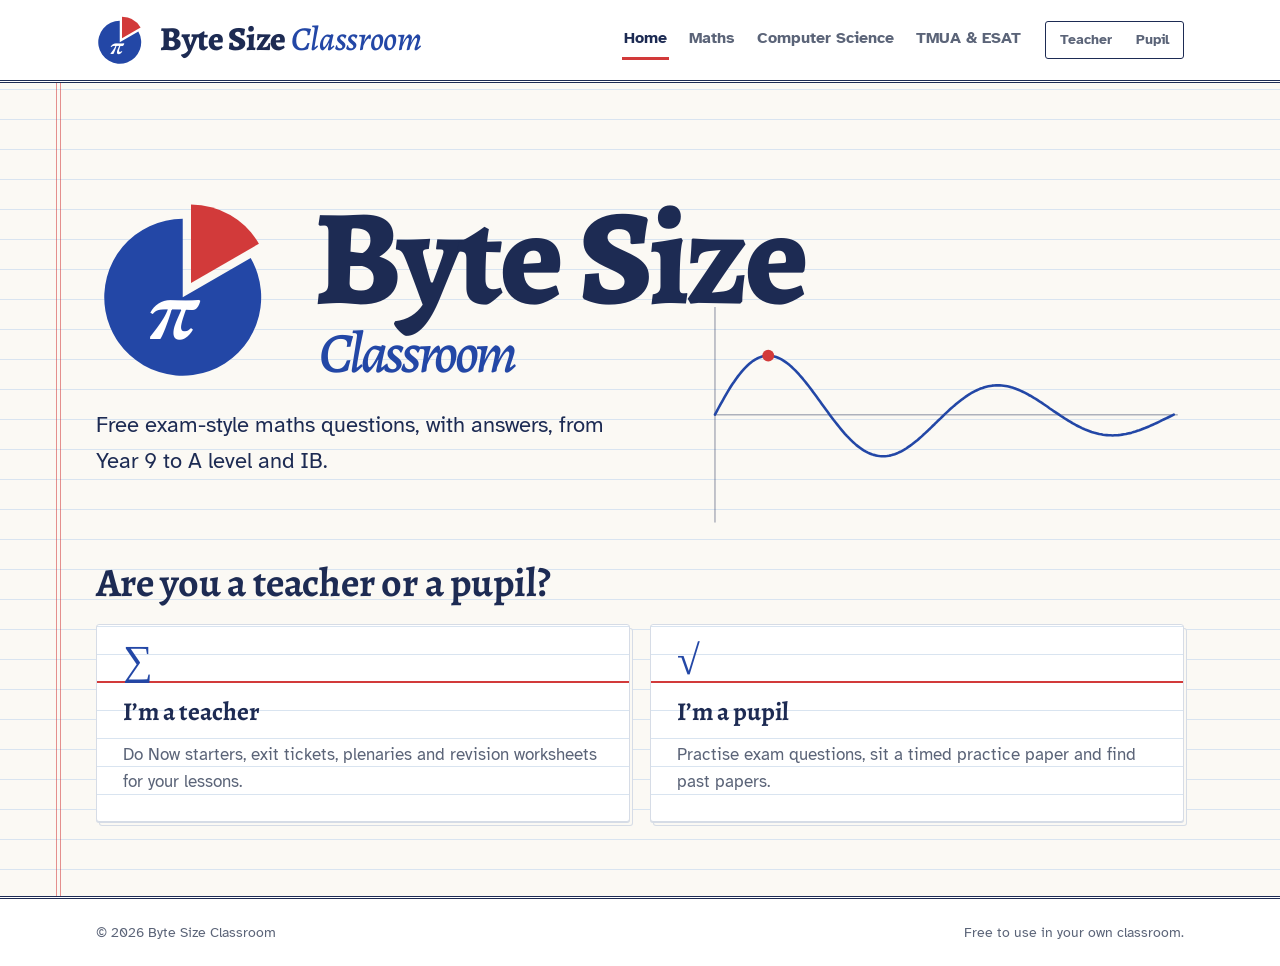
<file: index.html>
<!doctype html>
<html lang="en-GB">
<head>
<meta charset="utf-8">
<meta name="viewport" content="width=device-width, initial-scale=1, viewport-fit=cover">
<title>Byte Size Classroom</title>
<meta name="description" content="Free exam-style maths questions for the classroom: Do Now starters, exit tickets and revision, from Year 9 to A level and IB.">
<link rel="preconnect" href="https://fonts.googleapis.com">
<link rel="preconnect" href="https://fonts.gstatic.com" crossorigin>
<link rel="stylesheet" href="style.css?v=20261101o">
<link rel="stylesheet" href="theme.css?v=20261101o">
</head>
<body class="">
<header class="site-header">
  <div class="wrap">
    <div class="header-left">
      
      <a class="brand" href="index.html" aria-label="Byte Size Classroom home"><svg class="mark" viewBox="0 0 46 46" aria-hidden="true"><path class="pie" d="M21,25 L37.45,15.5 A19,19 0 1 1 21,6 Z"/><path class="bite" d="M23,21.54 L23,2.54 A19,19 0 0 1 39.45,12.04 Z"/><text class="pi" x="12.5" y="35" font-size="20">&#960;</text></svg><span class="bname">Byte Size <span class="cls">Classroom</span></span></a>
    </div>
    <div class="header-right">
    <nav aria-label="Main">
      <ul>
        <li><a href="index.html" aria-current="page">Home</a></li>
        <li><a href="maths.html">Maths</a></li>
        <li><a href="computer-science.html">Computer Science</a></li>
        <li><a href="tmua-esat.html">TMUA &amp; ESAT</a></li>
      </ul>
    </nav>
    <div class="role-switch" role="group" aria-label="I am a">
      <button type="button" data-set-role="teacher" aria-pressed="false">Teacher</button><button type="button" data-set-role="pupil" aria-pressed="false">Pupil</button>
    </div>
    </div>
  </div>
</header>
<main>
  <div class="wrap">
    <section class="home-hero">
      <svg class="hero-plot" viewBox="0 0 480 240" aria-hidden="true"><line class="ax" x1="10" y1="120" x2="474" y2="120"/><line class="ax" x1="10" y1="12" x2="10" y2="228"/><polyline class="curve" points="10.0,120.0 11.9,116.4 13.8,112.8 15.8,109.2 17.7,105.8 19.6,102.4 21.5,99.1 23.4,95.9 25.3,92.8 27.2,89.8 29.2,87.0 31.1,84.2 33.0,81.6 34.9,79.2 36.8,76.8 38.8,74.6 40.7,72.6 42.6,70.7 44.5,69.0 46.4,67.4 48.3,66.0 50.2,64.8 52.2,63.7 54.1,62.8 56.0,62.1 57.9,61.5 59.8,61.1 61.8,60.9 63.7,60.8 65.6,60.9 67.5,61.2 69.4,61.6 71.3,62.2 73.2,62.9 75.2,63.8 77.1,64.8 79.0,66.0 80.9,67.3 82.8,68.7 84.8,70.3 86.7,72.0 88.6,73.8 90.5,75.6 92.4,77.6 94.3,79.7 96.2,81.9 98.2,84.2 100.1,86.5 102.0,88.9 103.9,91.3 105.8,93.8 107.8,96.4 109.7,99.0 111.6,101.6 113.5,104.2 115.4,106.8 117.3,109.5 119.2,112.1 121.2,114.8 123.1,117.4 125.0,120.0 126.9,122.6 128.8,125.1 130.8,127.6 132.7,130.0 134.6,132.4 136.5,134.7 138.4,137.0 140.3,139.2 142.2,141.3 144.2,143.3 146.1,145.2 148.0,147.1 149.9,148.8 151.8,150.5 153.8,152.0 155.7,153.4 157.6,154.8 159.5,156.0 161.4,157.1 163.3,158.1 165.2,158.9 167.2,159.7 169.1,160.3 171.0,160.8 172.9,161.2 174.8,161.5 176.8,161.7 178.7,161.7 180.6,161.7 182.5,161.5 184.4,161.2 186.3,160.8 188.2,160.2 190.2,159.6 192.1,158.9 194.0,158.1 195.9,157.2 197.8,156.2 199.8,155.1 201.7,153.9 203.6,152.6 205.5,151.3 207.4,149.9 209.3,148.4 211.2,146.9 213.2,145.3 215.1,143.6 217.0,142.0 218.9,140.2 220.8,138.5 222.8,136.7 224.7,134.8 226.6,133.0 228.5,131.1 230.4,129.3 232.3,127.4 234.2,125.5 236.2,123.7 238.1,121.8 240.0,120.0 241.9,118.2 243.8,116.4 245.7,114.6 247.7,112.9 249.6,111.2 251.5,109.6 253.4,108.0 255.3,106.5 257.2,105.0 259.2,103.6 261.1,102.2 263.0,100.9 264.9,99.7 266.8,98.5 268.8,97.4 270.7,96.4 272.6,95.5 274.5,94.6 276.4,93.8 278.3,93.2 280.2,92.5 282.2,92.0 284.1,91.6 286.0,91.2 287.9,90.9 289.8,90.7 291.8,90.6 293.7,90.6 295.6,90.6 297.5,90.8 299.4,91.0 301.3,91.2 303.2,91.6 305.2,92.0 307.1,92.6 309.0,93.1 310.9,93.8 312.8,94.5 314.8,95.3 316.7,96.1 318.6,97.0 320.5,97.9 322.4,98.9 324.3,100.0 326.2,101.0 328.2,102.2 330.1,103.3 332.0,104.5 333.9,105.7 335.8,107.0 337.8,108.2 339.7,109.5 341.6,110.8 343.5,112.1 345.4,113.5 347.3,114.8 349.2,116.1 351.2,117.4 353.1,118.7 355.0,120.0 356.9,121.3 358.8,122.5 360.8,123.8 362.7,125.0 364.6,126.2 366.5,127.3 368.4,128.5 370.3,129.5 372.2,130.6 374.2,131.6 376.1,132.5 378.0,133.5 379.9,134.3 381.8,135.2 383.8,135.9 385.7,136.6 387.6,137.3 389.5,137.9 391.4,138.4 393.3,138.9 395.2,139.4 397.2,139.7 399.1,140.1 401.0,140.3 402.9,140.5 404.8,140.7 406.8,140.7 408.7,140.8 410.6,140.7 412.5,140.6 414.4,140.5 416.3,140.3 418.2,140.0 420.2,139.7 422.1,139.4 424.0,138.9 425.9,138.5 427.8,138.0 429.8,137.4 431.7,136.9 433.6,136.2 435.5,135.6 437.4,134.9 439.3,134.1 441.2,133.4 443.2,132.6 445.1,131.8 447.0,130.9 448.9,130.1 450.8,129.2 452.8,128.3 454.7,127.4 456.6,126.5 458.5,125.5 460.4,124.6 462.3,123.7 464.2,122.8 466.2,121.8 468.1,120.9 470.0,120.0"/><circle class="pt" cx="63.4" cy="60.8" r="6"/></svg>
      <h1 class="wordmark"><svg class="mark" viewBox="0 0 46 46" aria-hidden="true"><path class="pie" d="M21,25 L37.45,15.5 A19,19 0 1 1 21,6 Z"/><path class="bite" d="M23,21.54 L23,2.54 A19,19 0 0 1 39.45,12.04 Z"/><text class="pi" x="12.5" y="35" font-size="20">&#960;</text></svg><span class="wm-text"><span>Byte Size</span> <span class="cls">Classroom</span></span></h1>
      <p class="lede">Free exam-style maths questions, with answers, from Year 9 to A level and IB.</p>
    </section>

    <section class="role-ask" id="role-ask">
      <h2>Are you a teacher or a pupil?</h2>
      <div class="role-choices">
        <button type="button" class="role-choice" data-set-role="teacher">
          <span class="sym">&#8721;</span>
          <b>I’m a teacher</b>
          <span>Do Now starters, exit tickets, plenaries and revision worksheets for your lessons.</span>
        </button>
        <button type="button" class="role-choice" data-set-role="pupil">
          <span class="sym">&#8730;</span>
          <b>I’m a pupil</b>
          <span>Practise exam questions, sit a timed practice paper and find past papers.</span>
        </button>
      </div>
    </section>

    <section data-role-only="teacher" hidden>
      <div class="section-head"><h2>For your lessons</h2><p>Every course has four ready-made activities, at three levels of difficulty.</p></div>
      <ul class="tools-explained">
        <li><h3>Do Now</h3><p>1 to 15 starter questions on one topic or mixed retrieval, ready to present on the board.</p></li>
        <li><h3>Exit ticket</h3><p>A short end-of-lesson check that finishes with a confidence rating.</p></li>
        <li><h3>Plenary</h3><p>3-2-1, hinge questions, mistake hunts and more, made from questions in your course.</p></li>
        <li><h3>Revision worksheet</h3><p>Up to 20 exam-style questions with a mark scheme, to present or print.</p></li>
      </ul>
      <p class="cta"><a class="btn" href="maths.html">Choose your course</a></p>
    </section>

    <section data-role-only="pupil" hidden>
      <div class="section-head"><h2>For your revision</h2><p>Pick your course, then choose how you want to work.</p></div>
      <ul class="tools-explained">
        <li><h3>Practise</h3><p>One question at a time, on one topic or all of them. Questions you get wrong go on your list of things to work on, each with a video.</p></li>
        <li><h3>Practice paper</h3><p>A timed paper of 30 to 90 minutes from across your course. Mark it yourself with the mark scheme and see your score.</p></li>
        <li><h3>Past papers</h3><p>Links to the official past papers and mark schemes from your exam board.</p></li>
      </ul>
      <p class="cta"><a class="btn" href="maths.html">Choose your course</a></p>
    </section>
  </div>
</main>
<footer class="site">
  <div class="wrap">
    <span>&copy; 2026 Byte Size Classroom</span>
    <span>Free to use in your own classroom.</span>
  </div>
</footer>
<script>
(function () {
  // Teacher or pupil: remembered on this device, chosen on the home page or with the switch in the header
  var KEY = 'bsc-role', role = null;
  try { role = localStorage.getItem(KEY); } catch (e) {}
  if (!role && document.body.getAttribute('data-role')) role = document.body.getAttribute('data-role');
  function apply() {
    document.querySelectorAll('[data-role-only]').forEach(function (el) { el.hidden = el.getAttribute('data-role-only') !== role; });
    var ask = document.getElementById('role-ask'); if (ask) ask.hidden = !!role;
    document.querySelectorAll('.role-switch [data-set-role]').forEach(function (b) { b.setAttribute('aria-pressed', b.getAttribute('data-set-role') === role); });
  }
  document.querySelectorAll('[data-set-role]').forEach(function (b) {
    b.addEventListener('click', function () {
      var r = b.getAttribute('data-set-role'), changed = r !== role; role = r;
      try { localStorage.setItem(KEY, r); } catch (e) {}
      var tool = document.querySelector('#tool[data-fixed]');
      if (tool && changed) { location.href = 'course.html?m=' + (r === 'pupil' ? 'practise' : 'donow') + location.hash; return; }
      apply();
    });
  });
  apply();
  // Back button: previous page if it was on this site, otherwise the parent page
  var back = document.querySelector('.back');
  if (back) back.addEventListener('click', function () {
    var ref = document.referrer, same = false;
    try { same = ref && new URL(ref).origin === location.origin; } catch (e) {}
    if (same && history.length > 1) history.back(); else location.href = back.dataset.parent;
  });
  // Show / hide answers
  document.querySelectorAll('[data-answers]').forEach(function (b) {
    b.addEventListener('click', function () {
      var s = b.closest('.slide'); var on = s.classList.toggle('show');
      b.textContent = on ? 'Hide answers' : 'Show answers';
      b.setAttribute('aria-pressed', on);
    });
  });
  // Present full screen on the board
  function stop(s) {
    s.classList.remove('presenting'); document.body.classList.remove('is-presenting');
    var p = s.querySelector('.present'); if (p) p.textContent = 'Present';
    if (document.fullscreenElement) { document.exitFullscreen().catch(function () {}); }
  }
  document.querySelectorAll('.present').forEach(function (b) {
    b.addEventListener('click', function () {
      var s = b.closest('.slide');
      if (s.classList.contains('presenting')) { stop(s); return; }
      s.classList.add('presenting'); document.body.classList.add('is-presenting'); b.textContent = 'Close';
      if (document.documentElement.requestFullscreen) { document.documentElement.requestFullscreen().catch(function () {}); }
    });
  });
  document.addEventListener('keydown', function (e) {
    if (e.key === 'Escape') { var s = document.querySelector('.slide.presenting'); if (s) stop(s); }
  });
  document.addEventListener('fullscreenchange', function () {
    if (!document.fullscreenElement) { var s = document.querySelector('.slide.presenting'); if (s) stop(s); }
  });
  // Level filters
  document.querySelectorAll('.filters').forEach(function (f) {
    var grid = document.getElementById(f.dataset.for);
    f.querySelectorAll('.chip').forEach(function (c) {
      c.addEventListener('click', function () {
        f.querySelectorAll('.chip').forEach(function (x) { x.setAttribute('aria-pressed', 'false'); });
        c.setAttribute('aria-pressed', 'true');
        var lvl = c.dataset.level;
        grid.querySelectorAll('.slide').forEach(function (s) { s.hidden = !(lvl === 'all' || s.dataset.level === lvl); });
      });
    });
  });
  // Multiple-choice practice
  document.querySelectorAll('.mcq').forEach(function (q) {
    q.querySelectorAll('.opt').forEach(function (o) {
      o.addEventListener('click', function () {
        q.querySelectorAll('.opt').forEach(function (x) { x.classList.remove('right', 'wrong'); });
        o.classList.add(o.dataset.correct ? 'right' : 'wrong');
      });
    });
  });
})();
</script>
</body>
</html>
</file>
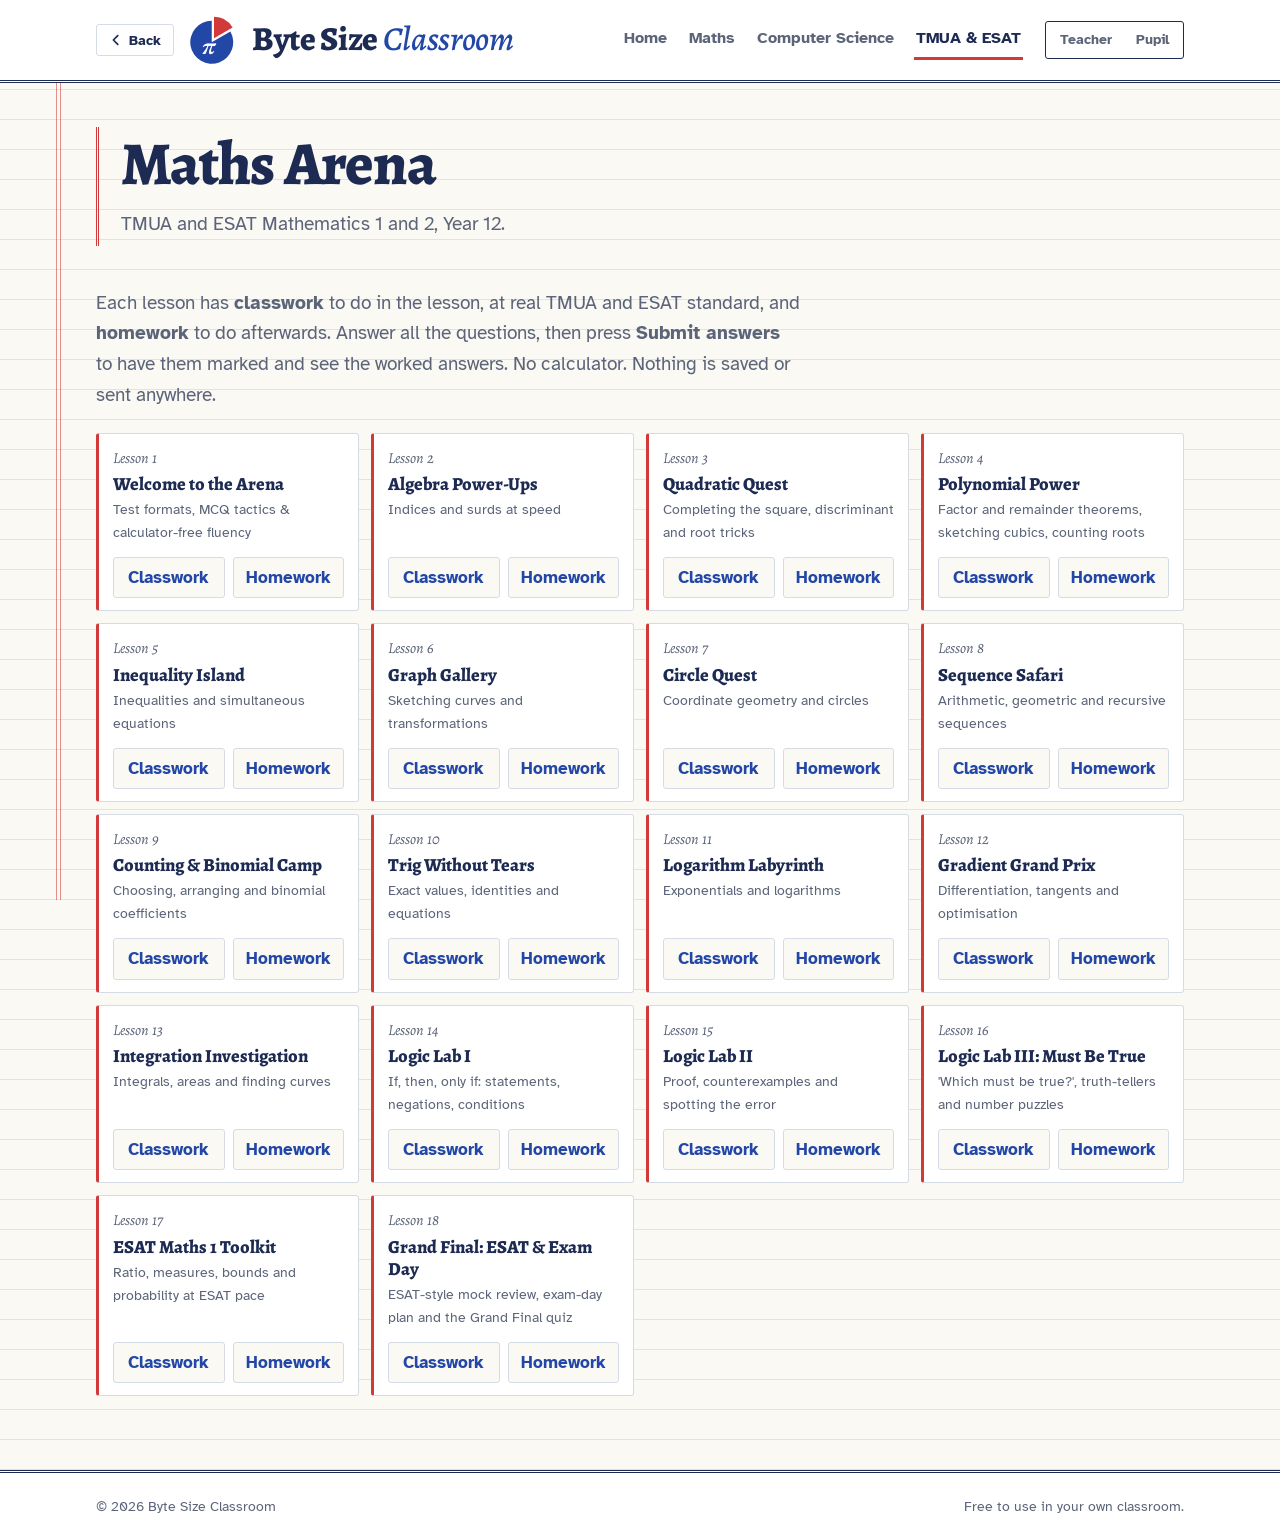
<file: arena/index.html>
<!doctype html><html lang="en-GB"><head><meta charset="utf-8"><meta name="robots" content="noindex"><title>Maths Arena</title><meta http-equiv="refresh" content="1; url=../maths-arena.html"><script>location.replace("../maths-arena.html" + location.hash);</script></head><body><p><a href="../maths-arena.html">Maths Arena</a></p></body></html>
</file>
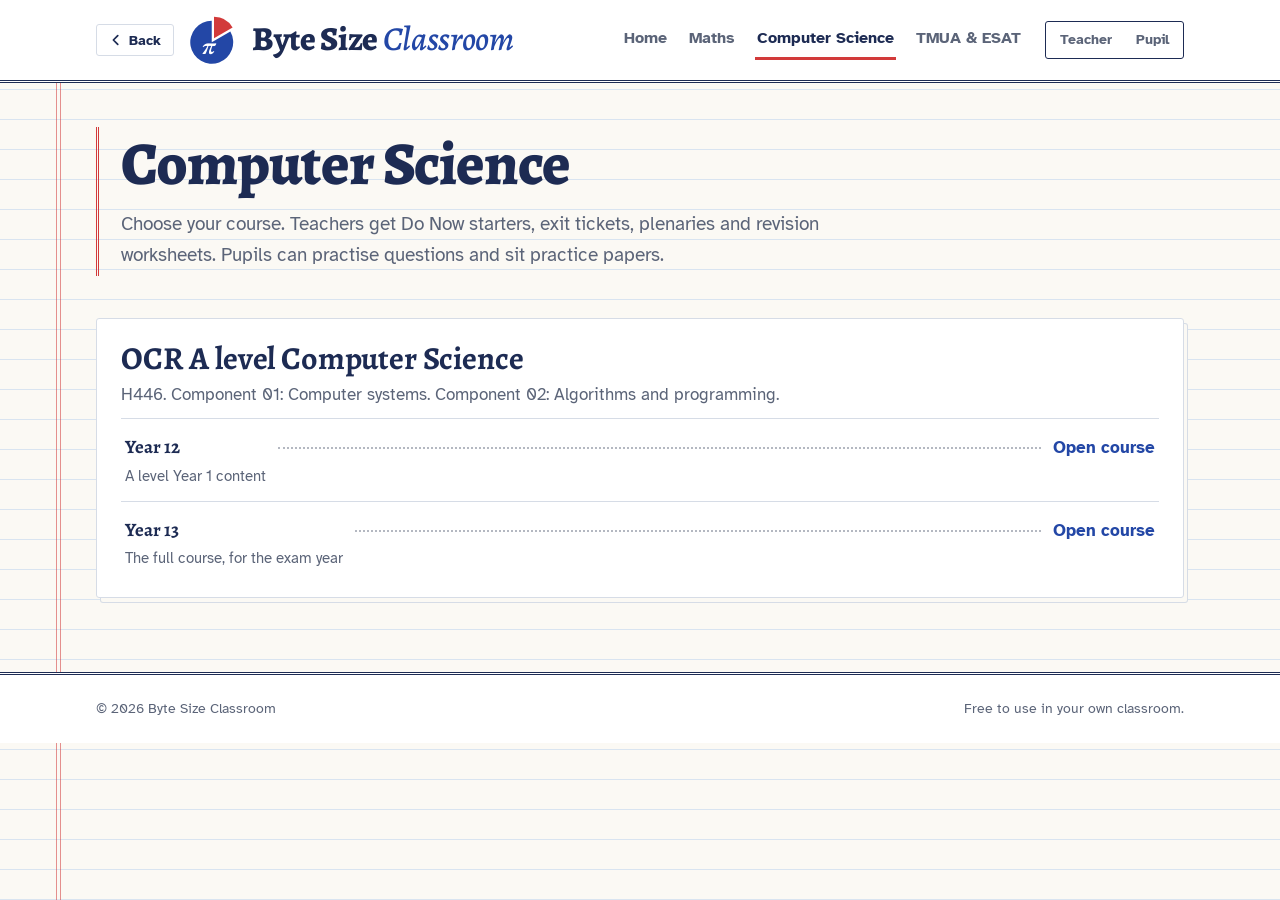
<file: computer-science.html>
<!doctype html>
<html lang="en-GB">
<head>
<meta charset="utf-8">
<meta name="viewport" content="width=device-width, initial-scale=1, viewport-fit=cover">
<title>Computer Science | Byte Size Classroom</title>
<meta name="description" content="OCR A level Computer Science (H446): Do Now starters, exit tickets, plenaries, revision questions and practice papers.">
<link rel="preconnect" href="https://fonts.googleapis.com">
<link rel="preconnect" href="https://fonts.gstatic.com" crossorigin>
<link rel="stylesheet" href="style.css?v=20261101o">
<link rel="stylesheet" href="theme.css?v=20261101o">
</head>
<body class="">
<header class="site-header">
  <div class="wrap">
    <div class="header-left">
      <button class="back" type="button" data-parent="index.html"><svg viewBox="0 0 16 16" aria-hidden="true"><path d="M10 3 5 8l5 5" fill="none" stroke="currentColor" stroke-width="2" stroke-linecap="round" stroke-linejoin="round"/></svg>Back</button>
      <a class="brand" href="index.html" aria-label="Byte Size Classroom home"><svg class="mark" viewBox="0 0 46 46" aria-hidden="true"><path class="pie" d="M21,25 L37.45,15.5 A19,19 0 1 1 21,6 Z"/><path class="bite" d="M23,21.54 L23,2.54 A19,19 0 0 1 39.45,12.04 Z"/><text class="pi" x="12.5" y="35" font-size="20">&#960;</text></svg><span class="bname">Byte Size <span class="cls">Classroom</span></span></a>
    </div>
    <div class="header-right">
    <nav aria-label="Main">
      <ul>
        <li><a href="index.html">Home</a></li>
        <li><a href="maths.html">Maths</a></li>
        <li><a href="computer-science.html" aria-current="page">Computer Science</a></li>
        <li><a href="tmua-esat.html">TMUA &amp; ESAT</a></li>
      </ul>
    </nav>
    <div class="role-switch" role="group" aria-label="I am a">
      <button type="button" data-set-role="teacher" aria-pressed="false">Teacher</button><button type="button" data-set-role="pupil" aria-pressed="false">Pupil</button>
    </div>
    </div>
  </div>
</header>
<main>
  <div class="wrap">
    <section class="hero">
      <h1>Computer Science</h1>
      <p class="lede">Choose your course. Teachers get Do Now starters, exit tickets, plenaries and revision worksheets. Pupils can practise questions and sit practice papers.</p>
    </section>
    <section>
      <div class="catalogue">
      <div class="level">
        <h2>OCR A level Computer Science</h2>
        <p>H446. Component 01: Computer systems. Component 02: Algorithms and programming.</p>
        <ul class="toc">
          <li><a href="course.html#course=ocr-cs-1"><span class="cname"><b>Year 12</b><span>A level Year 1 content</span></span><span class="dots"></span><span class="open">Open course</span></a></li>
          <li><a href="course.html#course=ocr-cs-2"><span class="cname"><b>Year 13</b><span>The full course, for the exam year</span></span><span class="dots"></span><span class="open">Open course</span></a></li>
        </ul>
      </div>
      </div>
    </section>
  </div>
</main>
<footer class="site">
  <div class="wrap">
    <span>&copy; 2026 Byte Size Classroom</span>
    <span>Free to use in your own classroom.</span>
  </div>
</footer>
<script>
(function () {
  // Teacher or pupil: remembered on this device, chosen on the home page or with the switch in the header
  var KEY = 'bsc-role', role = null;
  try { role = localStorage.getItem(KEY); } catch (e) {}
  if (!role && document.body.getAttribute('data-role')) role = document.body.getAttribute('data-role');
  function apply() {
    document.querySelectorAll('[data-role-only]').forEach(function (el) { el.hidden = el.getAttribute('data-role-only') !== role; });
    var ask = document.getElementById('role-ask'); if (ask) ask.hidden = !!role;
    document.querySelectorAll('.role-switch [data-set-role]').forEach(function (b) { b.setAttribute('aria-pressed', b.getAttribute('data-set-role') === role); });
  }
  document.querySelectorAll('[data-set-role]').forEach(function (b) {
    b.addEventListener('click', function () {
      var r = b.getAttribute('data-set-role'), changed = r !== role; role = r;
      try { localStorage.setItem(KEY, r); } catch (e) {}
      var tool = document.querySelector('#tool[data-fixed]');
      if (tool && changed) { location.href = 'course.html?m=' + (r === 'pupil' ? 'practise' : 'donow') + location.hash; return; }
      apply();
    });
  });
  apply();
  // Back button: previous page if it was on this site, otherwise the parent page
  var back = document.querySelector('.back');
  if (back) back.addEventListener('click', function () {
    var ref = document.referrer, same = false;
    try { same = ref && new URL(ref).origin === location.origin; } catch (e) {}
    if (same && history.length > 1) history.back(); else location.href = back.dataset.parent;
  });
  // Show / hide answers
  document.querySelectorAll('[data-answers]').forEach(function (b) {
    b.addEventListener('click', function () {
      var s = b.closest('.slide'); var on = s.classList.toggle('show');
      b.textContent = on ? 'Hide answers' : 'Show answers';
      b.setAttribute('aria-pressed', on);
    });
  });
  // Present full screen on the board
  function stop(s) {
    s.classList.remove('presenting'); document.body.classList.remove('is-presenting');
    var p = s.querySelector('.present'); if (p) p.textContent = 'Present';
    if (document.fullscreenElement) { document.exitFullscreen().catch(function () {}); }
  }
  document.querySelectorAll('.present').forEach(function (b) {
    b.addEventListener('click', function () {
      var s = b.closest('.slide');
      if (s.classList.contains('presenting')) { stop(s); return; }
      s.classList.add('presenting'); document.body.classList.add('is-presenting'); b.textContent = 'Close';
      if (document.documentElement.requestFullscreen) { document.documentElement.requestFullscreen().catch(function () {}); }
    });
  });
  document.addEventListener('keydown', function (e) {
    if (e.key === 'Escape') { var s = document.querySelector('.slide.presenting'); if (s) stop(s); }
  });
  document.addEventListener('fullscreenchange', function () {
    if (!document.fullscreenElement) { var s = document.querySelector('.slide.presenting'); if (s) stop(s); }
  });
  // Level filters
  document.querySelectorAll('.filters').forEach(function (f) {
    var grid = document.getElementById(f.dataset.for);
    f.querySelectorAll('.chip').forEach(function (c) {
      c.addEventListener('click', function () {
        f.querySelectorAll('.chip').forEach(function (x) { x.setAttribute('aria-pressed', 'false'); });
        c.setAttribute('aria-pressed', 'true');
        var lvl = c.dataset.level;
        grid.querySelectorAll('.slide').forEach(function (s) { s.hidden = !(lvl === 'all' || s.dataset.level === lvl); });
      });
    });
  });
  // Multiple-choice practice
  document.querySelectorAll('.mcq').forEach(function (q) {
    q.querySelectorAll('.opt').forEach(function (o) {
      o.addEventListener('click', function () {
        q.querySelectorAll('.opt').forEach(function (x) { x.classList.remove('right', 'wrong'); });
        o.classList.add(o.dataset.correct ? 'right' : 'wrong');
      });
    });
  });
})();
</script>
</body>
</html>
</file>
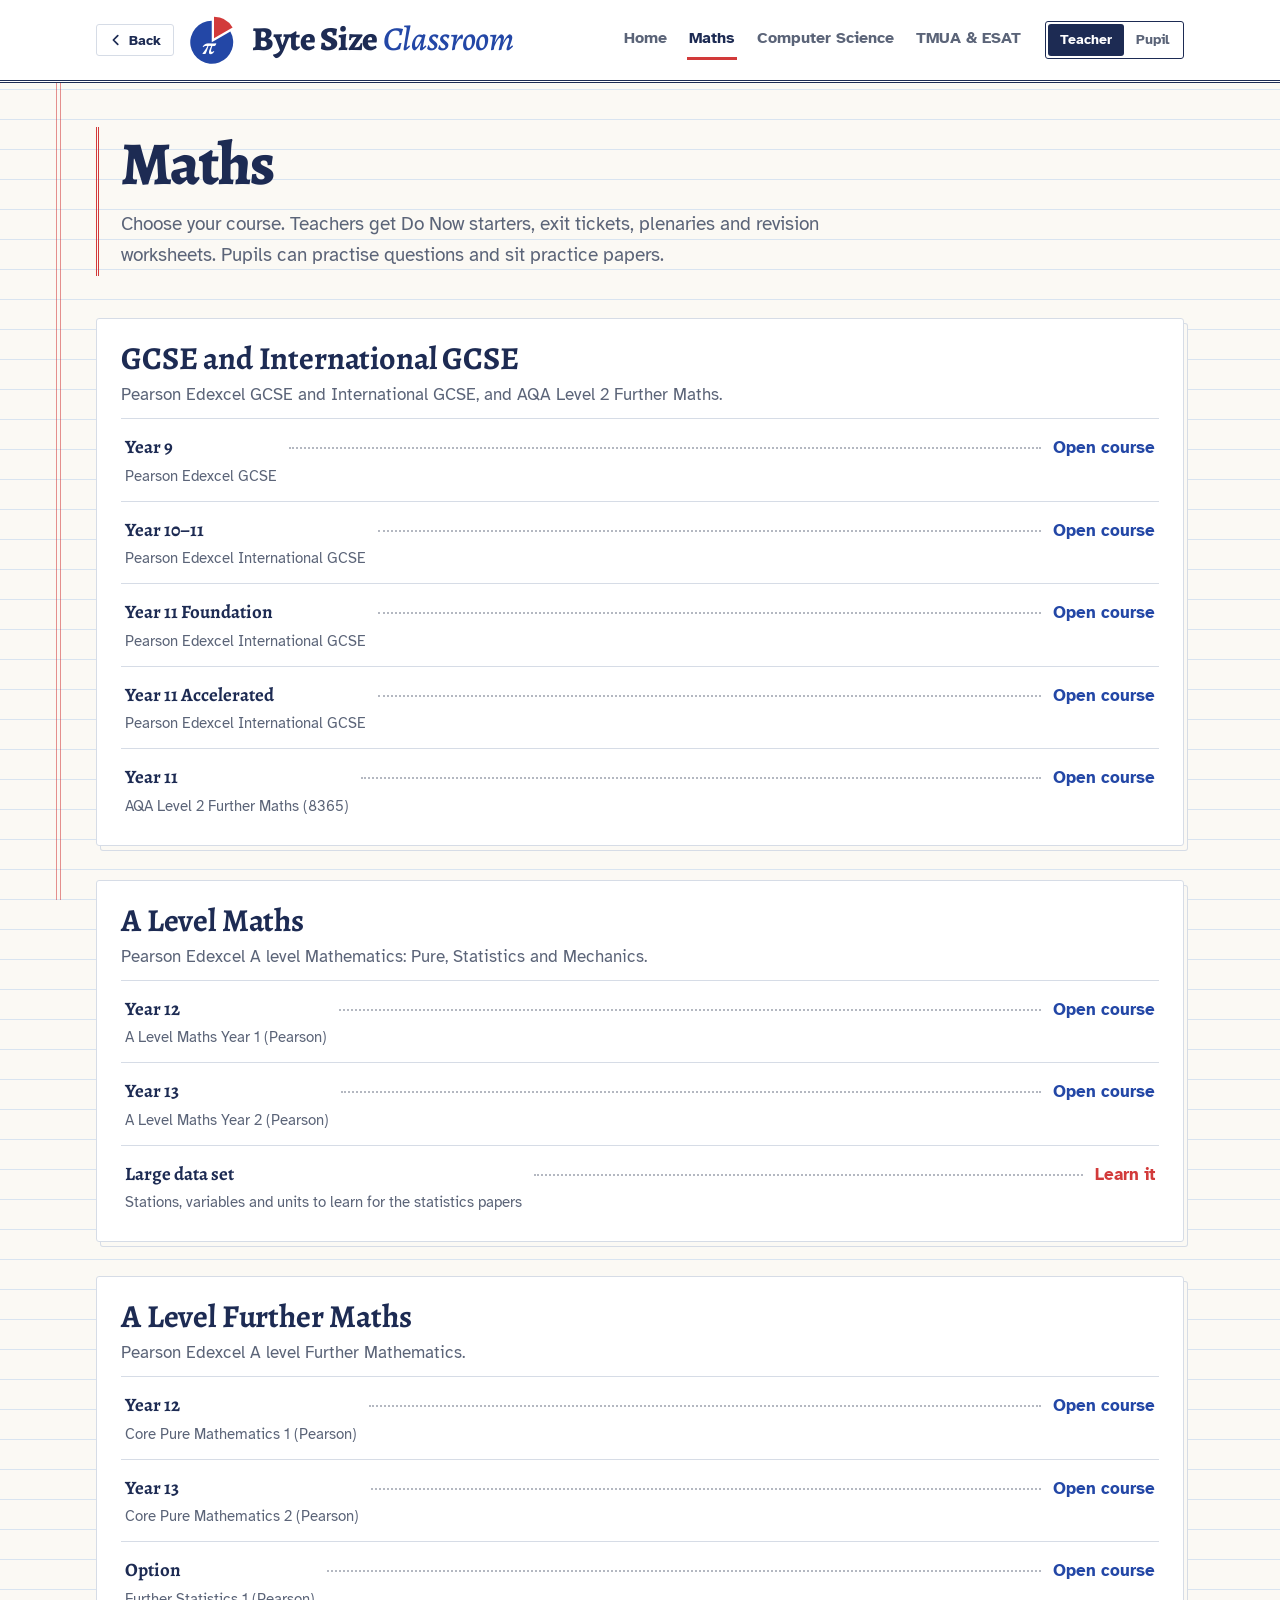
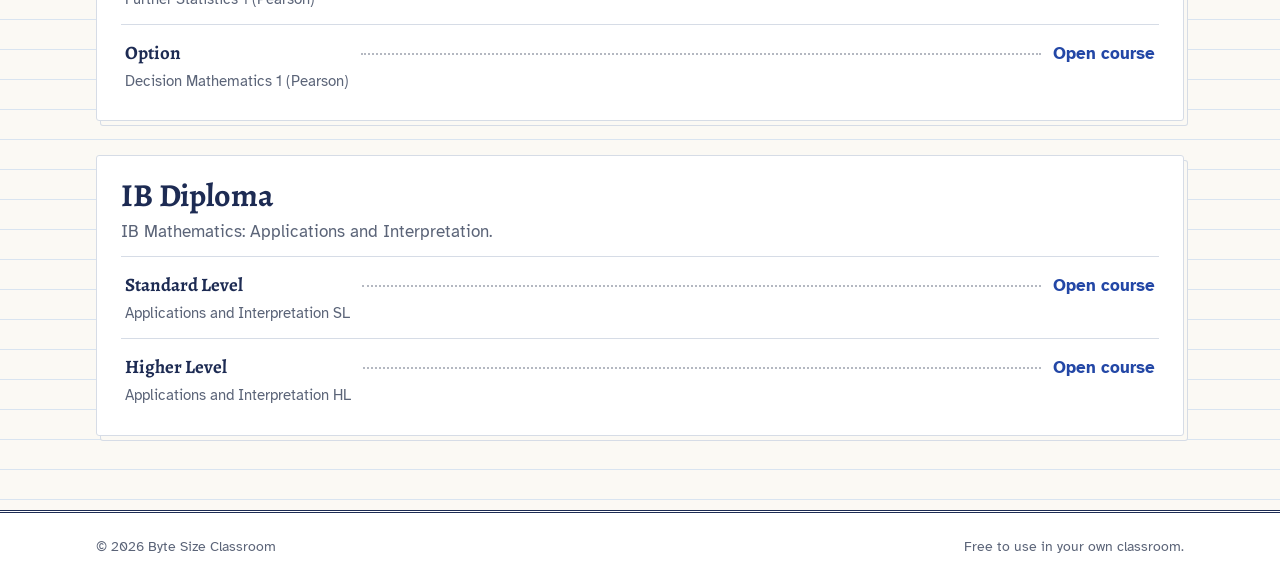
<file: do-now.html>
<!doctype html><html lang="en-GB"><head><meta charset="utf-8"><meta name="robots" content="noindex"><title>Byte Size Classroom</title><meta http-equiv="refresh" content="1; url=maths.html"><script>var h=location.hash; location.replace(/course=/.test(h) ? 'course.html?m=donow' + h : 'maths.html');</script></head><body><p><a href="maths.html">Byte Size Classroom</a></p></body></html>
</file>
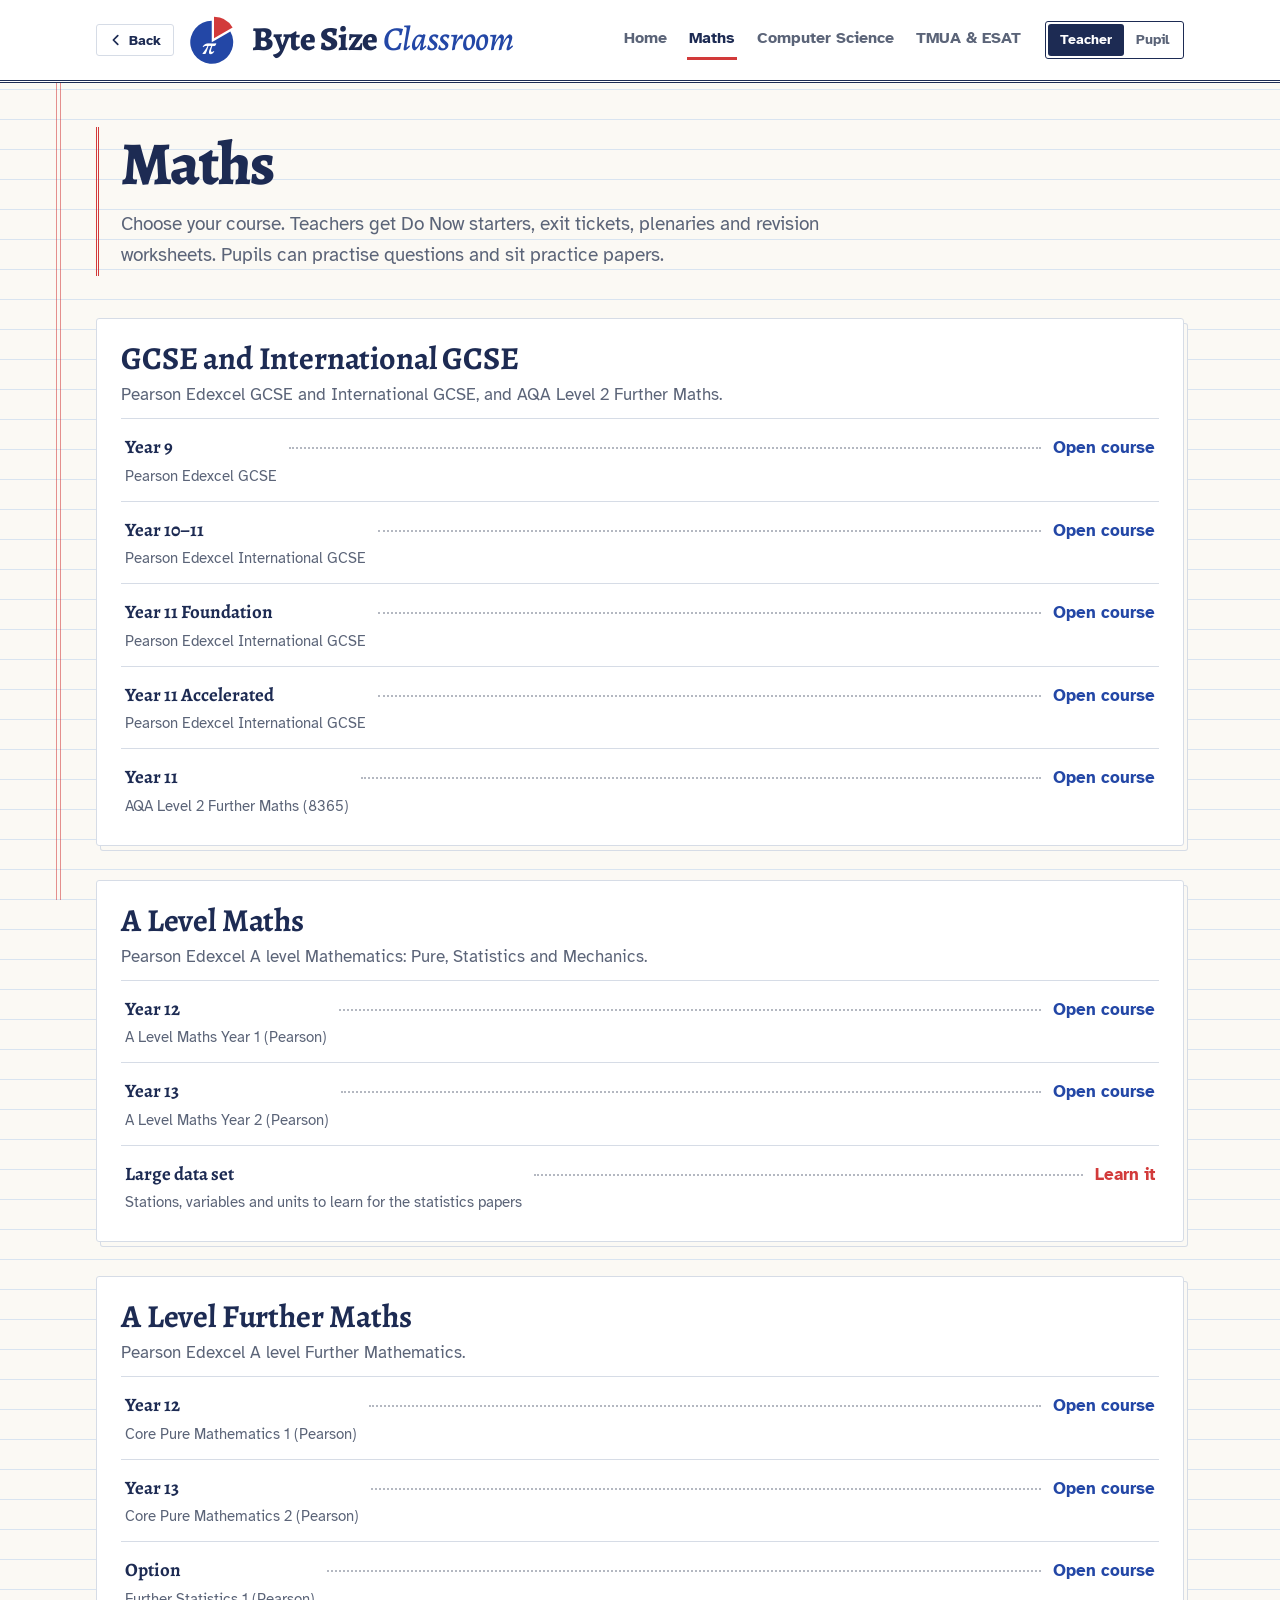
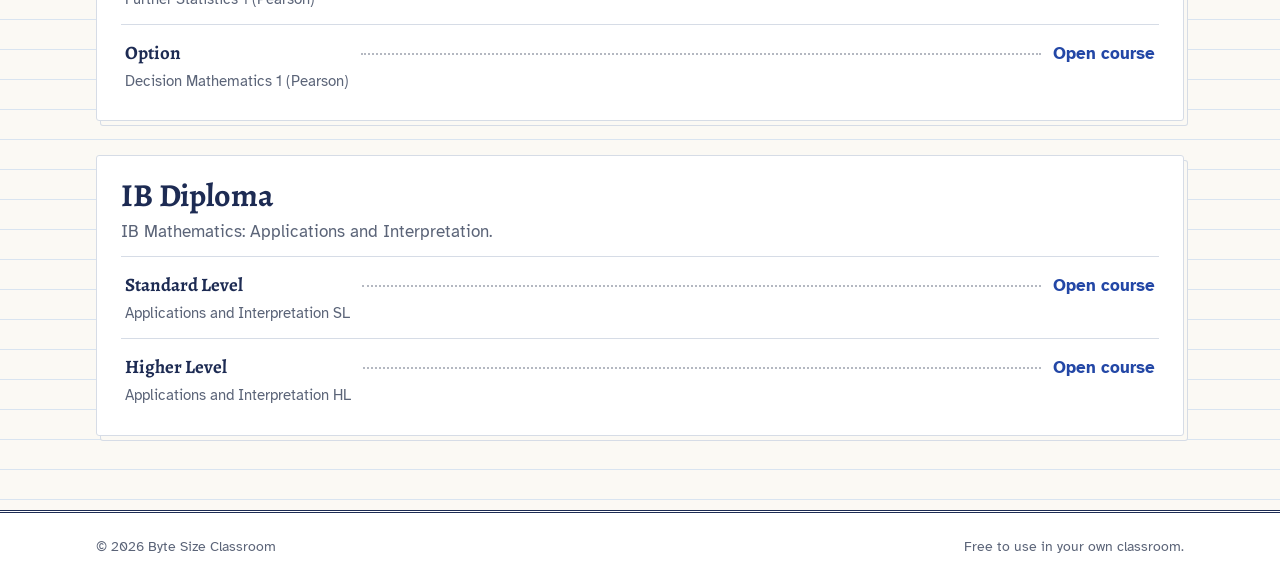
<file: exit-tickets.html>
<!doctype html><html lang="en-GB"><head><meta charset="utf-8"><meta name="robots" content="noindex"><title>Byte Size Classroom</title><meta http-equiv="refresh" content="1; url=maths.html"><script>var h=location.hash; location.replace(/course=/.test(h) ? 'course.html?m=exit' + h : 'maths.html');</script></head><body><p><a href="maths.html">Byte Size Classroom</a></p></body></html>
</file>
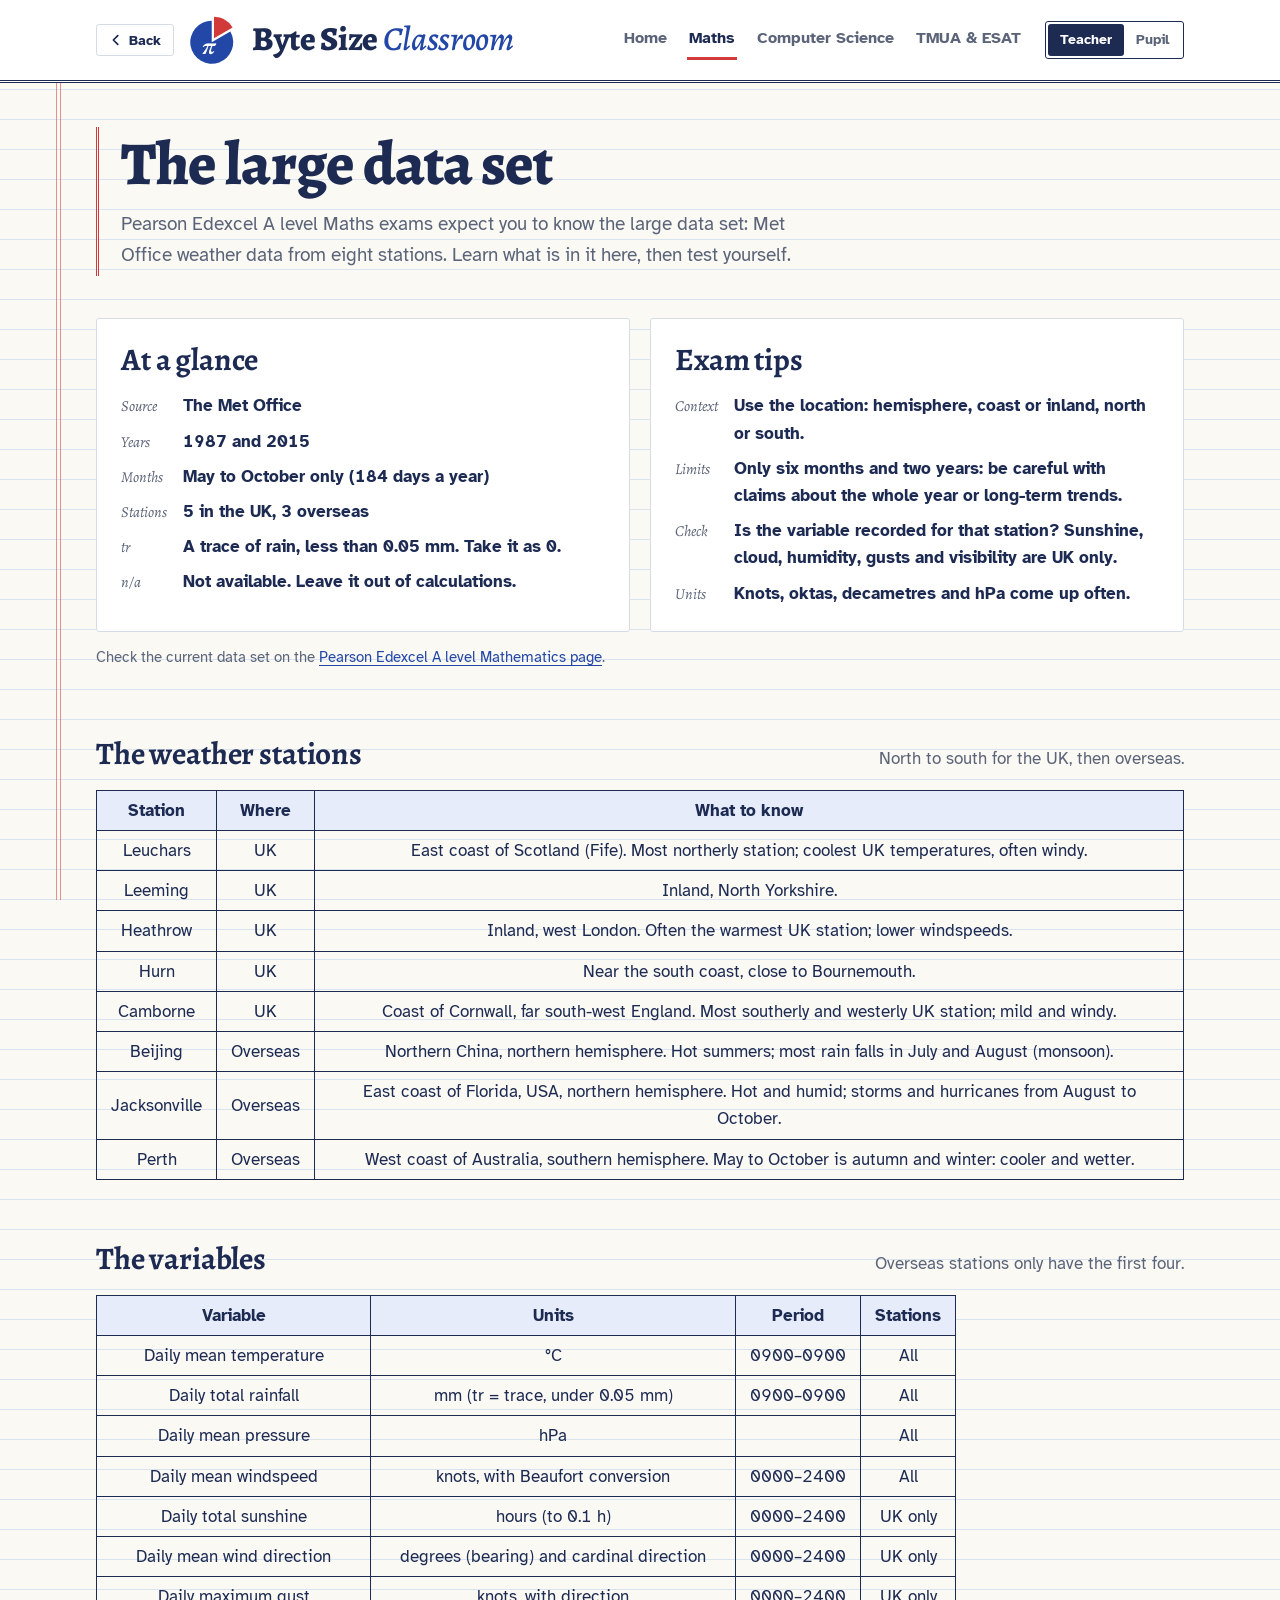
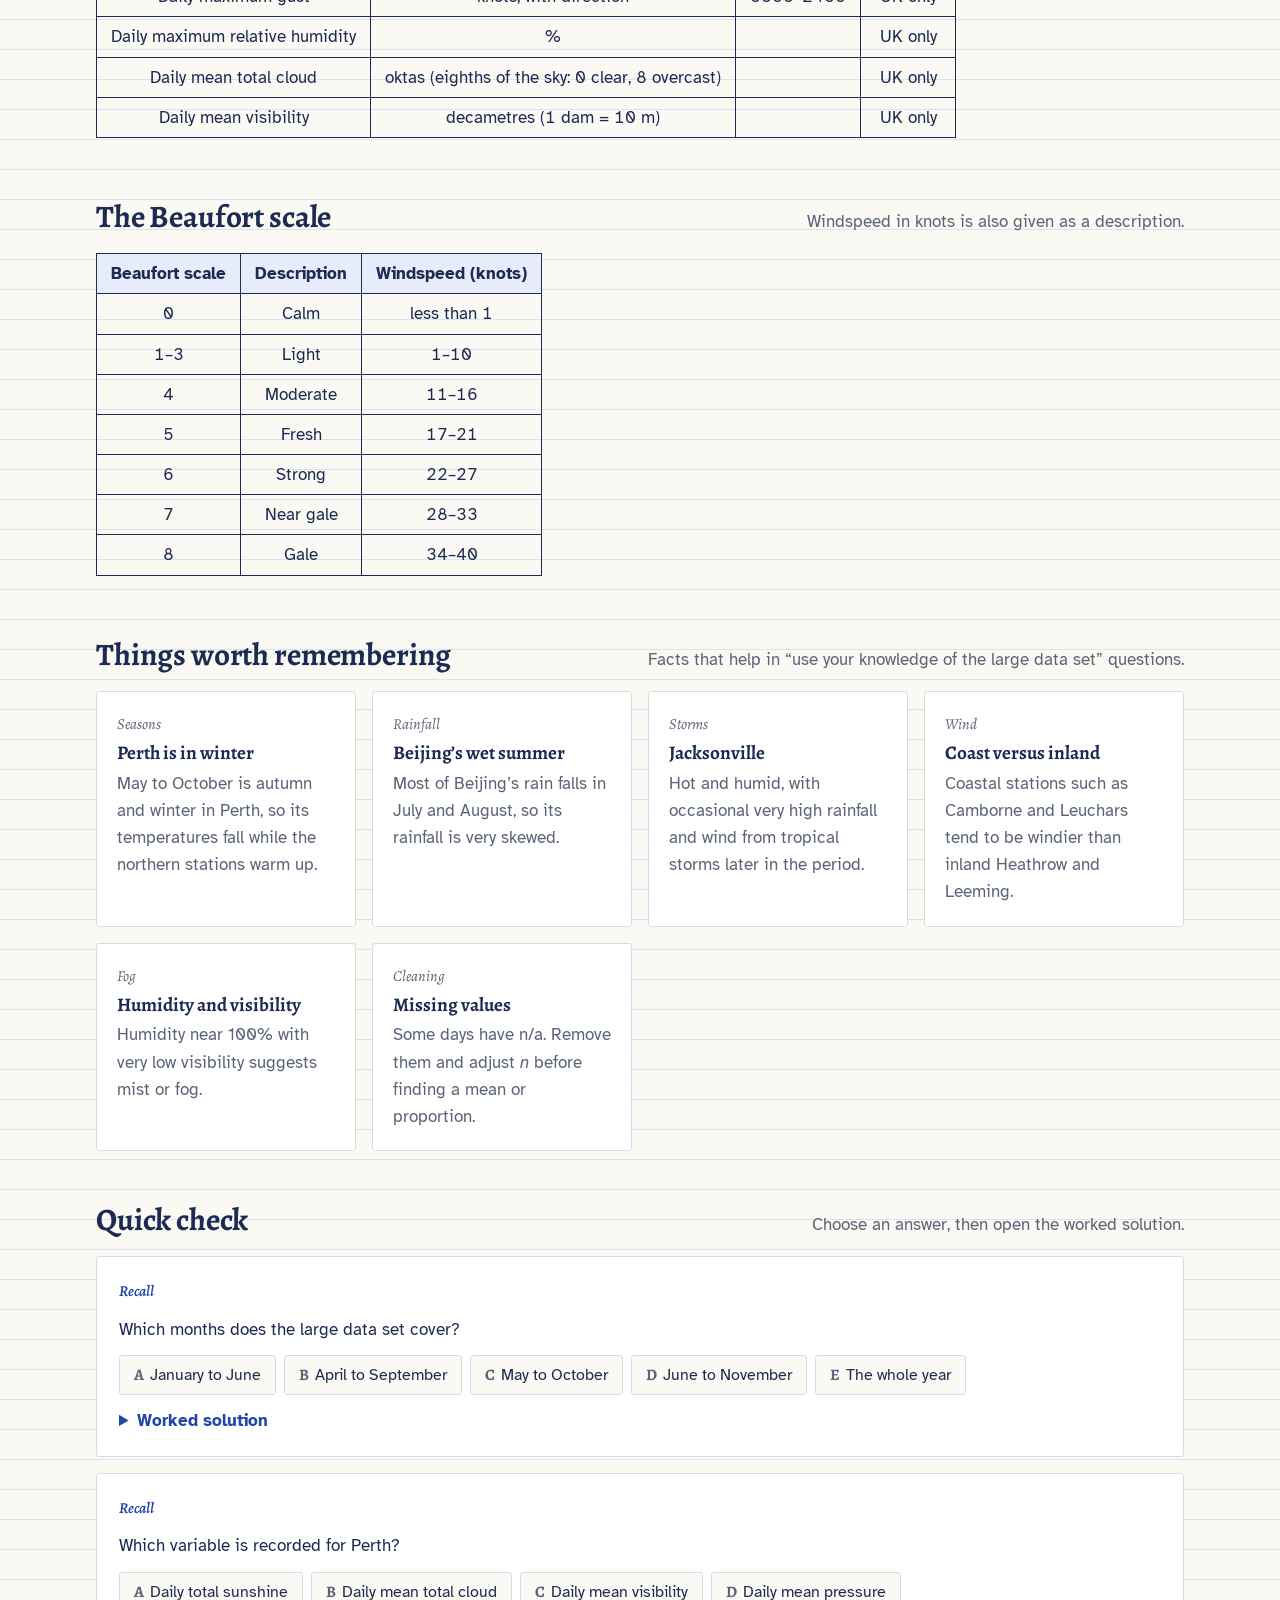
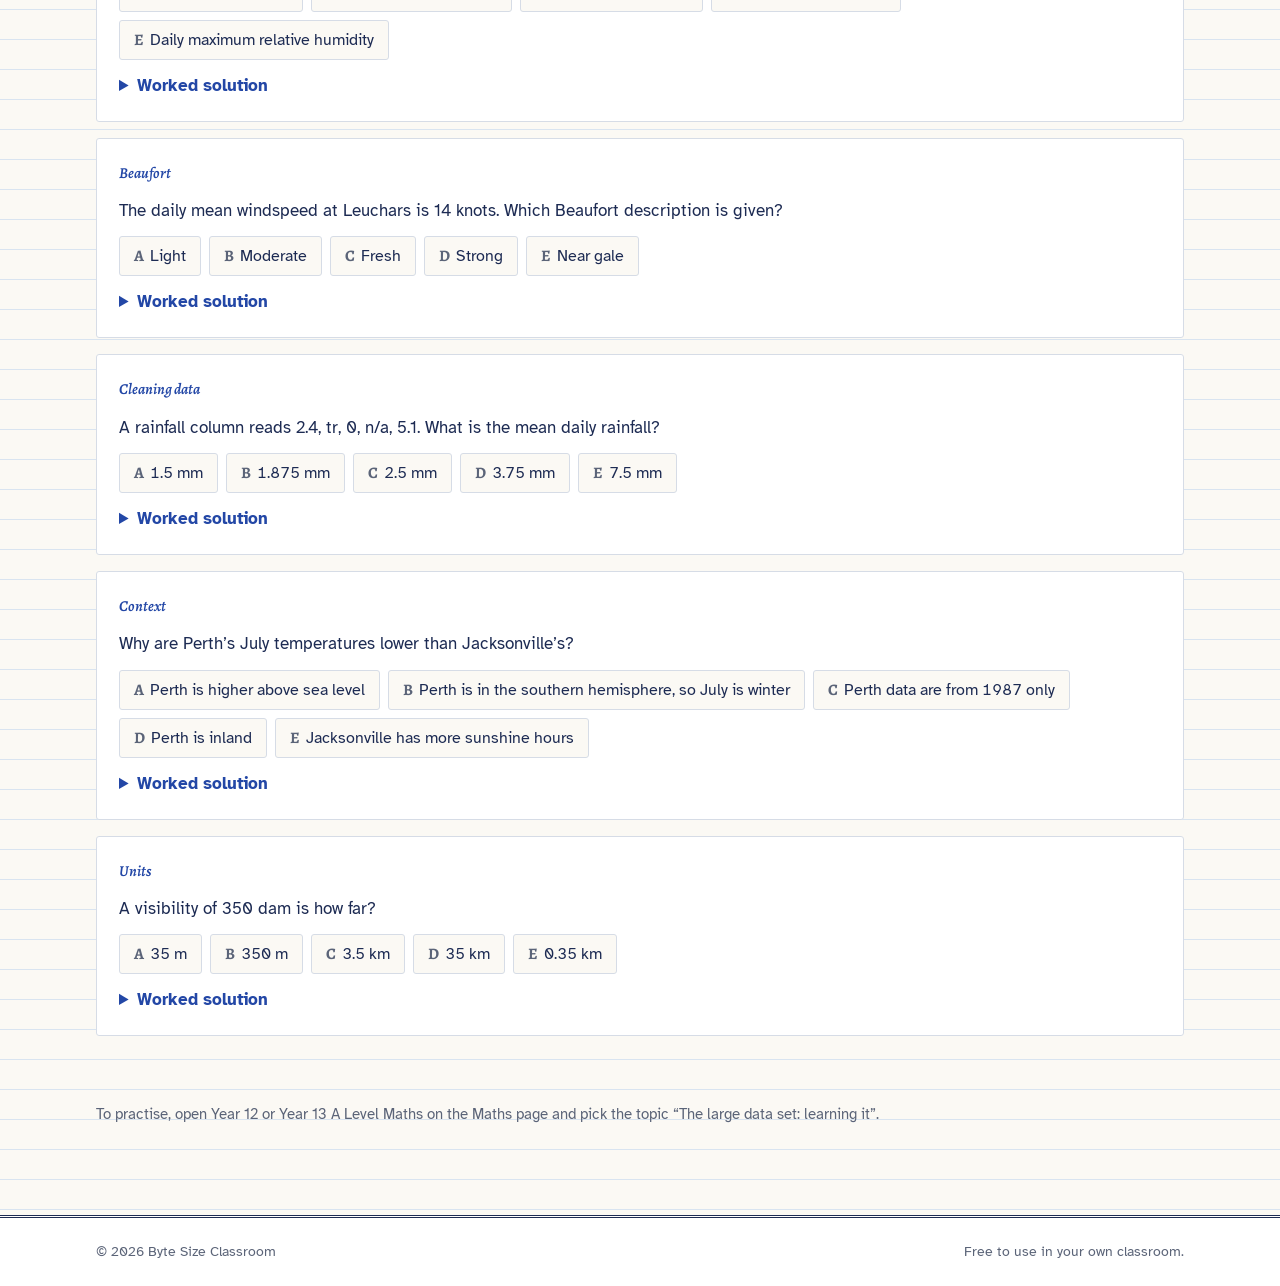
<file: large-data-set.html>
<!doctype html>
<html lang="en-GB">
<head>
<meta charset="utf-8">
<meta name="viewport" content="width=device-width, initial-scale=1, viewport-fit=cover">
<title>Large Data Set | Byte Size Classroom</title>
<meta name="description" content="Learn the Pearson Edexcel A level Maths large data set: stations, variables, units, the Beaufort scale and key facts, with practice questions.">
<link rel="preconnect" href="https://fonts.googleapis.com">
<link rel="preconnect" href="https://fonts.gstatic.com" crossorigin>
<link rel="stylesheet" href="style.css?v=20261101o">
<link rel="stylesheet" href="theme.css?v=20261101o">
</head>
<body class="uk">
<header class="site-header">
  <div class="wrap">
    <div class="header-left">
      <button class="back" type="button" data-parent="maths.html"><svg viewBox="0 0 16 16" aria-hidden="true"><path d="M10 3 5 8l5 5" fill="none" stroke="currentColor" stroke-width="2" stroke-linecap="round" stroke-linejoin="round"/></svg>Back</button>
      <a class="brand" href="index.html" aria-label="Byte Size Classroom home"><svg class="mark" viewBox="0 0 46 46" aria-hidden="true"><path class="pie" d="M21,25 L37.45,15.5 A19,19 0 1 1 21,6 Z"/><path class="bite" d="M23,21.54 L23,2.54 A19,19 0 0 1 39.45,12.04 Z"/><text class="pi" x="12.5" y="35" font-size="20">&#960;</text></svg><span class="bname">Byte Size <span class="cls">Classroom</span></span></a>
    </div>
    <div class="header-right">
    <nav aria-label="Main">
      <ul>
        <li><a href="index.html">Home</a></li>
        <li><a href="maths.html" aria-current="page">Maths</a></li>
        <li><a href="computer-science.html">Computer Science</a></li>
        <li><a href="tmua-esat.html">TMUA &amp; ESAT</a></li>
      </ul>
    </nav>
    <div class="role-switch" role="group" aria-label="I am a">
      <button type="button" data-set-role="teacher" aria-pressed="false">Teacher</button><button type="button" data-set-role="pupil" aria-pressed="false">Pupil</button>
    </div>
    </div>
  </div>
</header>
<main>
  <div class="wrap">
    <section class="hero">
            <h1>The large data set</h1>
      <p class="lede">Pearson Edexcel A level Maths exams expect you to know the large data set: Met Office weather data from eight stations. Learn what is in it here, then test yourself.</p>
    </section>

    <section>
      <div class="facts">
        <div class="fact">
          <h2>At a glance</h2>
          <dl>
            <dt>Source</dt><dd>The Met Office</dd>
            <dt>Years</dt><dd>1987 and 2015</dd>
            <dt>Months</dt><dd>May to October only (184 days a year)</dd>
            <dt>Stations</dt><dd>5 in the UK, 3 overseas</dd>
            <dt>tr</dt><dd>A trace of rain, less than 0.05 mm. Take it as 0.</dd>
            <dt>n/a</dt><dd>Not available. Leave it out of calculations.</dd>
          </dl>
        </div>
        <div class="fact">
          <h2>Exam tips</h2>
          <dl>
            <dt>Context</dt><dd>Use the location: hemisphere, coast or inland, north or south.</dd>
            <dt>Limits</dt><dd>Only six months and two years: be careful with claims about the whole year or long-term trends.</dd>
            <dt>Check</dt><dd>Is the variable recorded for that station? Sunshine, cloud, humidity, gusts and visibility are UK only.</dd>
            <dt>Units</dt><dd>Knots, oktas, decametres and hPa come up often.</dd>
          </dl>
        </div>
      </div>
      <p class="note">Check the current data set on the <a href="https://qualifications.pearson.com/en/qualifications/edexcel-a-levels/mathematics-2017.html" target="_blank" rel="noopener">Pearson Edexcel A level Mathematics page</a>.</p>
    </section>

    <section>
      <div class="section-head"><h2>The weather stations</h2><p>North to south for the UK, then overseas.</p></div>
      <div class="qtable"><table>
            <thead><tr><th>Station</th><th>Where</th><th>What to know</th></tr></thead>
            <tbody>
              <tr><td>Leuchars</td><td>UK</td><td>East coast of Scotland (Fife). Most northerly station; coolest UK temperatures, often windy.</td></tr>
              <tr><td>Leeming</td><td>UK</td><td>Inland, North Yorkshire.</td></tr>
              <tr><td>Heathrow</td><td>UK</td><td>Inland, west London. Often the warmest UK station; lower windspeeds.</td></tr>
              <tr><td>Hurn</td><td>UK</td><td>Near the south coast, close to Bournemouth.</td></tr>
              <tr><td>Camborne</td><td>UK</td><td>Coast of Cornwall, far south-west England. Most southerly and westerly UK station; mild and windy.</td></tr>
              <tr><td>Beijing</td><td>Overseas</td><td>Northern China, northern hemisphere. Hot summers; most rain falls in July and August (monsoon).</td></tr>
              <tr><td>Jacksonville</td><td>Overseas</td><td>East coast of Florida, USA, northern hemisphere. Hot and humid; storms and hurricanes from August to October.</td></tr>
              <tr><td>Perth</td><td>Overseas</td><td>West coast of Australia, southern hemisphere. May to October is autumn and winter: cooler and wetter.</td></tr>
            </tbody></table></div>
    </section>

    <section>
      <div class="section-head"><h2>The variables</h2><p>Overseas stations only have the first four.</p></div>
      <div class="qtable"><table>
            <thead><tr><th>Variable</th><th>Units</th><th>Period</th><th>Stations</th></tr></thead>
            <tbody>
              <tr><td>Daily mean temperature</td><td>°C</td><td>0900–0900</td><td>All</td></tr>
              <tr><td>Daily total rainfall</td><td>mm (tr = trace, under 0.05 mm)</td><td>0900–0900</td><td>All</td></tr>
              <tr><td>Daily mean pressure</td><td>hPa</td><td></td><td>All</td></tr>
              <tr><td>Daily mean windspeed</td><td>knots, with Beaufort conversion</td><td>0000–2400</td><td>All</td></tr>
              <tr><td>Daily total sunshine</td><td>hours (to 0.1 h)</td><td>0000–2400</td><td>UK only</td></tr>
              <tr><td>Daily mean wind direction</td><td>degrees (bearing) and cardinal direction</td><td>0000–2400</td><td>UK only</td></tr>
              <tr><td>Daily maximum gust</td><td>knots, with direction</td><td>0000–2400</td><td>UK only</td></tr>
              <tr><td>Daily maximum relative humidity</td><td>%</td><td></td><td>UK only</td></tr>
              <tr><td>Daily mean total cloud</td><td>oktas (eighths of the sky: 0 clear, 8 overcast)</td><td></td><td>UK only</td></tr>
              <tr><td>Daily mean visibility</td><td>decametres (1 dam = 10 m)</td><td></td><td>UK only</td></tr>
            </tbody></table></div>
    </section>

    <section>
      <div class="section-head"><h2>The Beaufort scale</h2><p>Windspeed in knots is also given as a description.</p></div>
      <div class="qtable"><table>
            <thead><tr><th>Beaufort scale</th><th>Description</th><th>Windspeed (knots)</th></tr></thead>
            <tbody>
              <tr><td>0</td><td>Calm</td><td>less than 1</td></tr>
              <tr><td>1–3</td><td>Light</td><td>1–10</td></tr>
              <tr><td>4</td><td>Moderate</td><td>11–16</td></tr>
              <tr><td>5</td><td>Fresh</td><td>17–21</td></tr>
              <tr><td>6</td><td>Strong</td><td>22–27</td></tr>
              <tr><td>7</td><td>Near gale</td><td>28–33</td></tr>
              <tr><td>8</td><td>Gale</td><td>34–40</td></tr>
            </tbody></table></div>
    </section>

    <section>
      <div class="section-head"><h2>Things worth remembering</h2><p>Facts that help in “use your knowledge of the large data set” questions.</p></div>
      <div class="ideas">
        <div class="idea"><span class="tag">Seasons</span><h3>Perth is in winter</h3><p>May to October is autumn and winter in Perth, so its temperatures fall while the northern stations warm up.</p></div>
        <div class="idea"><span class="tag">Rainfall</span><h3>Beijing’s wet summer</h3><p>Most of Beijing’s rain falls in July and August, so its rainfall is very skewed.</p></div>
        <div class="idea"><span class="tag">Storms</span><h3>Jacksonville</h3><p>Hot and humid, with occasional very high rainfall and wind from tropical storms later in the period.</p></div>
        <div class="idea"><span class="tag">Wind</span><h3>Coast versus inland</h3><p>Coastal stations such as Camborne and Leuchars tend to be windier than inland Heathrow and Leeming.</p></div>
        <div class="idea"><span class="tag">Fog</span><h3>Humidity and visibility</h3><p>Humidity near 100% with very low visibility suggests mist or fog.</p></div>
        <div class="idea"><span class="tag">Cleaning</span><h3>Missing values</h3><p>Some days have n/a. Remove them and adjust <i>n</i> before finding a mean or proportion.</p></div>
      </div>
    </section>

    <section>
      <div class="section-head"><h2>Quick check</h2><p>Choose an answer, then open the worked solution.</p></div>
      <div class="mcq-list">
        <div class="mcq">
          <span class="tag">Recall</span>
          <p>Which months does the large data set cover?</p>
          <div class="opts"><button class="opt" type="button"><b>A</b>January to June</button><button class="opt" type="button"><b>B</b>April to September</button><button class="opt" type="button" data-correct="1"><b>C</b>May to October</button><button class="opt" type="button"><b>D</b>June to November</button><button class="opt" type="button"><b>E</b>The whole year</button></div>
          <details><summary>Worked solution</summary><div class="sol">Every station has data from 1 May to 31 October: 184 days in each of 1987 and 2015. <b>Answer C.</b></div></details>
        </div>
        <div class="mcq">
          <span class="tag">Recall</span>
          <p>Which variable is recorded for Perth?</p>
          <div class="opts"><button class="opt" type="button"><b>A</b>Daily total sunshine</button><button class="opt" type="button"><b>B</b>Daily mean total cloud</button><button class="opt" type="button"><b>C</b>Daily mean visibility</button><button class="opt" type="button" data-correct="1"><b>D</b>Daily mean pressure</button><button class="opt" type="button"><b>E</b>Daily maximum relative humidity</button></div>
          <details><summary>Worked solution</summary><div class="sol">The overseas stations only have temperature, rainfall, pressure and windspeed. <b>Answer D.</b></div></details>
        </div>
        <div class="mcq">
          <span class="tag">Beaufort</span>
          <p>The daily mean windspeed at Leuchars is 14 knots. Which Beaufort description is given?</p>
          <div class="opts"><button class="opt" type="button"><b>A</b>Light</button><button class="opt" type="button" data-correct="1"><b>B</b>Moderate</button><button class="opt" type="button"><b>C</b>Fresh</button><button class="opt" type="button"><b>D</b>Strong</button><button class="opt" type="button"><b>E</b>Near gale</button></div>
          <details><summary>Worked solution</summary><div class="sol">11 to 16 knots is Moderate (Beaufort force 4). <b>Answer B.</b></div></details>
        </div>
        <div class="mcq">
          <span class="tag">Cleaning data</span>
          <p>A rainfall column reads 2.4, tr, 0, n/a, 5.1. What is the mean daily rainfall?</p>
          <div class="opts"><button class="opt" type="button"><b>A</b>1.5 mm</button><button class="opt" type="button" data-correct="1"><b>B</b>1.875 mm</button><button class="opt" type="button"><b>C</b>2.5 mm</button><button class="opt" type="button"><b>D</b>3.75 mm</button><button class="opt" type="button"><b>E</b>7.5 mm</button></div>
          <details><summary>Worked solution</summary><div class="sol">tr counts as 0 and n/a is left out: (2.4 + 0 + 0 + 5.1) &divide; 4 = 1.875 mm. <b>Answer B.</b></div></details>
        </div>
        <div class="mcq">
          <span class="tag">Context</span>
          <p>Why are Perth’s July temperatures lower than Jacksonville’s?</p>
          <div class="opts"><button class="opt" type="button"><b>A</b>Perth is higher above sea level</button><button class="opt" type="button" data-correct="1"><b>B</b>Perth is in the southern hemisphere, so July is winter</button><button class="opt" type="button"><b>C</b>Perth data are from 1987 only</button><button class="opt" type="button"><b>D</b>Perth is inland</button><button class="opt" type="button"><b>E</b>Jacksonville has more sunshine hours</button></div>
          <details><summary>Worked solution</summary><div class="sol">The seasons are reversed in the southern hemisphere. <b>Answer B.</b></div></details>
        </div>
        <div class="mcq">
          <span class="tag">Units</span>
          <p>A visibility of 350 dam is how far?</p>
          <div class="opts"><button class="opt" type="button"><b>A</b>35 m</button><button class="opt" type="button"><b>B</b>350 m</button><button class="opt" type="button" data-correct="1"><b>C</b>3.5 km</button><button class="opt" type="button"><b>D</b>35 km</button><button class="opt" type="button"><b>E</b>0.35 km</button></div>
          <details><summary>Worked solution</summary><div class="sol">1 decametre = 10 m, so 350 dam = 3500 m = 3.5 km. <b>Answer C.</b></div></details>
        </div>
      </div>
    </section>

    <section>
      <p class="note">To practise, open Year 12 or Year 13 A Level Maths on the Maths page and pick the topic “The large data set: learning it”.</p>
    </section>
  </div>
</main>
<footer class="site">
  <div class="wrap">
    <span>&copy; 2026 Byte Size Classroom</span>
    <span>Free to use in your own classroom.</span>
  </div>
</footer>
<script>
(function () {
  // Teacher or pupil: remembered on this device, chosen on the home page or with the switch in the header
  var KEY = 'bsc-role', role = null;
  try { role = localStorage.getItem(KEY); } catch (e) {}
  if (!role && document.body.getAttribute('data-role')) role = document.body.getAttribute('data-role');
  function apply() {
    document.querySelectorAll('[data-role-only]').forEach(function (el) { el.hidden = el.getAttribute('data-role-only') !== role; });
    var ask = document.getElementById('role-ask'); if (ask) ask.hidden = !!role;
    document.querySelectorAll('.role-switch [data-set-role]').forEach(function (b) { b.setAttribute('aria-pressed', b.getAttribute('data-set-role') === role); });
  }
  document.querySelectorAll('[data-set-role]').forEach(function (b) {
    b.addEventListener('click', function () {
      var r = b.getAttribute('data-set-role'), changed = r !== role; role = r;
      try { localStorage.setItem(KEY, r); } catch (e) {}
      var tool = document.querySelector('#tool[data-fixed]');
      if (tool && changed) { location.href = 'course.html?m=' + (r === 'pupil' ? 'practise' : 'donow') + location.hash; return; }
      apply();
    });
  });
  apply();
  // Back button: previous page if it was on this site, otherwise the parent page
  var back = document.querySelector('.back');
  if (back) back.addEventListener('click', function () {
    var ref = document.referrer, same = false;
    try { same = ref && new URL(ref).origin === location.origin; } catch (e) {}
    if (same && history.length > 1) history.back(); else location.href = back.dataset.parent;
  });
  // Show / hide answers
  document.querySelectorAll('[data-answers]').forEach(function (b) {
    b.addEventListener('click', function () {
      var s = b.closest('.slide'); var on = s.classList.toggle('show');
      b.textContent = on ? 'Hide answers' : 'Show answers';
      b.setAttribute('aria-pressed', on);
    });
  });
  // Present full screen on the board
  function stop(s) {
    s.classList.remove('presenting'); document.body.classList.remove('is-presenting');
    var p = s.querySelector('.present'); if (p) p.textContent = 'Present';
    if (document.fullscreenElement) { document.exitFullscreen().catch(function () {}); }
  }
  document.querySelectorAll('.present').forEach(function (b) {
    b.addEventListener('click', function () {
      var s = b.closest('.slide');
      if (s.classList.contains('presenting')) { stop(s); return; }
      s.classList.add('presenting'); document.body.classList.add('is-presenting'); b.textContent = 'Close';
      if (document.documentElement.requestFullscreen) { document.documentElement.requestFullscreen().catch(function () {}); }
    });
  });
  document.addEventListener('keydown', function (e) {
    if (e.key === 'Escape') { var s = document.querySelector('.slide.presenting'); if (s) stop(s); }
  });
  document.addEventListener('fullscreenchange', function () {
    if (!document.fullscreenElement) { var s = document.querySelector('.slide.presenting'); if (s) stop(s); }
  });
  // Level filters
  document.querySelectorAll('.filters').forEach(function (f) {
    var grid = document.getElementById(f.dataset.for);
    f.querySelectorAll('.chip').forEach(function (c) {
      c.addEventListener('click', function () {
        f.querySelectorAll('.chip').forEach(function (x) { x.setAttribute('aria-pressed', 'false'); });
        c.setAttribute('aria-pressed', 'true');
        var lvl = c.dataset.level;
        grid.querySelectorAll('.slide').forEach(function (s) { s.hidden = !(lvl === 'all' || s.dataset.level === lvl); });
      });
    });
  });
  // Multiple-choice practice
  document.querySelectorAll('.mcq').forEach(function (q) {
    q.querySelectorAll('.opt').forEach(function (o) {
      o.addEventListener('click', function () {
        q.querySelectorAll('.opt').forEach(function (x) { x.classList.remove('right', 'wrong'); });
        o.classList.add(o.dataset.correct ? 'right' : 'wrong');
      });
    });
  });
})();
</script>
</body>
</html>
</file>
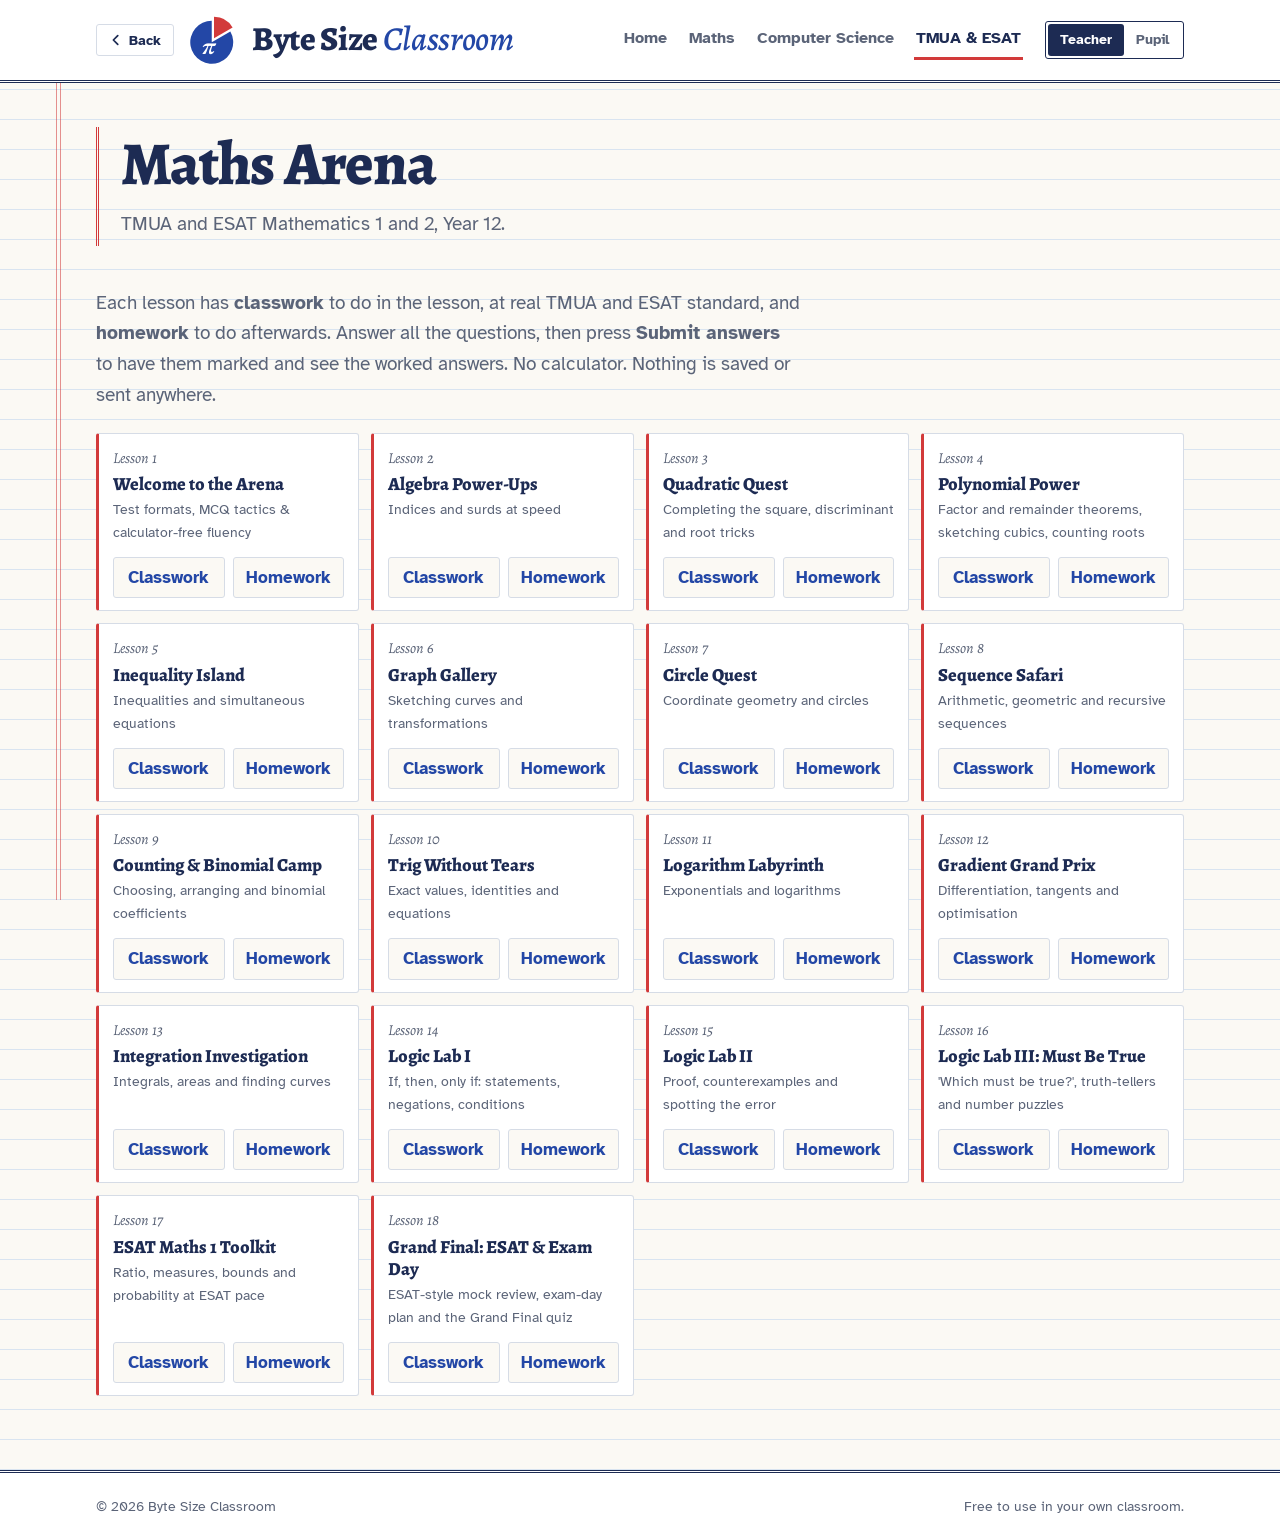
<file: maths-arena.html>
<!doctype html>
<html lang="en-GB">
<head>
<meta charset="utf-8">
<meta name="viewport" content="width=device-width, initial-scale=1, viewport-fit=cover">
<title>Maths Arena | Byte Size Classroom</title>
<meta name="description" content="Maths Arena for the Year 12 TMUA and ESAT course: classwork and homework for every lesson, marked with worked answers.">
<link rel="preconnect" href="https://fonts.googleapis.com">
<link rel="preconnect" href="https://fonts.gstatic.com" crossorigin>
<link rel="stylesheet" href="style.css?v=20261101o">
<link rel="stylesheet" href="theme.css?v=20261101o">
</head>
<body class="">
<header class="site-header">
  <div class="wrap">
    <div class="header-left">
      <button class="back" type="button" data-parent="tmua-esat.html"><svg viewBox="0 0 16 16" aria-hidden="true"><path d="M10 3 5 8l5 5" fill="none" stroke="currentColor" stroke-width="2" stroke-linecap="round" stroke-linejoin="round"/></svg>Back</button>
      <a class="brand" href="index.html" aria-label="Byte Size Classroom home"><svg class="mark" viewBox="0 0 46 46" aria-hidden="true"><path class="pie" d="M21,25 L37.45,15.5 A19,19 0 1 1 21,6 Z"/><path class="bite" d="M23,21.54 L23,2.54 A19,19 0 0 1 39.45,12.04 Z"/><text class="pi" x="12.5" y="35" font-size="20">&#960;</text></svg><span class="bname">Byte Size <span class="cls">Classroom</span></span></a>
    </div>
    <div class="header-right">
    <nav aria-label="Main">
      <ul>
        <li><a href="index.html">Home</a></li>
        <li><a href="maths.html">Maths</a></li>
        <li><a href="computer-science.html">Computer Science</a></li>
        <li><a href="tmua-esat.html" aria-current="page">TMUA &amp; ESAT</a></li>
      </ul>
    </nav>
    <div class="role-switch" role="group" aria-label="I am a">
      <button type="button" data-set-role="teacher" aria-pressed="false">Teacher</button><button type="button" data-set-role="pupil" aria-pressed="false">Pupil</button>
    </div>
    </div>
  </div>
</header>
<main>
  <div class="wrap">
    <section class="hero">
      <h1>Maths Arena</h1>
      <p class="lede">TMUA and ESAT Mathematics 1 and 2, Year 12.</p>
    </section>
    <section>
      <div id="arena"><p class="note">Loading the questions&hellip;</p></div>
      <noscript><p>Turn on JavaScript to answer the questions.</p></noscript>
    </section>
  </div>
<script defer src="js/arena-data.js?v=20261101o"></script>
<script defer src="js/arena.js?v=20261101o"></script>
</main>
<footer class="site">
  <div class="wrap">
    <span>&copy; 2026 Byte Size Classroom</span>
    <span>Free to use in your own classroom.</span>
  </div>
</footer>
<script>
(function () {
  // Teacher or pupil: remembered on this device, chosen on the home page or with the switch in the header
  var KEY = 'bsc-role', role = null;
  try { role = localStorage.getItem(KEY); } catch (e) {}
  if (!role && document.body.getAttribute('data-role')) role = document.body.getAttribute('data-role');
  function apply() {
    document.querySelectorAll('[data-role-only]').forEach(function (el) { el.hidden = el.getAttribute('data-role-only') !== role; });
    var ask = document.getElementById('role-ask'); if (ask) ask.hidden = !!role;
    document.querySelectorAll('.role-switch [data-set-role]').forEach(function (b) { b.setAttribute('aria-pressed', b.getAttribute('data-set-role') === role); });
  }
  document.querySelectorAll('[data-set-role]').forEach(function (b) {
    b.addEventListener('click', function () {
      var r = b.getAttribute('data-set-role'), changed = r !== role; role = r;
      try { localStorage.setItem(KEY, r); } catch (e) {}
      var tool = document.querySelector('#tool[data-fixed]');
      if (tool && changed) { location.href = 'course.html?m=' + (r === 'pupil' ? 'practise' : 'donow') + location.hash; return; }
      apply();
    });
  });
  apply();
  // Back button: previous page if it was on this site, otherwise the parent page
  var back = document.querySelector('.back');
  if (back) back.addEventListener('click', function () {
    var ref = document.referrer, same = false;
    try { same = ref && new URL(ref).origin === location.origin; } catch (e) {}
    if (same && history.length > 1) history.back(); else location.href = back.dataset.parent;
  });
  // Show / hide answers
  document.querySelectorAll('[data-answers]').forEach(function (b) {
    b.addEventListener('click', function () {
      var s = b.closest('.slide'); var on = s.classList.toggle('show');
      b.textContent = on ? 'Hide answers' : 'Show answers';
      b.setAttribute('aria-pressed', on);
    });
  });
  // Present full screen on the board
  function stop(s) {
    s.classList.remove('presenting'); document.body.classList.remove('is-presenting');
    var p = s.querySelector('.present'); if (p) p.textContent = 'Present';
    if (document.fullscreenElement) { document.exitFullscreen().catch(function () {}); }
  }
  document.querySelectorAll('.present').forEach(function (b) {
    b.addEventListener('click', function () {
      var s = b.closest('.slide');
      if (s.classList.contains('presenting')) { stop(s); return; }
      s.classList.add('presenting'); document.body.classList.add('is-presenting'); b.textContent = 'Close';
      if (document.documentElement.requestFullscreen) { document.documentElement.requestFullscreen().catch(function () {}); }
    });
  });
  document.addEventListener('keydown', function (e) {
    if (e.key === 'Escape') { var s = document.querySelector('.slide.presenting'); if (s) stop(s); }
  });
  document.addEventListener('fullscreenchange', function () {
    if (!document.fullscreenElement) { var s = document.querySelector('.slide.presenting'); if (s) stop(s); }
  });
  // Level filters
  document.querySelectorAll('.filters').forEach(function (f) {
    var grid = document.getElementById(f.dataset.for);
    f.querySelectorAll('.chip').forEach(function (c) {
      c.addEventListener('click', function () {
        f.querySelectorAll('.chip').forEach(function (x) { x.setAttribute('aria-pressed', 'false'); });
        c.setAttribute('aria-pressed', 'true');
        var lvl = c.dataset.level;
        grid.querySelectorAll('.slide').forEach(function (s) { s.hidden = !(lvl === 'all' || s.dataset.level === lvl); });
      });
    });
  });
  // Multiple-choice practice
  document.querySelectorAll('.mcq').forEach(function (q) {
    q.querySelectorAll('.opt').forEach(function (o) {
      o.addEventListener('click', function () {
        q.querySelectorAll('.opt').forEach(function (x) { x.classList.remove('right', 'wrong'); });
        o.classList.add(o.dataset.correct ? 'right' : 'wrong');
      });
    });
  });
})();
</script>
</body>
</html>
</file>
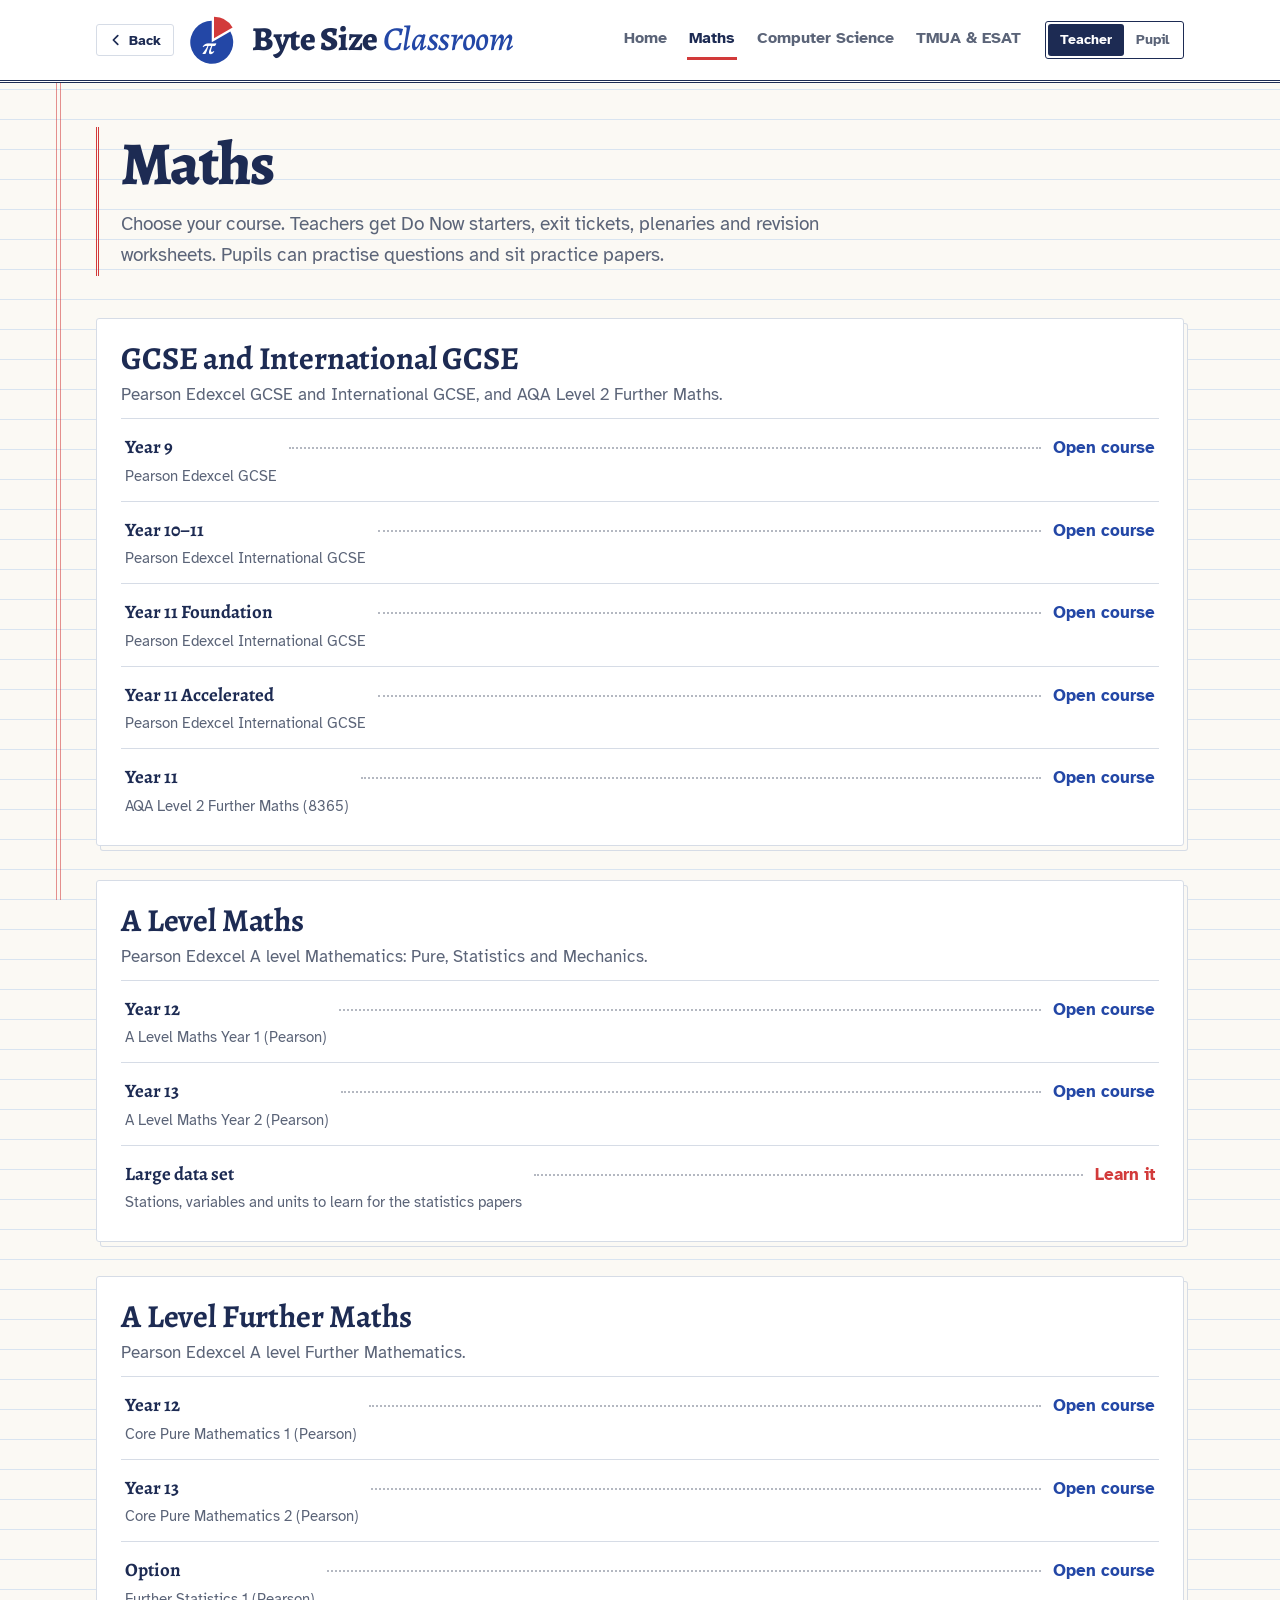
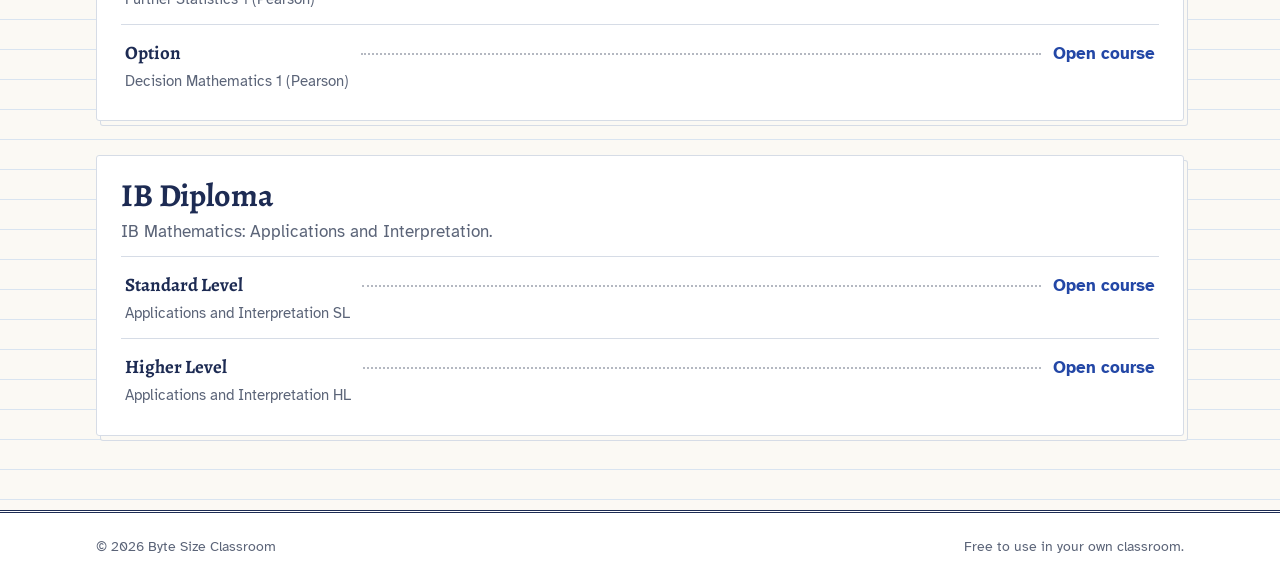
<file: maths.html>
<!doctype html>
<html lang="en-GB">
<head>
<meta charset="utf-8">
<meta name="viewport" content="width=device-width, initial-scale=1, viewport-fit=cover">
<title>Maths | Byte Size Classroom</title>
<meta name="description" content="Choose a maths course: GCSE, International GCSE, Further Maths, A level or IB.">
<link rel="preconnect" href="https://fonts.googleapis.com">
<link rel="preconnect" href="https://fonts.gstatic.com" crossorigin>
<link rel="stylesheet" href="style.css?v=20261101o">
<link rel="stylesheet" href="theme.css?v=20261101o">
</head>
<body class="">
<header class="site-header">
  <div class="wrap">
    <div class="header-left">
      <button class="back" type="button" data-parent="index.html"><svg viewBox="0 0 16 16" aria-hidden="true"><path d="M10 3 5 8l5 5" fill="none" stroke="currentColor" stroke-width="2" stroke-linecap="round" stroke-linejoin="round"/></svg>Back</button>
      <a class="brand" href="index.html" aria-label="Byte Size Classroom home"><svg class="mark" viewBox="0 0 46 46" aria-hidden="true"><path class="pie" d="M21,25 L37.45,15.5 A19,19 0 1 1 21,6 Z"/><path class="bite" d="M23,21.54 L23,2.54 A19,19 0 0 1 39.45,12.04 Z"/><text class="pi" x="12.5" y="35" font-size="20">&#960;</text></svg><span class="bname">Byte Size <span class="cls">Classroom</span></span></a>
    </div>
    <div class="header-right">
    <nav aria-label="Main">
      <ul>
        <li><a href="index.html">Home</a></li>
        <li><a href="maths.html" aria-current="page">Maths</a></li>
        <li><a href="computer-science.html">Computer Science</a></li>
        <li><a href="tmua-esat.html">TMUA &amp; ESAT</a></li>
      </ul>
    </nav>
    <div class="role-switch" role="group" aria-label="I am a">
      <button type="button" data-set-role="teacher" aria-pressed="false">Teacher</button><button type="button" data-set-role="pupil" aria-pressed="false">Pupil</button>
    </div>
    </div>
  </div>
</header>
<main>
  <div class="wrap">
    <section class="hero">
      <h1>Maths</h1>
      <p class="lede">Choose your course. Teachers get Do Now starters, exit tickets, plenaries and revision worksheets. Pupils can practise questions and sit practice papers.</p>
    </section>
    <section>
      <div class="catalogue">
      <div class="level">
        <h2>GCSE and International GCSE</h2>
        <p>Pearson Edexcel GCSE and International GCSE, and AQA Level 2 Further Maths.</p>
        <ul class="toc">
          <li><a href="course.html#course=y9"><span class="cname"><b>Year 9</b><span>Pearson Edexcel GCSE</span></span><span class="dots"></span><span class="open">Open course</span></a></li>
          <li><a href="course.html#course=igcse"><span class="cname"><b>Year 10–11</b><span>Pearson Edexcel International GCSE</span></span><span class="dots"></span><span class="open">Open course</span></a></li>
          <li><a href="course.html#course=igcse-f"><span class="cname"><b>Year 11 Foundation</b><span>Pearson Edexcel International GCSE</span></span><span class="dots"></span><span class="open">Open course</span></a></li>
          <li><a href="course.html#course=igcse-acc"><span class="cname"><b>Year 11 Accelerated</b><span>Pearson Edexcel International GCSE</span></span><span class="dots"></span><span class="open">Open course</span></a></li>
          <li><a href="course.html#course=aqa-fm"><span class="cname"><b>Year 11</b><span>AQA Level 2 Further Maths (8365)</span></span><span class="dots"></span><span class="open">Open course</span></a></li>
        </ul>
      </div>
      <div class="level">
        <h2>A Level Maths</h2>
        <p>Pearson Edexcel A level Mathematics: Pure, Statistics and Mechanics.</p>
        <ul class="toc">
          <li><a href="course.html#course=as"><span class="cname"><b>Year 12</b><span>A Level Maths Year 1 (Pearson)</span></span><span class="dots"></span><span class="open">Open course</span></a></li>
          <li><a href="course.html#course=a2"><span class="cname"><b>Year 13</b><span>A Level Maths Year 2 (Pearson)</span></span><span class="dots"></span><span class="open">Open course</span></a></li>
          <li class="extra"><a href="large-data-set.html"><span class="cname"><b>Large data set</b><span>Stations, variables and units to learn for the statistics papers</span></span><span class="dots"></span><span class="open">Learn it</span></a></li>
        </ul>
      </div>
      <div class="level">
        <h2>A Level Further Maths</h2>
        <p>Pearson Edexcel A level Further Mathematics.</p>
        <ul class="toc">
          <li><a href="course.html#course=cp1"><span class="cname"><b>Year 12</b><span>Core Pure Mathematics 1 (Pearson)</span></span><span class="dots"></span><span class="open">Open course</span></a></li>
          <li><a href="course.html#course=cp2"><span class="cname"><b>Year 13</b><span>Core Pure Mathematics 2 (Pearson)</span></span><span class="dots"></span><span class="open">Open course</span></a></li>
          <li><a href="course.html#course=fs1"><span class="cname"><b>Option</b><span>Further Statistics 1 (Pearson)</span></span><span class="dots"></span><span class="open">Open course</span></a></li>
          <li><a href="course.html#course=d1"><span class="cname"><b>Option</b><span>Decision Mathematics 1 (Pearson)</span></span><span class="dots"></span><span class="open">Open course</span></a></li>
        </ul>
      </div>
      <div class="level">
        <h2>IB Diploma</h2>
        <p>IB Mathematics: Applications and Interpretation.</p>
        <ul class="toc">
          <li><a href="course.html#course=ib-ai-sl"><span class="cname"><b>Standard Level</b><span>Applications and Interpretation SL</span></span><span class="dots"></span><span class="open">Open course</span></a></li>
          <li><a href="course.html#course=ib-ai-hl"><span class="cname"><b>Higher Level</b><span>Applications and Interpretation HL</span></span><span class="dots"></span><span class="open">Open course</span></a></li>
        </ul>
      </div>
      </div>
    </section>
  </div>
</main>
<footer class="site">
  <div class="wrap">
    <span>&copy; 2026 Byte Size Classroom</span>
    <span>Free to use in your own classroom.</span>
  </div>
</footer>
<script>
(function () {
  // Teacher or pupil: remembered on this device, chosen on the home page or with the switch in the header
  var KEY = 'bsc-role', role = null;
  try { role = localStorage.getItem(KEY); } catch (e) {}
  if (!role && document.body.getAttribute('data-role')) role = document.body.getAttribute('data-role');
  function apply() {
    document.querySelectorAll('[data-role-only]').forEach(function (el) { el.hidden = el.getAttribute('data-role-only') !== role; });
    var ask = document.getElementById('role-ask'); if (ask) ask.hidden = !!role;
    document.querySelectorAll('.role-switch [data-set-role]').forEach(function (b) { b.setAttribute('aria-pressed', b.getAttribute('data-set-role') === role); });
  }
  document.querySelectorAll('[data-set-role]').forEach(function (b) {
    b.addEventListener('click', function () {
      var r = b.getAttribute('data-set-role'), changed = r !== role; role = r;
      try { localStorage.setItem(KEY, r); } catch (e) {}
      var tool = document.querySelector('#tool[data-fixed]');
      if (tool && changed) { location.href = 'course.html?m=' + (r === 'pupil' ? 'practise' : 'donow') + location.hash; return; }
      apply();
    });
  });
  apply();
  // Back button: previous page if it was on this site, otherwise the parent page
  var back = document.querySelector('.back');
  if (back) back.addEventListener('click', function () {
    var ref = document.referrer, same = false;
    try { same = ref && new URL(ref).origin === location.origin; } catch (e) {}
    if (same && history.length > 1) history.back(); else location.href = back.dataset.parent;
  });
  // Show / hide answers
  document.querySelectorAll('[data-answers]').forEach(function (b) {
    b.addEventListener('click', function () {
      var s = b.closest('.slide'); var on = s.classList.toggle('show');
      b.textContent = on ? 'Hide answers' : 'Show answers';
      b.setAttribute('aria-pressed', on);
    });
  });
  // Present full screen on the board
  function stop(s) {
    s.classList.remove('presenting'); document.body.classList.remove('is-presenting');
    var p = s.querySelector('.present'); if (p) p.textContent = 'Present';
    if (document.fullscreenElement) { document.exitFullscreen().catch(function () {}); }
  }
  document.querySelectorAll('.present').forEach(function (b) {
    b.addEventListener('click', function () {
      var s = b.closest('.slide');
      if (s.classList.contains('presenting')) { stop(s); return; }
      s.classList.add('presenting'); document.body.classList.add('is-presenting'); b.textContent = 'Close';
      if (document.documentElement.requestFullscreen) { document.documentElement.requestFullscreen().catch(function () {}); }
    });
  });
  document.addEventListener('keydown', function (e) {
    if (e.key === 'Escape') { var s = document.querySelector('.slide.presenting'); if (s) stop(s); }
  });
  document.addEventListener('fullscreenchange', function () {
    if (!document.fullscreenElement) { var s = document.querySelector('.slide.presenting'); if (s) stop(s); }
  });
  // Level filters
  document.querySelectorAll('.filters').forEach(function (f) {
    var grid = document.getElementById(f.dataset.for);
    f.querySelectorAll('.chip').forEach(function (c) {
      c.addEventListener('click', function () {
        f.querySelectorAll('.chip').forEach(function (x) { x.setAttribute('aria-pressed', 'false'); });
        c.setAttribute('aria-pressed', 'true');
        var lvl = c.dataset.level;
        grid.querySelectorAll('.slide').forEach(function (s) { s.hidden = !(lvl === 'all' || s.dataset.level === lvl); });
      });
    });
  });
  // Multiple-choice practice
  document.querySelectorAll('.mcq').forEach(function (q) {
    q.querySelectorAll('.opt').forEach(function (o) {
      o.addEventListener('click', function () {
        q.querySelectorAll('.opt').forEach(function (x) { x.classList.remove('right', 'wrong'); });
        o.classList.add(o.dataset.correct ? 'right' : 'wrong');
      });
    });
  });
})();
</script>
</body>
</html>
</file>
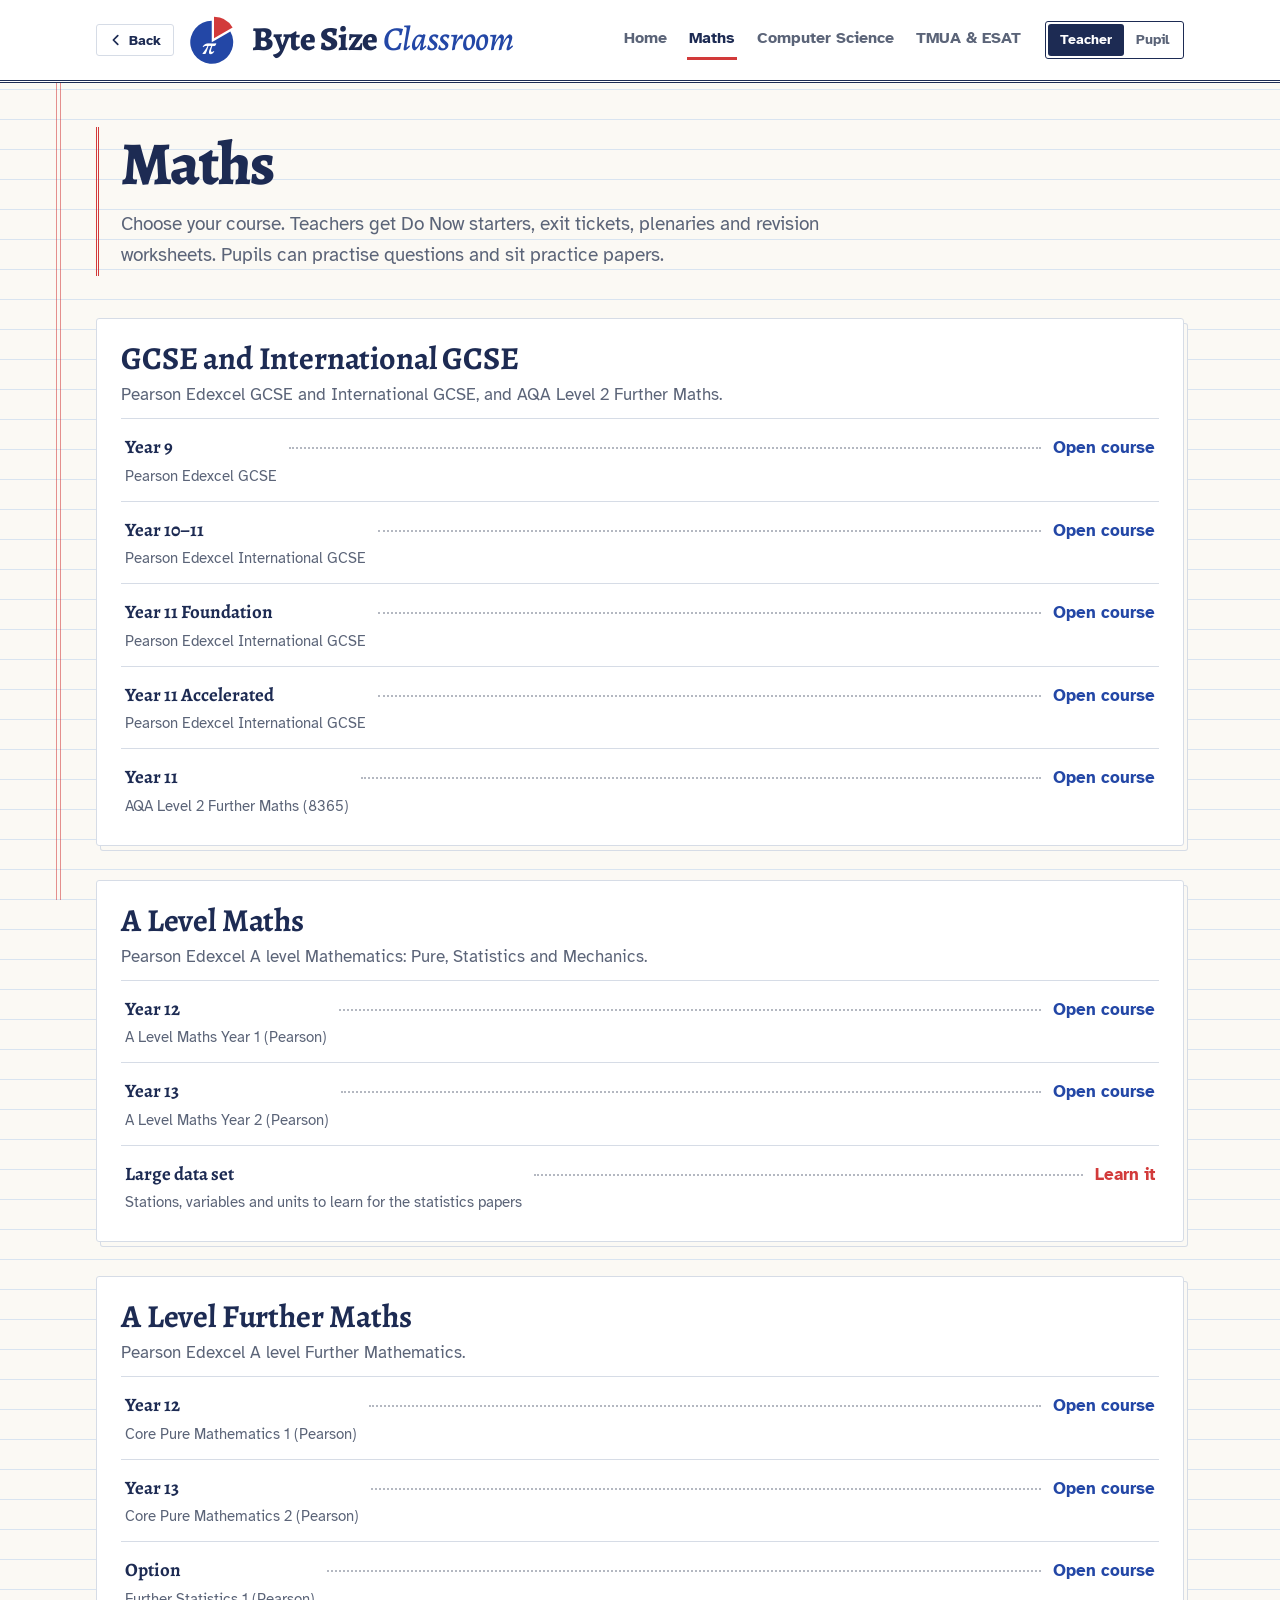
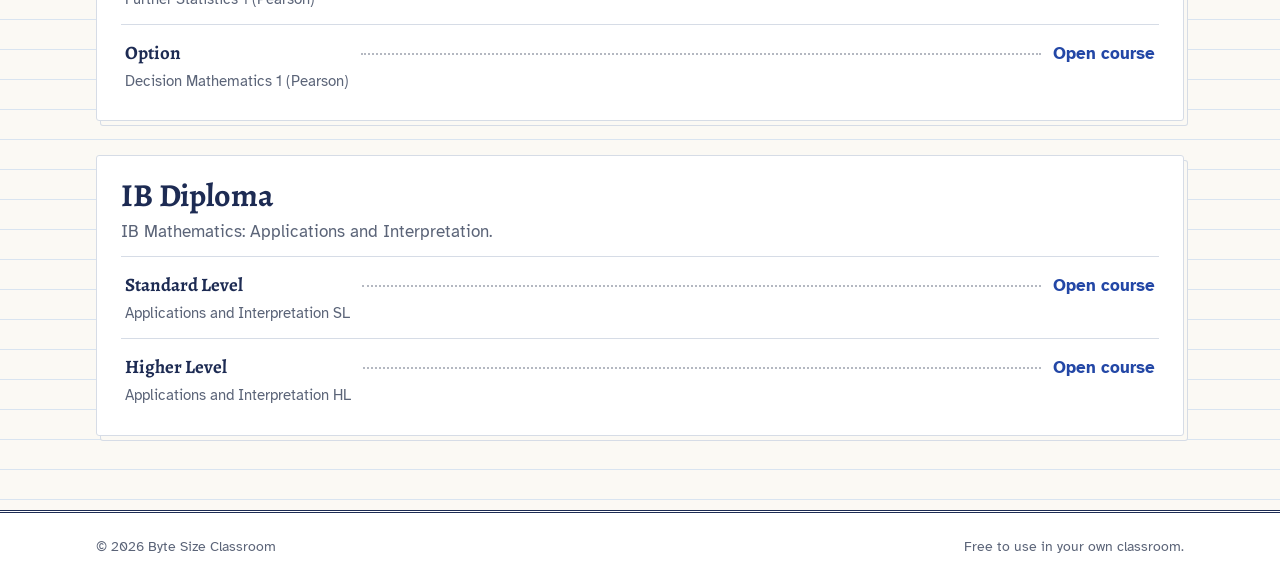
<file: revision.html>
<!doctype html><html lang="en-GB"><head><meta charset="utf-8"><meta name="robots" content="noindex"><title>Byte Size Classroom</title><meta http-equiv="refresh" content="1; url=maths.html"><script>var h=location.hash; location.replace(/course=/.test(h) ? 'course.html?m=revise' + h : 'maths.html');</script></head><body><p><a href="maths.html">Byte Size Classroom</a></p></body></html>
</file>
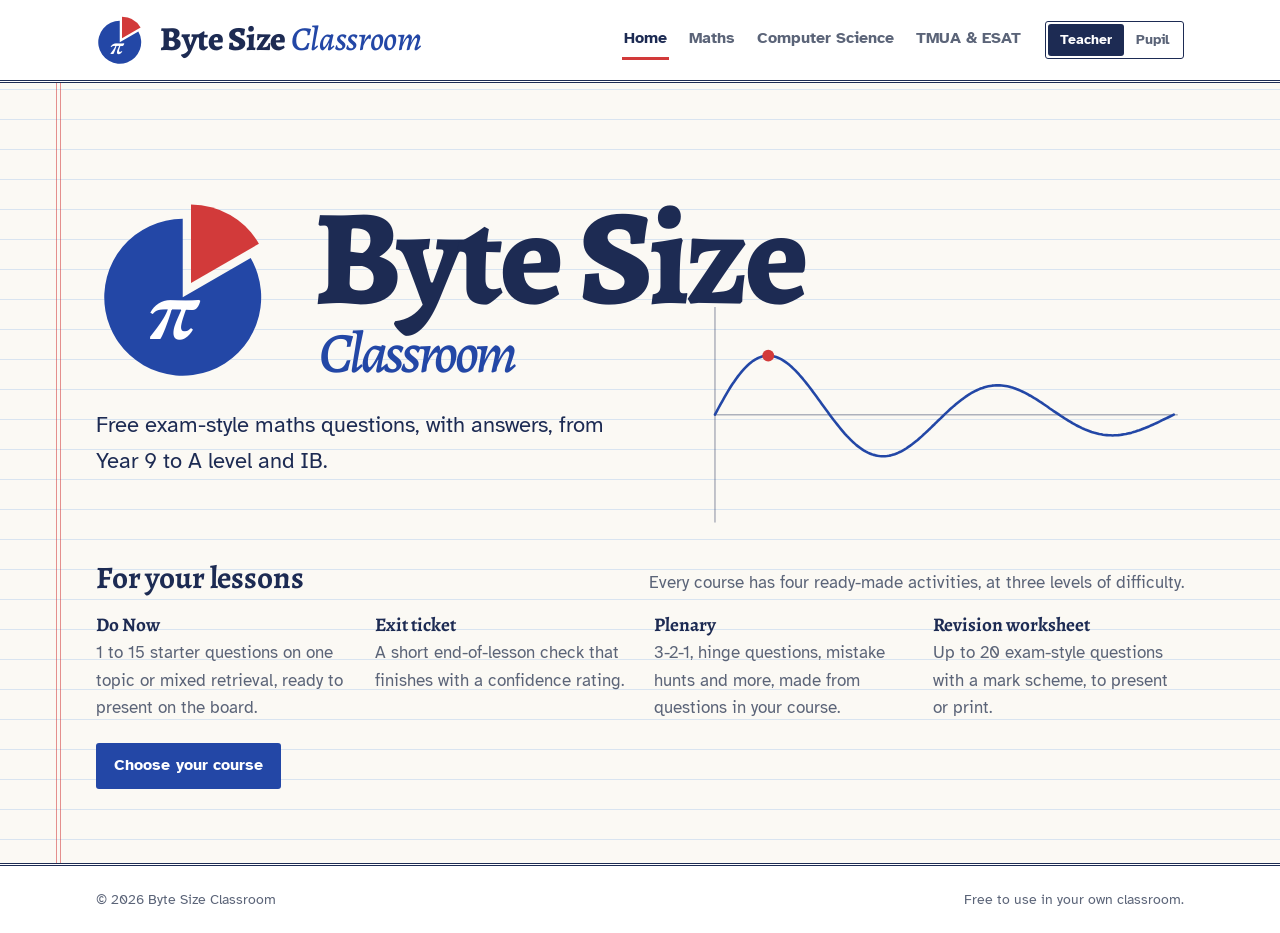
<file: south-africa.html>
<!doctype html><html lang="en-GB"><head><meta charset="utf-8"><meta name="robots" content="noindex"><title>Byte Size Classroom</title><meta http-equiv="refresh" content="1; url=index.html"><script>location.replace('index.html');</script></head><body><p><a href="index.html">Byte Size Classroom</a></p></body></html>
</file>
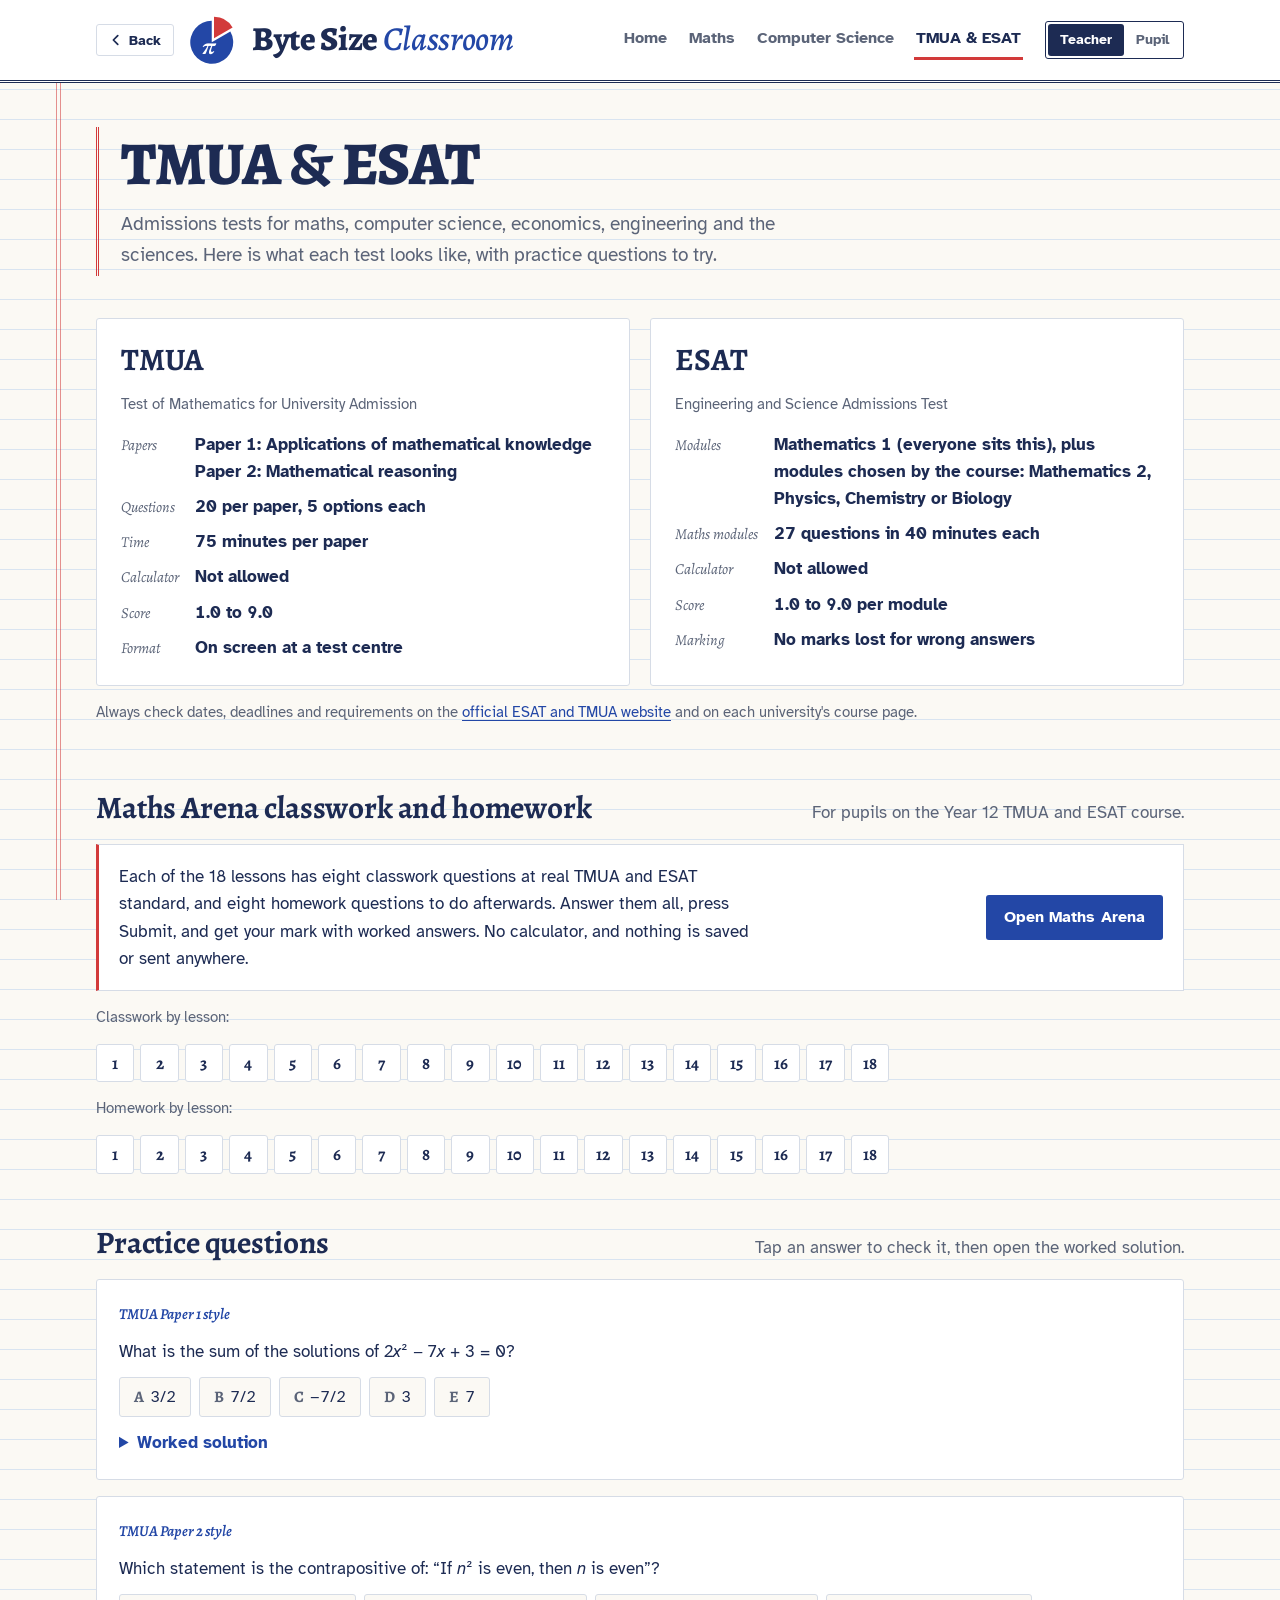
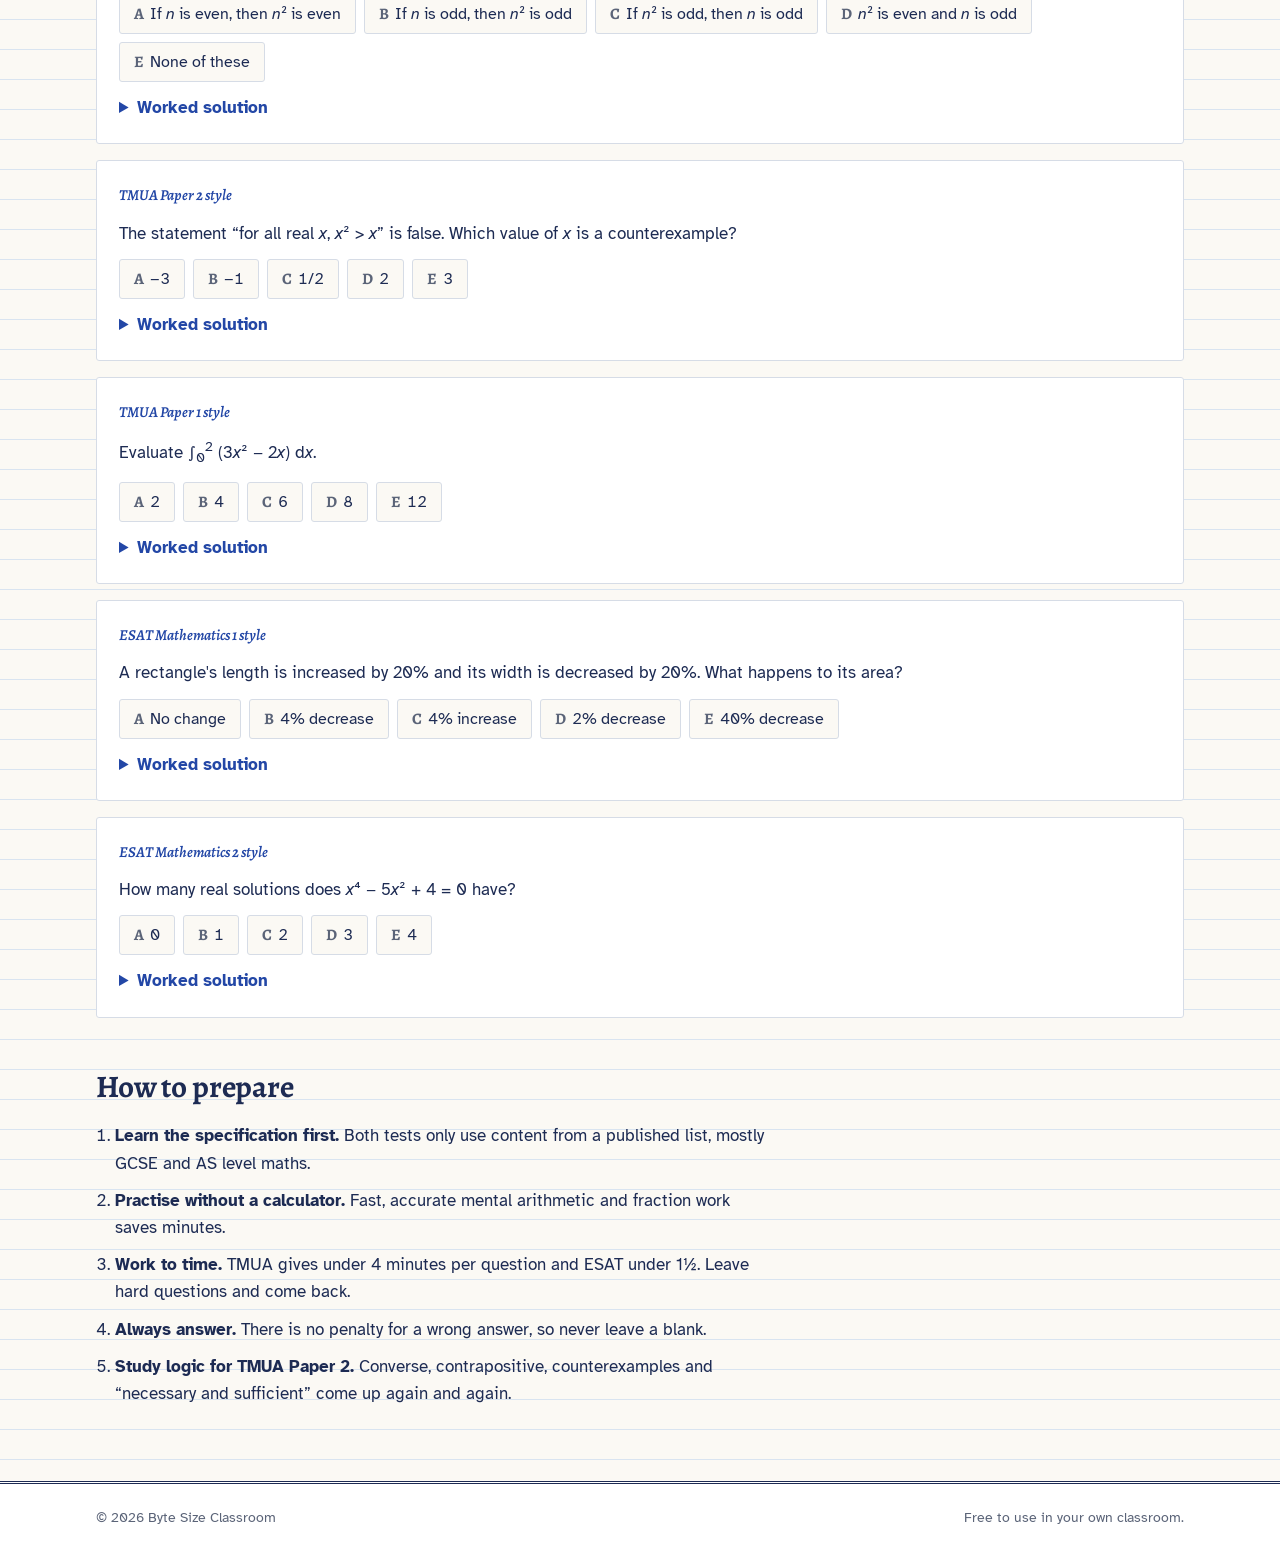
<file: tmua-esat.html>
<!doctype html>
<html lang="en-GB">
<head>
<meta charset="utf-8">
<meta name="viewport" content="width=device-width, initial-scale=1, viewport-fit=cover">
<title>TMUA & ESAT | Byte Size Classroom</title>
<meta name="description" content="Guides and practice questions for the TMUA and ESAT university admissions tests.">
<link rel="preconnect" href="https://fonts.googleapis.com">
<link rel="preconnect" href="https://fonts.gstatic.com" crossorigin>
<link rel="stylesheet" href="style.css?v=20261101o">
<link rel="stylesheet" href="theme.css?v=20261101o">
</head>
<body class="">
<header class="site-header">
  <div class="wrap">
    <div class="header-left">
      <button class="back" type="button" data-parent="index.html"><svg viewBox="0 0 16 16" aria-hidden="true"><path d="M10 3 5 8l5 5" fill="none" stroke="currentColor" stroke-width="2" stroke-linecap="round" stroke-linejoin="round"/></svg>Back</button>
      <a class="brand" href="index.html" aria-label="Byte Size Classroom home"><svg class="mark" viewBox="0 0 46 46" aria-hidden="true"><path class="pie" d="M21,25 L37.45,15.5 A19,19 0 1 1 21,6 Z"/><path class="bite" d="M23,21.54 L23,2.54 A19,19 0 0 1 39.45,12.04 Z"/><text class="pi" x="12.5" y="35" font-size="20">&#960;</text></svg><span class="bname">Byte Size <span class="cls">Classroom</span></span></a>
    </div>
    <div class="header-right">
    <nav aria-label="Main">
      <ul>
        <li><a href="index.html">Home</a></li>
        <li><a href="maths.html">Maths</a></li>
        <li><a href="computer-science.html">Computer Science</a></li>
        <li><a href="tmua-esat.html" aria-current="page">TMUA &amp; ESAT</a></li>
      </ul>
    </nav>
    <div class="role-switch" role="group" aria-label="I am a">
      <button type="button" data-set-role="teacher" aria-pressed="false">Teacher</button><button type="button" data-set-role="pupil" aria-pressed="false">Pupil</button>
    </div>
    </div>
  </div>
</header>
<main>
  <div class="wrap">
    <section class="hero">
            <h1>TMUA &amp; ESAT</h1>
      <p class="lede">Admissions tests for maths, computer science, economics, engineering and the sciences. Here is what each test looks like, with practice questions to try.</p>
    </section>

    <section>
      <div class="facts">
        <div class="fact">
          <h2>TMUA</h2>
          <p>Test of Mathematics for University Admission</p>
          <dl>
            <dt>Papers</dt><dd>Paper 1: Applications of mathematical knowledge<br>Paper 2: Mathematical reasoning</dd>
            <dt>Questions</dt><dd>20 per paper, 5 options each</dd>
            <dt>Time</dt><dd>75 minutes per paper</dd>
            <dt>Calculator</dt><dd>Not allowed</dd>
            <dt>Score</dt><dd>1.0 to 9.0</dd>
            <dt>Format</dt><dd>On screen at a test centre</dd>
          </dl>
        </div>
        <div class="fact">
          <h2>ESAT</h2>
          <p>Engineering and Science Admissions Test</p>
          <dl>
            <dt>Modules</dt><dd>Mathematics 1 (everyone sits this), plus modules chosen by the course: Mathematics 2, Physics, Chemistry or Biology</dd>
            <dt>Maths modules</dt><dd>27 questions in 40 minutes each</dd>
            <dt>Calculator</dt><dd>Not allowed</dd>
            <dt>Score</dt><dd>1.0 to 9.0 per module</dd>
            <dt>Marking</dt><dd>No marks lost for wrong answers</dd>
          </dl>
        </div>
      </div>
      <p class="note">Always check dates, deadlines and requirements on the <a href="https://esat-tmua.ac.uk/" target="_blank" rel="noopener">official ESAT and TMUA website</a> and on each university's course page.</p>
    </section>

    <section id="homework">
      <div class="section-head">
        <h2>Maths Arena classwork and homework</h2>
        <p>For pupils on the Year 12 TMUA and ESAT course.</p>
      </div>
      <div class="arena-link">
        <p>Each of the 18 lessons has eight classwork questions at real TMUA and ESAT standard, and eight homework questions to do afterwards. Answer them all, press Submit, and get your mark with worked answers. No calculator, and nothing is saved or sent anywhere.</p>
        <a class="btn" href="maths-arena.html">Open Maths Arena</a>
      </div>
      <p class="note">Classwork by lesson:</p>
      <ul class="ar-jump" aria-label="Classwork by lesson">
        <li><a href="maths-arena.html#C1" aria-label="Lesson 1 classwork">1</a></li>
        <li><a href="maths-arena.html#C2" aria-label="Lesson 2 classwork">2</a></li>
        <li><a href="maths-arena.html#C3" aria-label="Lesson 3 classwork">3</a></li>
        <li><a href="maths-arena.html#C4" aria-label="Lesson 4 classwork">4</a></li>
        <li><a href="maths-arena.html#C5" aria-label="Lesson 5 classwork">5</a></li>
        <li><a href="maths-arena.html#C6" aria-label="Lesson 6 classwork">6</a></li>
        <li><a href="maths-arena.html#C7" aria-label="Lesson 7 classwork">7</a></li>
        <li><a href="maths-arena.html#C8" aria-label="Lesson 8 classwork">8</a></li>
        <li><a href="maths-arena.html#C9" aria-label="Lesson 9 classwork">9</a></li>
        <li><a href="maths-arena.html#C10" aria-label="Lesson 10 classwork">10</a></li>
        <li><a href="maths-arena.html#C11" aria-label="Lesson 11 classwork">11</a></li>
        <li><a href="maths-arena.html#C12" aria-label="Lesson 12 classwork">12</a></li>
        <li><a href="maths-arena.html#C13" aria-label="Lesson 13 classwork">13</a></li>
        <li><a href="maths-arena.html#C14" aria-label="Lesson 14 classwork">14</a></li>
        <li><a href="maths-arena.html#C15" aria-label="Lesson 15 classwork">15</a></li>
        <li><a href="maths-arena.html#C16" aria-label="Lesson 16 classwork">16</a></li>
        <li><a href="maths-arena.html#C17" aria-label="Lesson 17 classwork">17</a></li>
        <li><a href="maths-arena.html#C18" aria-label="Lesson 18 classwork">18</a></li>
      </ul>
      <p class="note">Homework by lesson:</p>
      <ul class="ar-jump" aria-label="Homework by lesson">
        <li><a href="maths-arena.html#H1" aria-label="Lesson 1 homework">1</a></li>
        <li><a href="maths-arena.html#H2" aria-label="Lesson 2 homework">2</a></li>
        <li><a href="maths-arena.html#H3" aria-label="Lesson 3 homework">3</a></li>
        <li><a href="maths-arena.html#H4" aria-label="Lesson 4 homework">4</a></li>
        <li><a href="maths-arena.html#H5" aria-label="Lesson 5 homework">5</a></li>
        <li><a href="maths-arena.html#H6" aria-label="Lesson 6 homework">6</a></li>
        <li><a href="maths-arena.html#H7" aria-label="Lesson 7 homework">7</a></li>
        <li><a href="maths-arena.html#H8" aria-label="Lesson 8 homework">8</a></li>
        <li><a href="maths-arena.html#H9" aria-label="Lesson 9 homework">9</a></li>
        <li><a href="maths-arena.html#H10" aria-label="Lesson 10 homework">10</a></li>
        <li><a href="maths-arena.html#H11" aria-label="Lesson 11 homework">11</a></li>
        <li><a href="maths-arena.html#H12" aria-label="Lesson 12 homework">12</a></li>
        <li><a href="maths-arena.html#H13" aria-label="Lesson 13 homework">13</a></li>
        <li><a href="maths-arena.html#H14" aria-label="Lesson 14 homework">14</a></li>
        <li><a href="maths-arena.html#H15" aria-label="Lesson 15 homework">15</a></li>
        <li><a href="maths-arena.html#H16" aria-label="Lesson 16 homework">16</a></li>
        <li><a href="maths-arena.html#H17" aria-label="Lesson 17 homework">17</a></li>
        <li><a href="maths-arena.html#H18" aria-label="Lesson 18 homework">18</a></li>
      </ul>
    </section>

    <section>
      <div class="section-head">
        <h2>Practice questions</h2>
        <p>Tap an answer to check it, then open the worked solution.</p>
      </div>
      <div class="mcq-list">
        <div class="mcq">
          <span class="tag">TMUA Paper 1 style</span>
          <p>What is the sum of the solutions of 2<i>x</i>&sup2; &minus; 7<i>x</i> + 3 = 0?</p>
          <div class="opts"><button class="opt" type="button"><b>A</b>3/2</button><button class="opt" type="button" data-correct="1"><b>B</b>7/2</button><button class="opt" type="button"><b>C</b>&minus;7/2</button><button class="opt" type="button"><b>D</b>3</button><button class="opt" type="button"><b>E</b>7</button></div>
          <details><summary>Worked solution</summary><div class="sol">Factorise: (2<i>x</i> &minus; 1)(<i>x</i> &minus; 3) = 0, so <i>x</i> = 1/2 or 3. The sum is 7/2. Faster: the sum of the roots of <i>ax</i>&sup2; + <i>bx</i> + <i>c</i> is &minus;<i>b</i>/<i>a</i> = 7/2. <b>Answer B.</b></div></details>
        </div>
        <div class="mcq">
          <span class="tag">TMUA Paper 2 style</span>
          <p>Which statement is the contrapositive of: &ldquo;If <i>n</i>&sup2; is even, then <i>n</i> is even&rdquo;?</p>
          <div class="opts"><button class="opt" type="button"><b>A</b>If <i>n</i> is even, then <i>n</i>&sup2; is even</button><button class="opt" type="button" data-correct="1"><b>B</b>If <i>n</i> is odd, then <i>n</i>&sup2; is odd</button><button class="opt" type="button"><b>C</b>If <i>n</i>&sup2; is odd, then <i>n</i> is odd</button><button class="opt" type="button"><b>D</b><i>n</i>&sup2; is even and <i>n</i> is odd</button><button class="opt" type="button"><b>E</b>None of these</button></div>
          <details><summary>Worked solution</summary><div class="sol">The contrapositive of &ldquo;if P then Q&rdquo; is &ldquo;if not Q then not P&rdquo;. Here that is &ldquo;if <i>n</i> is odd, then <i>n</i>&sup2; is odd&rdquo;. Option A is the converse and C is the inverse. <b>Answer B.</b></div></details>
        </div>
        <div class="mcq">
          <span class="tag">TMUA Paper 2 style</span>
          <p>The statement &ldquo;for all real <i>x</i>, <i>x</i>&sup2; &gt; <i>x</i>&rdquo; is false. Which value of <i>x</i> is a counterexample?</p>
          <div class="opts"><button class="opt" type="button"><b>A</b>&minus;3</button><button class="opt" type="button"><b>B</b>&minus;1</button><button class="opt" type="button" data-correct="1"><b>C</b>1/2</button><button class="opt" type="button"><b>D</b>2</button><button class="opt" type="button"><b>E</b>3</button></div>
          <details><summary>Worked solution</summary><div class="sol">When <i>x</i> = 1/2, <i>x</i>&sup2; = 1/4, which is less than 1/2. Every other option satisfies <i>x</i>&sup2; &gt; <i>x</i>. <b>Answer C.</b></div></details>
        </div>
        <div class="mcq">
          <span class="tag">TMUA Paper 1 style</span>
          <p>Evaluate &int;<sub>0</sub><sup>2</sup> (3<i>x</i>&sup2; &minus; 2<i>x</i>) d<i>x</i>.</p>
          <div class="opts"><button class="opt" type="button"><b>A</b>2</button><button class="opt" type="button" data-correct="1"><b>B</b>4</button><button class="opt" type="button"><b>C</b>6</button><button class="opt" type="button"><b>D</b>8</button><button class="opt" type="button"><b>E</b>12</button></div>
          <details><summary>Worked solution</summary><div class="sol">[<i>x</i>&sup3; &minus; <i>x</i>&sup2;] from 0 to 2 gives (8 &minus; 4) &minus; 0 = 4. <b>Answer B.</b></div></details>
        </div>
        <div class="mcq">
          <span class="tag">ESAT Mathematics 1 style</span>
          <p>A rectangle's length is increased by 20% and its width is decreased by 20%. What happens to its area?</p>
          <div class="opts"><button class="opt" type="button"><b>A</b>No change</button><button class="opt" type="button" data-correct="1"><b>B</b>4% decrease</button><button class="opt" type="button"><b>C</b>4% increase</button><button class="opt" type="button"><b>D</b>2% decrease</button><button class="opt" type="button"><b>E</b>40% decrease</button></div>
          <details><summary>Worked solution</summary><div class="sol">The new area is 1.2 &times; 0.8 = 0.96 of the original, which is a 4% decrease. <b>Answer B.</b></div></details>
        </div>
        <div class="mcq">
          <span class="tag">ESAT Mathematics 2 style</span>
          <p>How many real solutions does <i>x</i>&#8308; &minus; 5<i>x</i>&sup2; + 4 = 0 have?</p>
          <div class="opts"><button class="opt" type="button"><b>A</b>0</button><button class="opt" type="button"><b>B</b>1</button><button class="opt" type="button"><b>C</b>2</button><button class="opt" type="button"><b>D</b>3</button><button class="opt" type="button" data-correct="1"><b>E</b>4</button></div>
          <details><summary>Worked solution</summary><div class="sol">Treat it as a quadratic in <i>x</i>&sup2;: (<i>x</i>&sup2; &minus; 1)(<i>x</i>&sup2; &minus; 4) = 0, so <i>x</i> = &plusmn;1 or &plusmn;2. That gives four real solutions. <b>Answer E.</b></div></details>
        </div>
      </div>
    </section>

    <section>
      <div class="section-head"><h2>How to prepare</h2></div>
      <ol class="tips">
        <li><b>Learn the specification first.</b> Both tests only use content from a published list, mostly GCSE and AS level maths.</li>
        <li><b>Practise without a calculator.</b> Fast, accurate mental arithmetic and fraction work saves minutes.</li>
        <li><b>Work to time.</b> TMUA gives under 4 minutes per question and ESAT under 1&frac12;. Leave hard questions and come back.</li>
        <li><b>Always answer.</b> There is no penalty for a wrong answer, so never leave a blank.</li>
        <li><b>Study logic for TMUA Paper 2.</b> Converse, contrapositive, counterexamples and &ldquo;necessary and sufficient&rdquo; come up again and again.</li>
      </ol>
    </section>
  </div>
</main>
<footer class="site">
  <div class="wrap">
    <span>&copy; 2026 Byte Size Classroom</span>
    <span>Free to use in your own classroom.</span>
  </div>
</footer>
<script>
(function () {
  // Teacher or pupil: remembered on this device, chosen on the home page or with the switch in the header
  var KEY = 'bsc-role', role = null;
  try { role = localStorage.getItem(KEY); } catch (e) {}
  if (!role && document.body.getAttribute('data-role')) role = document.body.getAttribute('data-role');
  function apply() {
    document.querySelectorAll('[data-role-only]').forEach(function (el) { el.hidden = el.getAttribute('data-role-only') !== role; });
    var ask = document.getElementById('role-ask'); if (ask) ask.hidden = !!role;
    document.querySelectorAll('.role-switch [data-set-role]').forEach(function (b) { b.setAttribute('aria-pressed', b.getAttribute('data-set-role') === role); });
  }
  document.querySelectorAll('[data-set-role]').forEach(function (b) {
    b.addEventListener('click', function () {
      var r = b.getAttribute('data-set-role'), changed = r !== role; role = r;
      try { localStorage.setItem(KEY, r); } catch (e) {}
      var tool = document.querySelector('#tool[data-fixed]');
      if (tool && changed) { location.href = 'course.html?m=' + (r === 'pupil' ? 'practise' : 'donow') + location.hash; return; }
      apply();
    });
  });
  apply();
  // Back button: previous page if it was on this site, otherwise the parent page
  var back = document.querySelector('.back');
  if (back) back.addEventListener('click', function () {
    var ref = document.referrer, same = false;
    try { same = ref && new URL(ref).origin === location.origin; } catch (e) {}
    if (same && history.length > 1) history.back(); else location.href = back.dataset.parent;
  });
  // Show / hide answers
  document.querySelectorAll('[data-answers]').forEach(function (b) {
    b.addEventListener('click', function () {
      var s = b.closest('.slide'); var on = s.classList.toggle('show');
      b.textContent = on ? 'Hide answers' : 'Show answers';
      b.setAttribute('aria-pressed', on);
    });
  });
  // Present full screen on the board
  function stop(s) {
    s.classList.remove('presenting'); document.body.classList.remove('is-presenting');
    var p = s.querySelector('.present'); if (p) p.textContent = 'Present';
    if (document.fullscreenElement) { document.exitFullscreen().catch(function () {}); }
  }
  document.querySelectorAll('.present').forEach(function (b) {
    b.addEventListener('click', function () {
      var s = b.closest('.slide');
      if (s.classList.contains('presenting')) { stop(s); return; }
      s.classList.add('presenting'); document.body.classList.add('is-presenting'); b.textContent = 'Close';
      if (document.documentElement.requestFullscreen) { document.documentElement.requestFullscreen().catch(function () {}); }
    });
  });
  document.addEventListener('keydown', function (e) {
    if (e.key === 'Escape') { var s = document.querySelector('.slide.presenting'); if (s) stop(s); }
  });
  document.addEventListener('fullscreenchange', function () {
    if (!document.fullscreenElement) { var s = document.querySelector('.slide.presenting'); if (s) stop(s); }
  });
  // Level filters
  document.querySelectorAll('.filters').forEach(function (f) {
    var grid = document.getElementById(f.dataset.for);
    f.querySelectorAll('.chip').forEach(function (c) {
      c.addEventListener('click', function () {
        f.querySelectorAll('.chip').forEach(function (x) { x.setAttribute('aria-pressed', 'false'); });
        c.setAttribute('aria-pressed', 'true');
        var lvl = c.dataset.level;
        grid.querySelectorAll('.slide').forEach(function (s) { s.hidden = !(lvl === 'all' || s.dataset.level === lvl); });
      });
    });
  });
  // Multiple-choice practice
  document.querySelectorAll('.mcq').forEach(function (q) {
    q.querySelectorAll('.opt').forEach(function (o) {
      o.addEventListener('click', function () {
        q.querySelectorAll('.opt').forEach(function (x) { x.classList.remove('right', 'wrong'); });
        o.classList.add(o.dataset.correct ? 'right' : 'wrong');
      });
    });
  });
})();
</script>
</body>
</html>
</file>
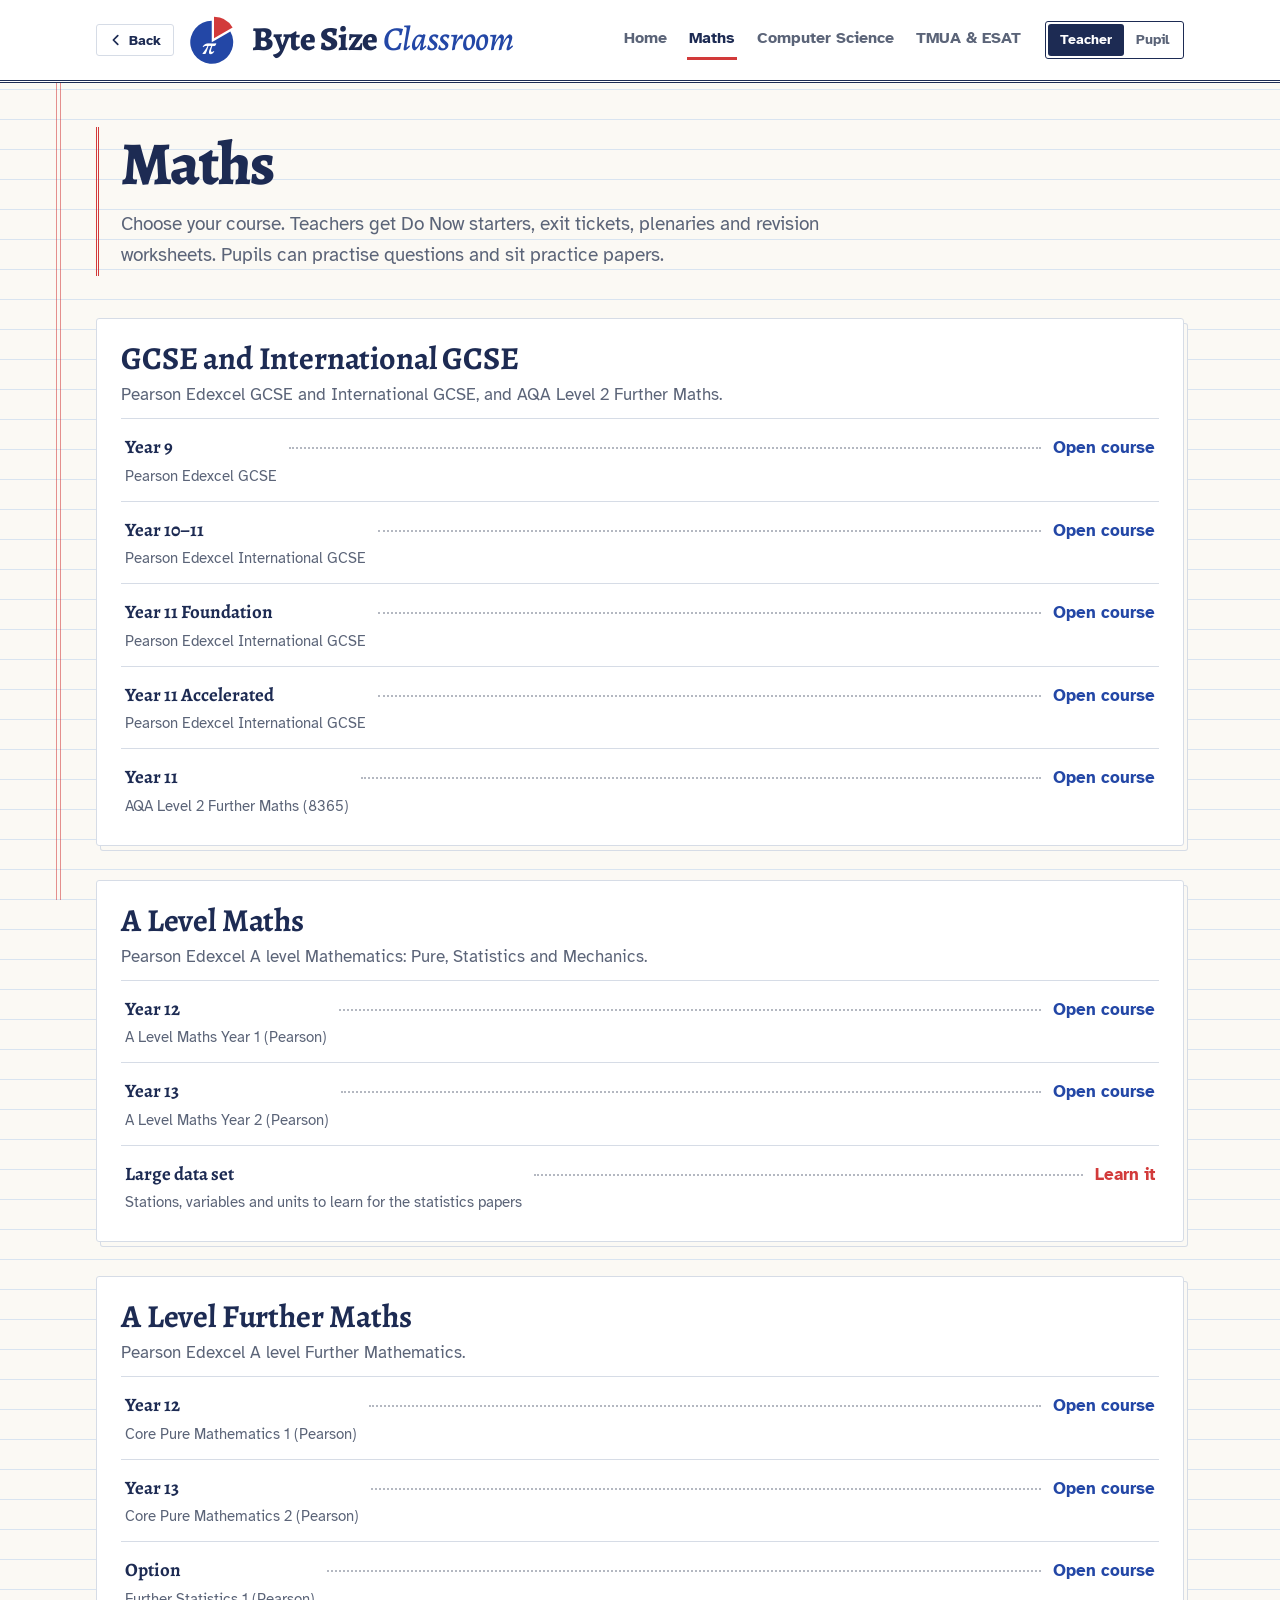
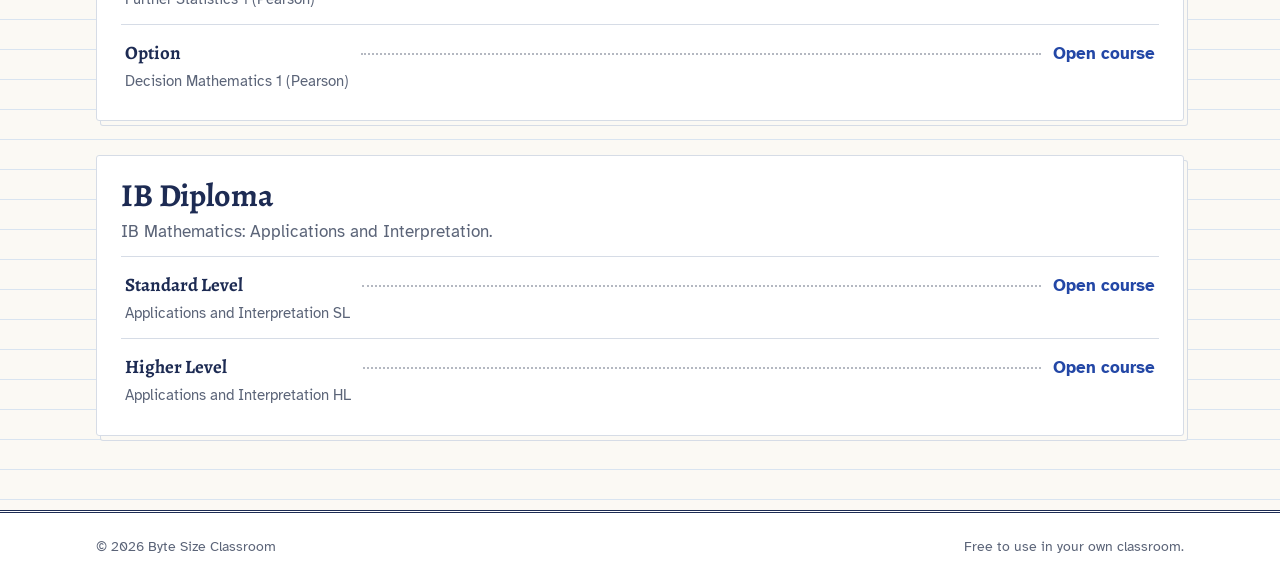
<file: uk.html>
<!doctype html><html lang="en-GB"><head><meta charset="utf-8"><meta name="robots" content="noindex"><title>Byte Size Classroom</title><meta http-equiv="refresh" content="1; url=maths.html"><script>location.replace('maths.html');</script></head><body><p><a href="maths.html">Byte Size Classroom</a></p></body></html>
</file>
<file: style.css>
/* Byte Size — squared exercise-book paper, teal ink, a red margin line */
:root {
  --paper: #f4f7fb;
  --grid: #dfe7f1;
  --surface: #ffffff;
  --ink: #172036;
  --muted: #55607a;
  --line: #d3dbe8;
  --pri: #0b7a75;        /* teal ink */
  --pri-deep: #075e5a;
  --pri-soft: #dcefed;
  --red: #d6453b;        /* exercise-book margin */
  --hi: #f2b53a;         /* highlighter, used in diagrams and focus rings */
  --ok: #1d8049; --ok-soft: #e1f2e7; --bad: #c2412d;
  --sec: var(--pri); --sec-soft: var(--pri-soft); --bg: var(--paper);
  --serif: "STIX Two Text", "Cambria Math", Cambria, Georgia, serif;
  --body: "Atkinson Hyperlegible", "Segoe UI", Arial, sans-serif;
  --mono: "IBM Plex Mono", ui-monospace, Menlo, Consolas, monospace;
  --display: var(--serif);
  --radius: 10px;
  --sq: 24px;
  --on-pri: #ffffff;
}
@media (prefers-color-scheme: dark) {
  :root:not([data-theme="light"]) {
    --paper: #0f1622; --grid: #18222f; --surface: #161f2c; --ink: #e9eef6; --muted: #9aa6ba; --line: #2a3546;
    --pri: #4cc3bb; --pri-deep: #7fd8d1; --on-pri: #0f1622; --pri-soft: #133331; --red: #ff7a6e; --ok: #5fd08e; --ok-soft: #12291c; --bad: #ff8a73;
    color-scheme: dark;
  }
}
:root[data-theme="dark"] {
  --paper: #0f1622; --grid: #18222f; --surface: #161f2c; --ink: #e9eef6; --muted: #9aa6ba; --line: #2a3546;
  --pri: #4cc3bb; --pri-deep: #7fd8d1; --on-pri: #0f1622; --pri-soft: #133331; --red: #ff7a6e; --ok: #5fd08e; --ok-soft: #12291c; --bad: #ff8a73;
  color-scheme: dark;
}

* { box-sizing: border-box; }
[hidden] { display: none !important; }
html { -webkit-text-size-adjust: 100%; }
body {
  margin: 0; color: var(--ink); font-family: var(--body); font-size: 1.0625rem; line-height: 1.6;
  background-color: var(--paper);
  background-image: linear-gradient(var(--grid) 1px, transparent 1px), linear-gradient(90deg, var(--grid) 1px, transparent 1px);
  background-size: var(--sq) var(--sq);
}
a { color: var(--pri); text-underline-offset: 3px; }
:focus-visible { outline: 3px solid var(--hi); outline-offset: 2px; }
.wrap { max-width: 70rem; margin: 0 auto; padding-left: max(16px, env(safe-area-inset-left, 0px)); padding-right: max(16px, env(safe-area-inset-right, 0px)); }

/* Header */
.site-header { background: var(--surface); border-bottom: 2px solid var(--ink); }
.site-header .wrap { display: flex; flex-wrap: wrap; align-items: center; justify-content: space-between; gap: 12px 28px; padding-block: 14px; }
.header-left { display: flex; align-items: center; gap: 14px; }
.brand { display: inline-flex; align-items: center; gap: 12px; color: var(--ink) !important; text-decoration: none; font-family: var(--serif); font-weight: 700; font-size: clamp(1.6rem, 3.4vw, 2.1rem); letter-spacing: -0.01em; line-height: 1; }
.brand .mark { width: clamp(42px, 6vw, 52px); height: auto; flex: none; }
.mark .pie { fill: var(--pri); }
.mark .bite { fill: var(--red); }
.mark .pi { fill: var(--surface); font-family: var(--serif); font-style: italic; font-weight: 700; }
.site-header nav ul { list-style: none; display: flex; flex-wrap: wrap; gap: 4px 18px; margin: 0; padding: 0; }
.site-header nav a { display: inline-block; font-weight: 700; font-size: 1rem; color: var(--muted) !important; text-decoration: none; padding: 6px 2px; border-bottom: 3px solid transparent; }
.site-header nav a:hover { color: var(--ink) !important; }
.site-header nav a[aria-current="page"] { color: var(--ink) !important; border-bottom-color: var(--red); }
.back { display: inline-flex; align-items: center; gap: 6px; font-family: var(--body); font-weight: 700; font-size: 0.9rem; color: var(--ink); background: var(--surface); border: 1px solid var(--line); border-radius: 999px; padding: 6px 12px; cursor: pointer; }
.back:hover { border-color: var(--ink); }
.back svg { width: 14px; height: 14px; }

/* Type */
h1, h2, h3 { font-family: var(--serif); line-height: 1.12; text-wrap: balance; margin: 0; }
h1 { font-size: clamp(2.3rem, 5.6vw, 3.8rem); font-weight: 700; letter-spacing: -0.01em; }
h2 { font-size: clamp(1.45rem, 2.8vw, 1.95rem); font-weight: 700; }
h3 { font-size: 1.2rem; font-weight: 700; }
.lede { font-size: 1.2rem; color: var(--muted); max-width: 40rem; margin: 0; }
.eyebrow { font-weight: 700; font-size: 0.95rem; color: var(--pri); margin: 0; }
.note { font-size: 0.92rem; color: var(--muted); }

/* Hero: the page title sits against the red margin line of an exercise book */
.hero { margin-block: 44px 16px; padding: 6px 0 6px 22px; border-left: 3px solid var(--red); display: grid; gap: 14px; }
section { padding-block: 26px; }
.section-head { display: flex; flex-wrap: wrap; align-items: baseline; justify-content: space-between; gap: 6px 24px; margin-bottom: 18px; }
.section-head p { margin: 0; color: var(--muted); }

/* Home */
.home-hero { position: relative; padding-block: clamp(48px, 9vw, 110px) clamp(28px, 5vw, 56px); display: grid; gap: 22px; justify-items: start; }
.wordmark { display: flex; align-items: center; gap: clamp(14px, 3vw, 28px); margin: 0; font-family: var(--serif); font-weight: 700; font-size: clamp(3.4rem, 12vw, 8.5rem); line-height: 0.95; letter-spacing: -0.02em; }
.wordmark .mark { width: clamp(84px, 17vw, 190px); height: auto; flex: none; }
.home-hero .lede { font-size: clamp(1.15rem, 2.2vw, 1.4rem); max-width: 34rem; color: var(--ink); }
.subjects-grid { display: grid; grid-template-columns: repeat(auto-fit, minmax(17rem, 1fr)); gap: 20px; }
.subject { display: grid; gap: 10px; align-content: start; padding: 26px 26px 24px; background: var(--surface); border: 1px solid var(--line); border-top: 6px solid var(--pri); border-radius: 4px var(--radius) var(--radius) 4px; text-decoration: none; color: var(--ink) !important; }
a.subject:hover { border-color: var(--pri); box-shadow: 0 0 0 1px var(--pri); }
.subject p { margin: 0; color: var(--muted); }
.subject .go { font-weight: 700; color: var(--pri); }
.subject.soon { border-top-color: var(--line); }
.subject.soon .go { color: var(--muted); }
.subject .sym { font-family: var(--serif); font-style: italic; font-size: 2.6rem; line-height: 1; color: var(--pri); }
.subject.soon .sym { color: var(--muted); }
.tools-explained { display: grid; grid-template-columns: repeat(auto-fit, minmax(15rem, 1fr)); gap: 16px 28px; margin: 0; padding: 0; list-style: none; }
.tools-explained li { display: grid; gap: 4px; align-content: start; }
.tools-explained p { margin: 0; color: var(--muted); }

/* Course catalogue: a contents page */
.catalogue { display: grid; gap: 34px; }
.level { background: var(--surface); border: 1px solid var(--line); border-radius: var(--radius); padding: 22px 24px 14px; }
.level > h2 { margin-bottom: 4px; }
.level > p { margin: 0 0 10px; color: var(--muted); }
.toc { list-style: none; margin: 0; padding: 0; }
.toc li { border-top: 1px solid var(--line); }
.toc a, .toc .soon-row { display: flex; align-items: baseline; gap: 12px; padding: 13px 4px; text-decoration: none; color: var(--ink) !important; }
.toc a:hover .cname b { color: var(--pri); }
.toc .cname { display: grid; gap: 1px; min-width: 0; }
.toc .cname b { font-size: 1.08rem; }
.toc .cname span { color: var(--muted); font-size: 0.95rem; }
.toc .dots { flex: 1; border-bottom: 2px dotted var(--line); min-width: 24px; transform: translateY(-4px); }
.toc .open { font-weight: 700; color: var(--pri); white-space: nowrap; }
.toc .soon-row { color: var(--muted) !important; }
.toc .soon-row .cname b { color: var(--muted); font-weight: 700; }
.toc .later { font-size: 0.9rem; white-space: nowrap; }
.toc .extra .open { color: var(--red); }

/* Course page: activity tabs */
.modes { display: flex; flex-wrap: wrap; gap: 8px; margin: 0 0 14px; }
.modes a { font-weight: 700; text-decoration: none; padding: 9px 18px; border-radius: 999px; border: 2px solid var(--ink); color: var(--ink) !important; background: var(--surface); }
.modes a:hover { background: var(--pri-soft); }
.modes a[aria-current="page"] { background: var(--ink); color: var(--surface) !important; }
.mode-lede { margin: 0 0 18px; color: var(--muted); max-width: 46rem; }

.band { background: var(--ink); color: var(--surface); border-radius: var(--radius); padding: 30px; display: flex; flex-wrap: wrap; align-items: center; justify-content: space-between; gap: 20px; }
.band h2 { color: var(--surface); }
.band p { margin: 6px 0 0; color: var(--surface); opacity: .8; max-width: 38rem; }
.btn { display: inline-block; font-weight: 700; text-decoration: none; padding: 10px 18px; border-radius: 999px; background: var(--pri); color: var(--on-pri) !important; border: 0; cursor: pointer; font-family: var(--body); font-size: 1rem; }
.btn:hover { background: var(--pri-deep); }
.band .btn { background: var(--hi); color: #172036 !important; }
.pill { font-size: 0.8rem; font-weight: 700; padding: 3px 10px; border-radius: 999px; background: var(--pri-soft); color: var(--pri-deep); }

footer.site { border-top: 2px solid var(--ink); margin-top: 48px; background: var(--surface); }
footer.site .wrap { padding-block: 22px; display: flex; flex-wrap: wrap; justify-content: space-between; align-items: center; gap: 8px 24px; color: var(--muted); font-size: 0.9rem; }

/* Activity "slides" */
.slides { display: grid; grid-template-columns: repeat(auto-fill, minmax(20rem, 1fr)); gap: 20px; }
.slide { background: var(--surface); border: 1px solid var(--line); border-radius: var(--radius); display: flex; flex-direction: column; min-width: 0; }
.slide header { display: flex; justify-content: space-between; align-items: center; gap: 10px; padding: 14px 18px; background: var(--sec-soft); border-radius: var(--radius) var(--radius) 0 0; }
.slide .tag { font-family: var(--mono); font-size: 0.75rem; font-weight: 600;  color: var(--sec); }
.slide .time { font-family: var(--mono); font-size: 0.75rem; color: var(--muted); white-space: nowrap; }
.slide .body { padding: 18px; display: grid; gap: 12px; flex: 1; }
.slide ol { margin: 0; padding: 0; list-style: none; counter-reset: q; display: grid; gap: 10px; }
.slide li { counter-increment: q; display: grid; grid-template-columns: 2rem 1fr; gap: 4px 6px; align-items: baseline; }
.slide li::before { content: counter(q); font-family: var(--mono); font-weight: 600; font-size: 0.85rem; color: var(--sec); background: var(--sec-soft); width: 1.6rem; height: 1.6rem; border-radius: 6px; display: grid; place-items: center; }
.slide .ans { grid-column: 2; font-weight: 700; color: var(--ok); display: none; }
.slide.show .ans { display: block; }
.slide .ans::before { content: "→ "; }
.slide footer { display: flex; flex-wrap: wrap; gap: 8px; padding: 12px 18px 16px; border-top: 1px solid var(--line); }
.slide footer button { font-family: var(--body); font-weight: 700; font-size: 0.88rem; padding: 6px 12px; border-radius: 999px; border: 1px solid var(--line); background: var(--surface); color: var(--ink); cursor: pointer; }
.slide footer button:hover { border-color: var(--sec); }
.slide footer .present { margin-left: auto; background: var(--ink); color: var(--surface); border-color: var(--ink); }
.slide .reflect { font-style: italic; color: var(--muted); }

/* Presenting full screen for the board */
.slide.presenting { position: fixed; inset: 0; z-index: 50; border-radius: 0; border: 0; overflow: auto; font-size: clamp(1.3rem, 2.6vw, 2.2rem);
  padding-top: env(safe-area-inset-top, 0px); padding-bottom: env(safe-area-inset-bottom, 0px);
  padding-left: env(safe-area-inset-left, 0px); padding-right: env(safe-area-inset-right, 0px); }
.slide.presenting header { border-radius: 0; padding: 0.8em 1.2em; }
.slide.presenting .tag, .slide.presenting .time { font-size: 0.6em; }
.slide.presenting h3 { font-size: 1.6em; }
.slide.presenting .body { padding: 1em 1.2em; gap: 0.8em; align-content: start; }
.slide.presenting ol { gap: 0.7em; }
.slide.presenting li { grid-template-columns: 2.2em 1fr; }
.slide.presenting li::before { width: 1.7em; height: 1.7em; font-size: 0.8em; }
.slide.presenting footer { padding: 0.6em 1.2em 1em; font-size: 1rem; }
body.is-presenting { overflow: hidden; }

/* Plenary ideas */
.ideas { display: grid; grid-template-columns: repeat(auto-fill, minmax(15rem, 1fr)); gap: 16px; }
.idea { background: var(--surface); border: 1px solid var(--line); border-radius: var(--radius); padding: 20px; display: grid; gap: 6px; align-content: start; }
.idea p { margin: 0; color: var(--muted); }
.idea .tag { font-family: var(--mono); font-size: 0.72rem; color: var(--muted);  }

/* TMUA / ESAT */
.facts { display: grid; grid-template-columns: repeat(auto-fit, minmax(19rem, 1fr)); gap: 20px; }
.fact { background: var(--surface); border: 1px solid var(--line); border-radius: var(--radius); padding: 24px; display: grid; gap: 14px; align-content: start; }
.fact dl { display: grid; grid-template-columns: auto 1fr; gap: 8px 16px; margin: 0; }
.fact dt { font-family: var(--mono); font-size: 0.8rem; color: var(--muted); padding-top: 2px; }
.fact dd { margin: 0; font-weight: 700; font-variant-numeric: tabular-nums; }
.fact p { margin: 0; color: var(--muted); font-size: 0.95rem; }

.mcq { background: var(--surface); border: 1px solid var(--line); border-radius: var(--radius); padding: 22px; display: grid; gap: 12px; }
.mcq-list { display: grid; gap: 16px; }
.mcq .tag { font-family: var(--mono); font-size: 0.75rem; font-weight: 600;  color: var(--pri); }
.mcq p { margin: 0; }
.opts { display: flex; flex-wrap: wrap; gap: 8px; }
.opt { font-family: var(--body); font-size: 1rem; padding: 8px 14px; border-radius: 8px; border: 1px solid var(--line); background: var(--bg); color: var(--ink); cursor: pointer; font-variant-numeric: tabular-nums; }
.opt b { font-family: var(--mono); margin-right: 6px; color: var(--muted); }
.opt.right { background: var(--ok-soft); border-color: var(--ok); }
.opt.wrong { border-color: var(--bad); text-decoration: line-through; }
details summary { cursor: pointer; font-weight: 700; color: var(--pri); }
details .sol { margin-top: 8px; padding: 12px 14px; background: var(--bg); border-radius: 8px; }

.tips { max-width: 42rem; display: grid; gap: 10px; padding-left: 1.2rem; margin: 0; }
.note { font-size: 0.92rem; color: var(--muted); }

/* ---------- Tool controls ---------- */
.controls { display: flex; flex-wrap: wrap; align-items: end; gap: 14px 16px; background: var(--surface); border: 1px solid var(--line); border-radius: var(--radius); padding: 18px; margin-bottom: 22px; }
.ctl { display: grid; gap: 6px; min-width: 0; }
.ctl.wide { flex: 1 1 16rem; }
.ctl > span { font-family: var(--mono); font-size: 0.75rem; font-weight: 600;  color: var(--muted); }
.ctl select { font: inherit; font-size: 0.98rem; color: var(--ink); background: var(--bg); border: 1px solid var(--line); border-radius: 8px; padding: 9px 10px; width: 100%; min-width: 0; }
.seg { display: inline-flex; border: 1px solid var(--line); border-radius: 999px; padding: 3px; background: var(--bg); flex-wrap: wrap; }
.seg button { font: inherit; font-weight: 700; font-size: 0.9rem; border: 0; background: none; color: var(--muted); padding: 7px 14px; border-radius: 999px; cursor: pointer; }
.seg button[aria-pressed="true"] { background: var(--sec); color: var(--surface); }

/* ---------- Exam paper ---------- */
.paper .body { gap: 0; padding: 22px 26px; }
.paper-title { font-size: 1.3rem; margin-bottom: 4px; }
.instr { margin: 0 0 8px; color: var(--muted); font-size: 0.95rem; }
.q { display: grid; grid-template-columns: 2.4rem 1fr; gap: 0 10px; padding: 18px 0; border-top: 1px solid var(--line); }
.qnum { font-family: var(--display); font-weight: 700; font-size: 1.1rem; width: 2rem; height: 2rem; border: 2px solid var(--ink); display: grid; place-items: center; border-radius: 4px; }
.qbody { min-width: 0; display: grid; gap: 10px; }
.stem { line-height: 1.7; }
.part { display: grid; grid-template-columns: auto 1fr auto; gap: 4px 10px; align-items: start; }
.part .ptext { grid-column: 2; min-width: 0; line-height: 1.7; }
.part:not(:has(.plabel)) .ptext { grid-column: 1 / 3; }
.plabel { grid-column: 1; font-weight: 700; }
.marks { grid-column: 3; font-weight: 700; white-space: nowrap; align-self: end; }
.ans { grid-column: 1 / -1; display: none; padding: 8px 12px; border-left: 3px solid var(--ok); background: var(--ok-soft); border-radius: 0 6px 6px 0; overflow-x: auto; }
.ans-k { font-family: var(--mono); font-size: 0.75rem; font-weight: 600; letter-spacing: 0.04em; color: var(--muted); margin-right: 6px; }
.paper.show .ans { display: block; }
.total { margin: 2px 0 0; text-align: right; font-weight: 700; font-size: 0.92rem; }
.qtopic { margin: 0; font-family: var(--mono); font-size: 0.75rem; color: var(--muted); display: none; }
.paper.show .qtopic { display: block; }
.qtable { overflow-x: auto; margin: 10px 0; }
.qtable table { border-collapse: collapse; font-variant-numeric: tabular-nums; }
.qtable th, .qtable td { border: 1px solid var(--ink); padding: 6px 14px; text-align: center; }
.qtable th { background: var(--sec-soft); }
.reflect-box { border-top: 1px solid var(--line); padding-top: 16px; display: grid; gap: 8px; }
.reflect-box p { margin: 0; }
.scale { font-family: var(--mono); font-weight: 600; margin-left: 8px; letter-spacing: 0.1em; }
.write-line { border-bottom: 1px dotted var(--muted); height: 2rem; }
mjx-container { max-width: 100%; overflow-x: auto; overflow-y: hidden; vertical-align: middle; }
mjx-container[display="true"] { margin: 0.4em 0 !important; }
.slide.presenting .paper-title { font-size: 1.4em; }
.slide.presenting .qnum { font-size: 1em; width: 1.8em; height: 1.8em; }
.slide.presenting .q { grid-template-columns: 2.4em 1fr; }

/* ---------- Revision ---------- */
.revise-grid { display: grid; grid-template-columns: minmax(0, 1fr) 20rem; gap: 22px; align-items: start; }
@media (max-width: 860px) { .revise-grid { grid-template-columns: 1fr; } }
.revise-card .body { padding-top: 6px; }
.revise-card .q { border-top: 0; }
.rev-actions { align-items: center; }
.rev-actions .btn { font-size: 0.95rem; }
.judge { display: flex; flex-wrap: wrap; align-items: center; gap: 8px; }
.judge[hidden] { display: none !important; }
.judge-q { font-weight: 700; }
.judge .ok { background: var(--ok) !important; color: var(--surface) !important; border-color: var(--ok) !important; }
.judge .no { background: var(--bad) !important; color: #fff !important; border-color: var(--bad) !important; }
.judge .vid { font-weight: 700; }
.rev-actions .skip { margin-left: auto; }
.progress { background: var(--surface); border: 1px solid var(--line); border-radius: var(--radius); padding: 20px; display: grid; gap: 10px; position: sticky; top: 16px; }
.progress h2 { font-size: 1.1rem; }
.progress h3 { font-size: 0.9rem; margin-top: 8px; }
.session { margin: 0; color: var(--muted); }
.plist { list-style: none; margin: 0; padding: 0; display: grid; gap: 10px; }
.prow { display: grid; gap: 4px; padding: 10px 12px; border: 1px solid var(--line); border-radius: 8px; }
.prow-head { display: flex; justify-content: space-between; gap: 8px; font-weight: 700; font-size: 0.95rem; }
.pacc { font-family: var(--mono); font-variant-numeric: tabular-nums; }
.bar { height: 6px; background: var(--bg); border-radius: 3px; overflow: hidden; }
.bar span { display: block; height: 100%; background: var(--sec); }
.pmeta { font-size: 0.82rem; color: var(--muted); }
.plinks { display: flex; gap: 12px; align-items: center; font-size: 0.9rem; font-weight: 700; }
.plinks button { font: inherit; font-weight: 700; color: var(--sec); background: none; border: 0; padding: 0; cursor: pointer; text-decoration: underline; text-underline-offset: 3px; }
.empty { margin: 0; color: var(--muted); font-size: 0.95rem; }
.reset { justify-self: start; font: inherit; font-size: 0.85rem; color: var(--muted); background: none; border: 1px solid var(--line); border-radius: 999px; padding: 5px 12px; cursor: pointer; }

.paper .ans { grid-column: 1 / -1; font-weight: 400; color: var(--ink); }
.paper .ans::before { content: none; }

/* ---------- Diagrams ---------- */
.diagram { margin: 12px 0; display: grid; justify-items: start; gap: 4px; max-width: 100%; overflow-x: auto; }
.diagram svg { max-width: 100%; height: auto; display: block; }
.diagram figcaption { font-size: 0.75rem; color: var(--muted); font-style: italic; }
.dg { color: var(--ink); font-family: var(--body); }
.dg text { fill: currentColor; font-size: 13px; }
.dg text.it { font-style: italic; font-family: "Times New Roman", Georgia, serif; font-size: 15px; }
.dg .ln, .dg .ax { stroke: currentColor; stroke-width: 1.5; fill: none; }
.dg .ax { stroke-width: 1.2; }
.dg .grid { stroke: var(--line); stroke-width: 1; }
.dg .thin { stroke: currentColor; stroke-width: 1.2; fill: none; }
.dg .dash { stroke: currentColor; stroke-width: 1.2; stroke-dasharray: 5 4; fill: none; }
.dg .curve { stroke: var(--sec); stroke-width: 2.2; fill: none; }
.dg .curvedash { stroke: var(--sec); stroke-width: 1.5; stroke-dasharray: 5 4; fill: none; }
.dg .accent { stroke: var(--sec); stroke-width: 2.2; fill: none; }
.dg .accentdash { stroke: var(--sec); stroke-width: 1.6; stroke-dasharray: 5 4; fill: none; }
.dg .shade { fill: var(--sec); fill-opacity: 0.18; stroke: none; }
.dg .trap { fill: var(--sec); fill-opacity: 0.14; stroke: var(--sec); stroke-width: 1; }
.dg .shape { fill: var(--sec-soft); stroke: currentColor; stroke-width: 1.5; stroke-linejoin: round; }
.dg .cell { fill: var(--sec); fill-opacity: 0.06; stroke: var(--sec); stroke-width: 1.6; }
.dg .pt { fill: currentColor; }
.dg .hollow { fill: var(--surface); stroke: currentColor; stroke-width: 2; }
.dg .node { fill: var(--surface); stroke: currentColor; stroke-width: 1.6; }
.dg .nodet { font-weight: 700; }
.dg .wlab { fill: var(--surface); stroke: var(--line); }
.dg .setA, .dg .setB { fill: var(--sec); fill-opacity: 0.08; stroke: currentColor; stroke-width: 1.5; }
.dg .box { fill: var(--sec-soft); stroke: currentColor; stroke-width: 1.5; }
.dg .seg { stroke: var(--sec); stroke-width: 1.4; }
.dg .ahead { fill: currentColor; }
.maxmark { margin: 0; font-weight: 700; text-align: right; font-size: 0.92rem; }
.slide.presenting .diagram svg { width: min(100%, 520px); }
.dg .aheads { fill: var(--sec); }
.dg .arc { stroke: currentColor; stroke-width: 1.2; fill: none; }
.dg .bar { fill: var(--sec); fill-opacity: 0.22; stroke: var(--sec); stroke-width: 1.4; }
.dg .image { fill: var(--hi); fill-opacity: 0.45; stroke: currentColor; stroke-width: 1.5; }
.dg .slice { stroke: var(--surface); stroke-width: 2; }
.dg .s0 { fill: var(--sec); fill-opacity: 0.45; } .dg .s1 { fill: var(--sec); fill-opacity: 0.25; }
.dg .s2 { fill: var(--hi); fill-opacity: 0.7; } .dg .s3 { fill: var(--sec); fill-opacity: 0.12; }


/* Home hero: a plotted curve on the squared paper */
.hero-plot { position: absolute; right: 0; bottom: 0; width: min(44%, 500px); height: auto; pointer-events: none; }
.hero-plot .ax { stroke: var(--ink); stroke-opacity: .35; stroke-width: 1.5; }
.hero-plot .curve { fill: none; stroke: var(--pri); stroke-width: 3; stroke-linecap: round; stroke-linejoin: round; }
.hero-plot .pt { fill: var(--red); }
.home-hero > :not(.hero-plot) { position: relative; }
@media (max-width: 760px) { .hero-plot { display: none; } }
.slide footer .btn { background: var(--pri); color: var(--on-pri) !important; border-color: var(--pri); }
.slide footer .btn:hover { background: var(--pri-deep); }
.ctl > span { font-family: var(--body); font-size: 0.85rem; font-weight: 700; }

/* Name: Classroom set like a variable */
.brand .cls, .wordmark .cls { font-style: italic; font-weight: 400; color: var(--pri); }
.brand .bname { white-space: nowrap; }
@media (max-width: 420px) { .brand { font-size: 1.45rem; } }
.wordmark .wm-text { display: grid; }
.wordmark .cls { font-size: 0.42em; line-height: 1.1; padding-left: 0.08em; }

/* Plenaries: each card makes an activity */
button.idea { font: inherit; text-align: left; color: var(--ink); cursor: pointer; }
button.idea:hover { border-color: var(--pri); box-shadow: 0 0 0 1px var(--pri); }
button.idea[aria-pressed="true"] { border-color: var(--pri); box-shadow: 0 0 0 2px var(--pri); background: var(--pri-soft); }
.idea .use { font-weight: 700; color: var(--pri); margin-top: 4px; }
#plenary-stage { margin-top: 22px; scroll-margin-top: 16px; }
.plenary .pl-list { margin: 8px 0 0; padding-left: 1.4rem; display: grid; gap: 14px; font-size: 1.1rem; }
.plenary .pl-list b { font-family: var(--serif); font-size: 1.4em; color: var(--pri); margin-right: 4px; }
.pl-opts { list-style: none; margin: 6px 0 0; padding: 0; display: grid; grid-template-columns: repeat(auto-fit, minmax(16rem, 1fr)); gap: 10px; }
.pl-opts li span { min-width: 0; overflow-x: auto; }
.pl-opts li { border: 2px solid var(--line); border-radius: 8px; padding: 10px 14px; font-size: 1.1rem; font-variant-numeric: tabular-nums; }
.pl-opts b { font-family: var(--serif); margin-right: 8px; color: var(--pri); }
.plenary.show .pl-opts li.right { border-color: var(--ok); background: var(--ok-soft); }
.plenary .student { border-left: 3px solid var(--red); padding: 4px 14px; margin-top: 10px; }
.plenary .student p { margin: 0 0 4px; }
.plenary .student ul { margin: 0; padding-left: 1.1rem; display: grid; gap: 4px; }
.qtable table.tl { width: 100%; }
.qtable table.tl td:first-child, .qtable table.tl th:first-child { text-align: left; }
.qtable table.tl td:not(:first-child) { width: 4.5rem; }
.qtable table.tl th:nth-child(2) { color: var(--bad); } .qtable table.tl th:nth-child(3) { color: #b7791f; } .qtable table.tl th:nth-child(4) { color: var(--ok); }
.slide.presenting .pl-opts li { font-size: 1em; }
.slide.plenary li { display: block; counter-increment: none; }
.slide.plenary li::before { content: none; }
.slide.plenary .pl-opts li { display: flex; align-items: baseline; gap: 4px; }
.slide.plenary .pl-list { list-style: none; }
.pl-back { margin: 0 0 14px; }
#plenary-stage { margin-top: 0; }

/* Teacher or pupil */
.header-right { display: flex; flex-wrap: wrap; align-items: center; gap: 10px 22px; }
.role-switch { display: inline-flex; border: 2px solid var(--ink); border-radius: 999px; padding: 2px; background: var(--surface); }
.role-switch button { font: inherit; font-weight: 700; font-size: 0.88rem; border: 0; background: none; color: var(--muted); padding: 5px 12px; border-radius: 999px; cursor: pointer; }
.role-switch button[aria-pressed="true"] { background: var(--ink); color: var(--surface); }
.role-ask h2 { font-size: clamp(1.7rem, 3.6vw, 2.5rem); margin-bottom: 18px; }
.role-choices { display: grid; grid-template-columns: repeat(auto-fit, minmax(16rem, 1fr)); gap: 20px; }
.role-choice { font: inherit; text-align: left; cursor: pointer; display: grid; gap: 8px; align-content: start; padding: 26px; background: var(--surface); color: var(--ink); border: 2px solid var(--ink); border-radius: var(--radius); }
.role-choice b { font-family: var(--serif); font-size: 1.6rem; }
.role-choice > span:not(.sym) { color: var(--muted); }
.role-choice .sym { font-family: var(--serif); font-style: italic; font-size: 2.6rem; line-height: 1; color: var(--pri); }
.role-choice:hover { background: var(--pri-soft); }
.cta { margin: 22px 0 0; }

/* Practice paper */
.exam-top { display: flex; flex-wrap: wrap; justify-content: space-between; align-items: center; gap: 10px 20px; margin-bottom: 4px; }
.clock { display: flex; align-items: center; gap: 12px; }
.clock span { font-family: var(--serif); font-size: 1.8rem; font-weight: 700; font-variant-numeric: tabular-nums; min-width: 5ch; text-align: right; }
.exam.timeup .clock span { color: var(--bad); }
.selfmark { display: flex; align-items: center; gap: 8px; justify-self: end; font-weight: 700; font-size: 0.95rem; }
.selfmark input { width: 4.2rem; font: inherit; padding: 4px 8px; border: 2px solid var(--pri); border-radius: 6px; background: var(--surface); color: var(--ink); }
.score { margin-top: 18px; padding: 14px 16px; border-radius: 8px; background: var(--pri-soft); display: flex; flex-wrap: wrap; gap: 6px 16px; align-items: baseline; }
.score b { font-family: var(--serif); font-size: 1.3rem; }

@media print {
  .site-header, footer.site, .controls, .modes, .mode-lede, .hero, .slide footer, #plenaries, #past-papers, .progress, .clock .btn { display: none !important; }
  body { background: #fff; }
  .slide { border: 0; }
  .slide header { background: none; padding-left: 0; }
  .q { break-inside: avoid; }
}

/* Extension question for early finishers (Do Now / Exit ticket) */
.ext-block { margin-top: 18px; border: 2px dashed var(--pri); border-radius: 10px; padding: 4px 14px 0; background: color-mix(in srgb, var(--pri) 5%, transparent); }
.ext-head { margin: 10px 0 0; font-weight: 700; color: var(--ink); }
.ext-badge { display: inline-block; font-family: var(--mono); font-size: 0.72rem; letter-spacing: 0.04em; text-transform: uppercase; background: var(--pri); color: var(--on-pri, #fff); border-radius: 4px; padding: 2px 7px; margin-right: 6px; vertical-align: 1px; }
.ext-block .q { border-top: 0; }
.ext-block .qnum { border-color: var(--pri); color: var(--pri); }
@media print { .ext-block { background: none; } }

/* Multi-topic picker */
.tpick-wrap { position: relative; }
.tpick { font: inherit; font-size: 0.98rem; color: var(--ink); background: var(--bg); border: 1px solid var(--line); border-radius: 8px; padding: 9px 34px 9px 10px; width: 100%; min-width: 0; text-align: left; cursor: pointer; white-space: nowrap; overflow: hidden; text-overflow: ellipsis; position: relative;
  background-image: linear-gradient(45deg, transparent 50%, var(--muted) 50%), linear-gradient(135deg, var(--muted) 50%, transparent 50%); background-position: calc(100% - 17px) 55%, calc(100% - 12px) 55%; background-size: 5px 5px; background-repeat: no-repeat; }
.tpick[aria-expanded="true"] { border-color: var(--pri); box-shadow: 0 0 0 2px color-mix(in srgb, var(--pri) 25%, transparent); }
.tpanel { position: absolute; z-index: 40; top: calc(100% + 6px); left: 0; width: min(640px, calc(100vw - 32px)); background: var(--bg); border: 1px solid var(--line); border-radius: 10px; box-shadow: 0 12px 32px rgba(0,0,0,.18); display: flex; flex-direction: column; max-height: min(70vh, 560px); }
.tpanel[hidden] { display: none; }
.tp-top { display: flex; justify-content: space-between; align-items: baseline; gap: 12px; padding: 12px 14px 8px; border-bottom: 1px solid var(--line); flex-wrap: wrap; }
.tp-count { font-size: 0.85rem; color: var(--muted); }
.tp-groups { overflow-y: auto; padding: 6px 14px 10px; }
.tp-group { border: 0; margin: 8px 0 0; padding: 0; }
.tp-group legend { padding: 0; margin-bottom: 2px; }
.tp-item { display: flex; gap: 8px; align-items: flex-start; padding: 5px 4px; border-radius: 6px; cursor: pointer; line-height: 1.3; }
.tp-item:hover { background: var(--pri-soft, rgba(0,0,0,.04)); }
.tp-item input { margin-top: 2px; accent-color: var(--pri); width: 16px; height: 16px; flex: none; }
.tp-g { font-weight: 700; font-size: 0.9rem; color: var(--pri-deep, var(--pri)); }
.tp-group .tp-item:not(.tp-g) { margin-left: 22px; }
.tp-foot { display: flex; justify-content: space-between; gap: 10px; padding: 10px 14px; border-top: 1px solid var(--line); }
.tp-clear { font: inherit; font-size: 0.9rem; background: none; border: 1px solid var(--line); border-radius: 999px; padding: 7px 14px; color: var(--ink); cursor: pointer; }
.tp-clear:hover { border-color: var(--pri); }
@media (max-width: 640px) { .tpanel { position: fixed; left: 16px; right: 16px; top: auto; bottom: 16px; width: auto; max-height: 75vh; } }

/* Varied question types (Do Now / Exit ticket) */
.vq-kind { display: inline-block; margin: 0 0 8px; font-family: var(--mono); font-size: 0.72rem; font-weight: 600; letter-spacing: 0.04em; text-transform: uppercase; color: var(--pri-deep, var(--pri)); background: var(--pri-soft); border-radius: 4px; padding: 2px 8px; }
.vq-statement { font-size: 1.12rem; font-weight: 700; margin: 4px 0 8px; padding: 10px 14px; border-left: 4px solid var(--pri); background: color-mix(in srgb, var(--pri) 6%, transparent); border-radius: 0 8px 8px 0; }
.vq-claim { margin: 10px 0 6px; padding: 8px 14px; border: 2px dashed var(--line); border-radius: 8px; }
.vq-claim ul { margin: 4px 0 0; padding-left: 1.1rem; display: grid; gap: 4px; }
.vq-answer { font-size: 1.2rem; font-weight: 700; text-align: center; }
.vq-ask { margin: 10px 0 4px; font-weight: 700; }
.vq-opts { margin-bottom: 6px; }
.paper.show .vq-opts li.right { border-color: var(--ok); background: var(--ok-soft); }
.slide.presenting .vq-kind { font-size: 0.6em; }
.slide .vq-opts li, .slide .vq-claim li { counter-increment: none; display: block; }
.slide .vq-opts li::before, .slide .vq-claim li::before { content: none; }
.slide .vq-opts li { display: flex; align-items: baseline; gap: 4px; }
.slide .vq-claim ul { list-style: disc; }
.slide .vq-statements li, .slide .vq-mq li { counter-increment: none; display: flex; gap: 10px; align-items: baseline; }
.slide .vq-statements li::before, .slide .vq-mq li::before { content: none; }
.vq-statements { display: grid; gap: 8px; margin: 6px 0 4px; }
.vq-statements li { border-left: 4px solid var(--pri); background: color-mix(in srgb, var(--pri) 6%, transparent); border-radius: 0 8px 8px 0; padding: 8px 12px; font-weight: 600; }
.vq-statements b, .vq-mq b { font-family: var(--serif); color: var(--pri); }
.vq-mq { display: grid; gap: 8px; margin: 6px 0 10px; }
.vq-mq li { border: 1px solid var(--line); border-radius: 8px; padding: 8px 12px; }
.paper.show .vq-opts li.right { border-color: var(--ok); background: var(--ok-soft); }
</file>
<file: theme.css>
/* theme.css: generated by design.py. Edit design.py, not this file. */
@import url("https://fonts.googleapis.com/css2?family=Alegreya:ital,wght@0,500;0,700;0,800;1,500;1,700&family=Atkinson+Hyperlegible:ital,wght@0,400;0,700;1,400&family=STIX+Two+Text:ital,wght@0,400;0,700;1,400&display=swap");

:root {
  --paper: #FBF9F4;
  --rule: #D9E4F0;
  --margin: #D23A3A;
  --sheet: #FFFFFF;
  --ink: #1D2B53;
  --muted: #5B6478;
  --line: #D6DCE6;
  --pen: #2347A6;
  --pen-deep: #18337C;
  --pen-soft: #E6ECF9;
  --green: #1F7A47;
  --green-soft: #E5F3EA;
  --bad: #B8322A;
  --hi: #F7DB4F;
  --tab: #EFE7D6;
  --head: "Alegreya", "Iowan Old Style", Georgia, serif; --body: "Atkinson Hyperlegible", "Segoe UI", Arial, sans-serif; --serif: "STIX Two Text", "Cambria Math", Cambria, Georgia, serif; --display: "Alegreya", "Iowan Old Style", Georgia, serif; --mono: "Atkinson Hyperlegible", "Segoe UI", Arial, sans-serif; --code: "Cascadia Mono", "SF Mono", Consolas, "Liberation Mono", monospace;
  --pri: var(--pen); --pri-deep: var(--pen-deep); --pri-soft: var(--pen-soft);
  --sec: var(--pen); --sec-soft: var(--pen-soft); --surface: var(--sheet); --bg: var(--paper);
  --red: var(--margin); --ok: var(--green); --ok-soft: var(--green-soft); --grid: var(--rule);
  --on-pri: #ffffff; --radius: 3px; --ruling: 30px;
}
@media (prefers-color-scheme: dark) {
  :root:not([data-theme="light"]) {
    --paper: #141A26;
    --rule: #1D2534;
    --margin: #E06A62;
    --sheet: #1B2231;
    --ink: #E8ECF4;
    --muted: #A2ABBD;
    --line: #2E3850;
    --pen: #8FA9F2;
    --pen-deep: #B7C8F7;
    --pen-soft: #222E4A;
    --green: #6CCB93;
    --green-soft: #16291F;
    --bad: #F08A80;
    --hi: #E9C93B;
    --tab: #232B3B;
    --on-pri: #10162A; color-scheme: dark;
  }
}
:root[data-theme="dark"] {
    --paper: #141A26;
    --rule: #1D2534;
    --margin: #E06A62;
    --sheet: #1B2231;
    --ink: #E8ECF4;
    --muted: #A2ABBD;
    --line: #2E3850;
    --pen: #8FA9F2;
    --pen-deep: #B7C8F7;
    --pen-soft: #222E4A;
    --green: #6CCB93;
    --green-soft: #16291F;
    --bad: #F08A80;
    --hi: #E9C93B;
    --tab: #232B3B;
  --on-pri: #10162A; color-scheme: dark;
}

/* Paper: feint ruling and a red margin line */
body {
  background-color: var(--paper);
  background-image: linear-gradient(to bottom, transparent calc(var(--ruling) - 1px), var(--rule) calc(var(--ruling) - 1px));
  background-size: 100% var(--ruling);
  font-family: var(--body);
}
@media (min-width: 1000px) {
  body::before, body::after { content: ""; position: fixed; top: 0; bottom: 0; width: 1px; background: var(--margin); opacity: .55; pointer-events: none; z-index: 0; }
  body::before { left: 56px; }
  body::after { left: calc(56px + 4px); }
}
body > * { position: relative; z-index: 1; }
body > main { z-index: 2; }  /* menus such as the topic list open over the footer */
::selection { background: var(--hi); color: #1D2B53; }
:focus-visible { outline: 3px solid var(--hi); outline-offset: 2px; }
a { color: var(--pen); text-decoration-thickness: 1px; }

/* Headings carry the personality: a textbook serif, set tight */
h1, h2, h3, .brand, .wordmark, .paper-title, .role-choice b, .clock span, .score b { font-family: var(--head); }
h1 { font-weight: 800; letter-spacing: -0.015em; line-height: 1.02; }
h2 { font-weight: 700; letter-spacing: -0.005em; }
h3 { font-weight: 700; }
.lede, .mode-lede, .section-head p { max-width: 44rem; }
.eyebrow { font-family: var(--head); font-style: italic; font-weight: 500; font-size: 1.05rem; color: var(--muted); }

/* Header: a running head with a double rule */
.site-header { background: var(--sheet); border-bottom: 3px double var(--ink); }
.brand { font-weight: 800; letter-spacing: -0.01em; }
.brand .cls, .wordmark .cls { color: var(--pen); font-weight: 500; }
.mark .pie { fill: var(--pen); }
.mark .bite { fill: var(--margin); }
.site-header nav a { color: var(--muted) !important; }
.site-header nav a[aria-current="page"] { color: var(--ink) !important; border-bottom: 3px solid var(--margin); }
.back { border-radius: var(--radius); background: var(--sheet); }
.role-switch, .role-switch button { border-radius: var(--radius); }
.role-switch { border: 1.5px solid var(--ink); }
.role-switch button[aria-pressed="true"] { background: var(--ink); color: var(--sheet); }

/* Page titles hang off the margin line */
.hero { border-left: 3px double var(--margin); padding-left: 22px; }
.home-hero .lede { color: var(--ink); }
.hero-plot .curve { stroke: var(--pen); stroke-width: 2.6; }
.hero-plot .pt { fill: var(--margin); }
.wordmark { font-weight: 800; letter-spacing: -0.025em; }

/* Teacher or pupil: ruled index cards */
.role-choice, .subject {
  border: 1px solid var(--line); border-radius: var(--radius); background-color: var(--sheet);
  background-image: linear-gradient(var(--margin), var(--margin)), linear-gradient(to bottom, transparent 27px, var(--rule) 27px);
  background-size: 100% 2px, 100% 28px; background-repeat: no-repeat, repeat; background-position: 0 56px, 0 58px;
  box-shadow: 0 1px 0 var(--line), 3px 4px 0 -1px var(--paper), 3px 4px 0 0 var(--line);
}
.role-choice { padding-top: 18px; }
.role-choice .sym, .subject .sym { color: var(--pen); font-family: var(--serif); }
.role-choice:hover, a.subject:hover { background-color: var(--sheet); border-color: var(--ink); box-shadow: 0 1px 0 var(--line), 3px 4px 0 -1px var(--paper), 3px 4px 0 0 var(--ink); }
.subject { border-top: 1px solid var(--line); }

/* Course list: a contents page */
.level { border-radius: var(--radius); background: var(--sheet); border: 1px solid var(--line); box-shadow: 4px 5px 0 -1px var(--paper), 4px 5px 0 0 var(--line); }
.level > h2 { font-size: clamp(1.5rem, 3vw, 2rem); }
.toc .cname b { font-family: var(--head); font-weight: 700; font-size: 1.18rem; }
.toc .dots { border-bottom: 2px dotted var(--muted); opacity: .45; }
.toc .open { color: var(--pen); }
.toc .later { font-family: var(--head); font-style: italic; }

/* Activity modes: index-divider tabs on top of the worksheet controls */
.modes { gap: 4px; margin: 0; padding-left: 10px; align-items: flex-end; }
.modes a {
  border: 1px solid var(--line); border-bottom: 0; border-radius: 8px 8px 0 0; background: var(--tab);
  color: var(--muted) !important; font-family: var(--head); font-size: 1.08rem; font-weight: 700; padding: 8px 18px 7px;
}
.modes a:hover { background: var(--sheet); color: var(--ink) !important; }
.modes a[aria-current="page"] { background: var(--sheet); color: var(--ink) !important; padding-bottom: 11px; margin-bottom: -1px; position: relative; z-index: 2; box-shadow: inset 0 3px 0 var(--margin); }
.modes + .mode-lede, .mode-lede { background: var(--sheet); border: 1px solid var(--line); border-bottom: 0; margin: 0; padding: 14px 18px 4px; max-width: none; border-radius: 0 var(--radius) 0 0; }
.mode-lede + .controls, .modes + .controls { border-top-left-radius: 0; }
.controls { background: var(--sheet); border: 1px solid var(--line); border-top: 0; border-radius: 0 0 var(--radius) var(--radius); padding: 12px 18px 18px; margin-bottom: 26px; }
.ctl > span { font-family: var(--head); font-style: italic; font-weight: 500; font-size: 1rem; color: var(--muted); }
.ctl select, .tpick { border-radius: var(--radius); background-color: var(--paper); border: 1px solid var(--line); }
.seg { border-radius: var(--radius); padding: 2px; background: var(--paper); }
.seg button { border-radius: 2px; }
.seg button[aria-pressed="true"] { background: var(--ink); color: var(--sheet); }
.btn { border-radius: var(--radius); background: var(--pen); font-weight: 700; letter-spacing: .005em; }
.btn:hover { background: var(--pen-deep); }
.band { border-radius: var(--radius); }
.band .btn { background: var(--hi); color: #1D2B53 !important; }
.pill, .tp-clear, .reset { border-radius: var(--radius); }

/* Worksheets: a sheet of paper with another one behind it */
.slide {
  border: 1px solid var(--line); border-radius: var(--radius); background: var(--sheet);
  box-shadow: 5px 6px 0 -1px var(--paper), 5px 6px 0 0 var(--line);
}
.slide header { background: transparent; border-bottom: 1px solid var(--line); border-radius: var(--radius) var(--radius) 0 0; padding: 12px 22px; }
.slide .tag { font-family: var(--head); font-style: italic; font-weight: 500; font-size: .98rem; color: var(--muted); }
.slide .time { font-family: var(--head); font-style: italic; font-size: .98rem; color: var(--muted); }
.slide footer { border-top: 1px solid var(--line); }
.slide footer button { border-radius: var(--radius); }
.slide footer .present { background: var(--ink); border-color: var(--ink); color: var(--sheet); }
.paper .body { padding: 22px 28px; }
.paper-title { font-size: 1.55rem; font-weight: 800; letter-spacing: -0.01em; }
.instr { font-style: italic; }
.q { border-top: 1px solid var(--rule); }
.qnum { font-family: var(--head); font-weight: 800; border: 1.5px solid var(--ink); border-radius: 2px; }
.plabel, .marks { font-family: var(--body); }
.slide li::before { font-family: var(--head); border-radius: 2px; background: transparent; border: 1.5px solid var(--sec); }

/* Answers in the teacher's green pen */
.ans { border-left: 2px solid var(--green); background: var(--green-soft); border-radius: 0; color: var(--ink); }
.ans-k { font-family: var(--head); font-style: italic; font-weight: 700; letter-spacing: 0; font-size: .95rem; color: var(--green); }
.slide .ans { color: var(--green); }
.qtopic { font-family: var(--head); font-style: italic; font-size: .9rem; }

/* Program listings (Computer Science): code written on a sheet pinned to the page */
.qcode { margin: 10px 0; padding: 10px 14px; overflow-x: auto; background: var(--sheet); border: 1px solid var(--line); border-left: 3px solid var(--ink); border-radius: 0; font-family: var(--code); font-size: .92rem; line-height: 1.55; white-space: pre; tab-size: 4; color: var(--ink); }
.qcode .ln { display: inline-block; width: 2.2em; color: var(--muted); user-select: none; }
code.ic { font-family: var(--code); font-size: .92em; background: var(--pen-soft); padding: 0 4px; border-radius: 2px; }
.slide .qcode { font-size: 1.05rem; }

/* Maths Arena homework: an exam answer sheet, with lettered bubbles to fill in */
#arena > .lede { margin: 0 0 22px; }
.ar-grid { list-style: none; margin: 0; padding: 0; display: grid; grid-template-columns: repeat(auto-fill, minmax(15.5rem, 1fr)); gap: 12px; }
.ar-lesson { display: flex; flex-direction: column; gap: 3px; height: 100%; color: var(--ink); background: var(--sheet); border: 1px solid var(--line); border-left: 3px solid var(--margin); border-radius: var(--radius); padding: 12px 14px; }
.ar-pick { display: flex; gap: 8px; margin-top: auto; padding-top: 10px; }
.ar-pick a { flex: 1; text-align: center; padding: 6px 8px; border: 1px solid var(--line); border-radius: var(--radius); background: var(--paper); color: var(--pen); font-weight: 700; text-decoration: none; }
.ar-pick a:hover { border-color: var(--pen); background: var(--pen-soft); }
.ar-tabs { display: flex; gap: 6px; margin: 0 0 16px; border-bottom: 1px solid var(--line); }
.ar-tabs a { padding: 8px 16px; margin-bottom: -1px; border: 1px solid var(--line); border-radius: var(--radius) var(--radius) 0 0; background: var(--tab); color: var(--muted); font-family: var(--head); font-weight: 700; text-decoration: none; }
.ar-tabs a:hover { color: var(--ink); }
.ar-tabs a[aria-current="page"] { background: var(--sheet); color: var(--ink); border-bottom-color: var(--sheet); box-shadow: inset 0 3px 0 var(--margin); }
.ar-num { font-family: var(--head); font-style: italic; color: var(--muted); font-size: .95rem; }
.ar-t { font-family: var(--head); font-weight: 800; font-size: 1.15rem; line-height: 1.2; }
.ar-s { font-size: .9rem; color: var(--muted); }
.ar-head { margin: 0 0 10px; }
.ar-head h2 { margin: 0; }
.ar-kicker { margin: 0; font-family: var(--head); font-style: italic; color: var(--muted); }
.ar-note { color: var(--muted); margin: 0 0 18px; }
.ar-score { display: flex; flex-wrap: wrap; align-items: center; gap: 8px 22px; background: var(--sheet); border: 1px solid var(--line); border-left: 3px solid var(--green); padding: 16px 18px; margin: 0 0 18px; }
.ar-score:focus { outline: none; }
.ar-score p { margin: 2px 0 0; color: var(--muted); }
.ar-big { font-family: var(--head); font-weight: 800; font-size: 2.6rem; line-height: 1; color: var(--green); }
.ar-q { background: var(--sheet); border: 1px solid var(--line); border-radius: var(--radius); padding: 16px 18px; margin: 0 0 14px; }
.ar-q.ok { border-color: var(--green); }
.ar-q.no { border-color: var(--bad); }
.ar-qhead { display: flex; flex-wrap: wrap; align-items: center; gap: 8px 12px; margin-bottom: 8px; }
.ar-qnum { font-family: var(--head); font-weight: 800; min-width: 1.9rem; height: 1.9rem; display: grid; place-items: center; border: 1.5px solid var(--ink); border-radius: 2px; }
.ar-lvl { font-family: var(--head); font-style: italic; color: var(--muted); }
.ar-lvl.l3 { color: var(--ink); background: linear-gradient(transparent 55%, var(--hi) 55%); padding: 0 3px; }
.ar-verdict { margin-left: auto; font-weight: 700; }
.ar-q.ok .ar-verdict { color: var(--green); }
.ar-q.no .ar-verdict { color: var(--bad); }
.ar-text { font-size: 1.08rem; margin: 0 0 12px; max-width: none; }
.ar-opts { display: grid; gap: 6px; }
.ar-opts.two { grid-template-columns: 1fr 1fr; }
@media (max-width: 560px) { .ar-opts.two { grid-template-columns: 1fr; } }
.ar-opt { display: flex; align-items: center; gap: 12px; min-width: 0; text-align: left; font: inherit; color: var(--ink); background: var(--paper); border: 1px solid var(--line); border-radius: var(--radius); padding: 7px 10px; cursor: pointer; }
.ar-opt:hover:not(:disabled) { border-color: var(--ink); }
.ar-opt:disabled { cursor: default; }
.ar-bub { flex: none; width: 28px; height: 28px; border-radius: 50%; border: 1.5px solid var(--ink); display: grid; place-items: center; font-family: var(--head); font-weight: 700; }
.ar-txt { min-width: 0; overflow-wrap: anywhere; font-variant-numeric: tabular-nums; }
.ar-opt.sel { background: var(--sheet); border-color: var(--ink); }
.ar-opt.sel .ar-bub { background: var(--ink); color: var(--sheet); }
.ar-opt.right { background: var(--green-soft); border-color: var(--green); }
.ar-opt.right .ar-bub { background: var(--green); border-color: var(--green); color: var(--sheet); }
.ar-opt.wrong { border-color: var(--bad); }
.ar-opt.wrong .ar-bub { background: var(--bad); border-color: var(--bad); color: var(--sheet); }
.ar-opt.wrong .ar-txt { text-decoration: line-through; }
.ar-why { margin-top: 12px; padding: 10px 12px; border-left: 2px solid var(--green); background: var(--green-soft); }
.ar-bar { position: sticky; bottom: 12px; z-index: 5; display: flex; flex-wrap: wrap; align-items: center; justify-content: space-between; gap: 10px; background: var(--sheet); border: 1.5px solid var(--ink); border-radius: var(--radius); padding: 10px 14px; box-shadow: 4px 5px 0 -1px var(--paper), 4px 5px 0 0 var(--line); }
.ar-row { display: flex; flex-wrap: wrap; align-items: center; gap: 8px; }
.btn.ar-submit { background: var(--hi); color: #1D2B53 !important; }
.btn.ar-submit:hover { background: var(--hi); box-shadow: inset 0 0 0 2px #1D2B53; }
.btn.ar-ghost { background: transparent; color: var(--ink) !important; box-shadow: inset 0 0 0 1.5px var(--ink); }
.btn.ar-ghost:hover { background: var(--pen-soft); }
.ar-warn { color: var(--bad); font-weight: 700; }
.arena-link { display: flex; flex-wrap: wrap; align-items: center; justify-content: space-between; gap: 12px 24px; background: var(--sheet); border: 1px solid var(--line); border-left: 3px solid var(--margin); padding: 18px 20px; margin-bottom: 14px; }
.arena-link p { margin: 0; max-width: 40rem; }
.ar-jump { list-style: none; margin: 0; padding: 0; display: flex; flex-wrap: wrap; gap: 6px; }
.ar-jump a { display: inline-grid; place-items: center; min-width: 2.4rem; height: 2.4rem; padding: 0 6px; border: 1px solid var(--line); border-radius: var(--radius); background: var(--sheet); color: var(--ink); text-decoration: none; font-family: var(--head); font-weight: 700; }
.ar-jump a:hover { border-color: var(--ink); background: var(--pen-soft); }

/* Extension question: a stuck-on slip */
.ext-block { border: 1.5px dashed var(--pen); border-radius: var(--radius); background: var(--pen-soft); }
.ext-badge { font-family: var(--head); font-style: italic; font-weight: 700; text-transform: none; letter-spacing: 0; font-size: .95rem; background: transparent; color: var(--pen); padding: 0; }
.ext-block .qnum { border-color: var(--pen); color: var(--pen); }

/* Varied question types */
.vq-kind { font-family: var(--head); font-style: italic; font-weight: 700; text-transform: none; letter-spacing: 0; font-size: 1rem; background: transparent; color: var(--pen); padding: 0; }
.vq-statement, .vq-statements li { border-left: 3px solid var(--pen); background: var(--pen-soft); border-radius: 0; }
.vq-claim, .vq-mq li, .pl-opts li, .opt { border-radius: var(--radius); }

/* Cards elsewhere */
.idea, .fact, .mcq, .progress, .prow { border-radius: var(--radius); }
.idea .tag, .mcq .tag, .fact dt { font-family: var(--head); font-style: italic; font-size: .95rem; letter-spacing: 0; }
.pacc, .opt b, .scale { font-family: var(--head); }
.tpanel { border-radius: var(--radius); background: var(--sheet); box-shadow: 6px 7px 0 -1px var(--paper), 6px 7px 0 0 var(--line); }

footer.site { border-top: 3px double var(--ink); }

@media print {
  body { background: #fff; }
  body::before, body::after { display: none; }
  .slide { box-shadow: none; }
}
@media (prefers-reduced-motion: reduce) { * { transition: none !important; animation: none !important; } }
</file>
